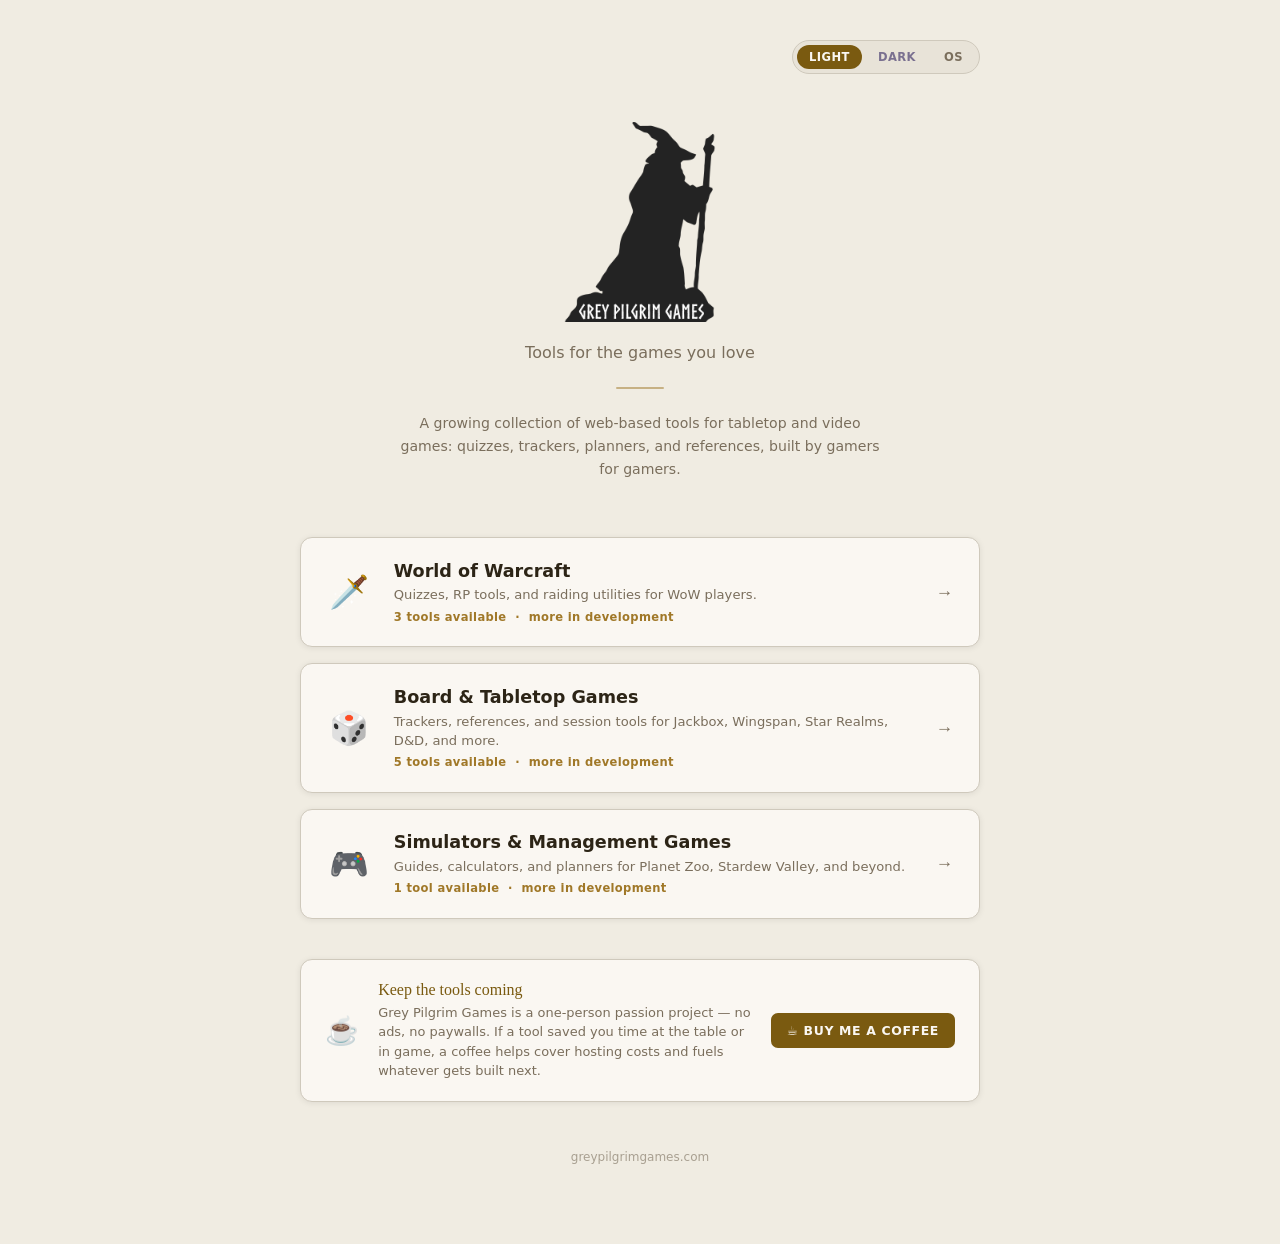
<file: index.html>
<!DOCTYPE html>
<html lang="en" data-theme="light">
<head>
  <meta charset="UTF-8">
  <meta name="viewport" content="width=device-width, initial-scale=1.0">
  <title>Grey Pilgrim Games</title>
    <link rel="stylesheet" href="/assets/css/theme.css">
  <style>
    *, *::before, *::after { box-sizing: border-box; margin: 0; padding: 0; }

    body {
      background: var(--bg);
      color: var(--text);
      font-family: var(--font);
      min-height: 100vh;
      display: flex;
      flex-direction: column;
      align-items: center;
      padding: 2.5rem 1rem 5rem;
      transition: background 0.2s, color 0.2s;
    }

    /* ── Top bar ── */
    #top-bar {
      width: 100%;
      max-width: 680px;
      display: flex;
      justify-content: flex-end;
      margin-bottom: 3rem;
    }

    #theme-bar {
      display: inline-flex;
      gap: 0.25rem;
      background: var(--surface2);
      border: 1px solid var(--border);
      border-radius: 20px;
      padding: 0.25rem;
    }

    #theme-bar button {
      font-family: var(--font-ui);
      font-size: 0.72rem;
      font-weight: 600;
      letter-spacing: 0.04em;
      text-transform: uppercase;
      background: transparent;
      color: var(--text-muted);
      border: none;
      border-radius: 16px;
      padding: 0.3rem 0.75rem;
      cursor: pointer;
      transition: background 0.15s, color 0.15s;
    }

    #theme-bar button.active { background: var(--gold); color: var(--surface); }

    /* ── Hero ── */
    #hero {
      text-align: center;
      margin-bottom: 3.5rem;
      width: 100%;
      max-width: 680px;
    }

    #hero h1 {
      position: absolute;
      width: 1px;
      height: 1px;
      overflow: hidden;
      clip: rect(0,0,0,0);
      white-space: nowrap;
    }

    #hero-logo {
      height: 200px;
      width: auto;
      display: block;
      margin: 0 auto;
    }

    [data-theme="dark"] #hero-logo { filter: invert(1); }

    @media (prefers-color-scheme: dark) {
      [data-theme="os"] #hero-logo { filter: invert(1); }
    }

    #hero .tagline {
      font-family: var(--font-ui);
      font-size: 1rem;
      color: var(--text-muted);
      margin-top: 1.2rem;
      line-height: 1.5;
    }

    #hero .divider {
      width: 48px;
      height: 2px;
      background: var(--gold-dim);
      margin: 1.4rem auto;
      border-radius: 1px;
      opacity: 0.5;
    }

    #hero .about {
      font-family: var(--font-ui);
      font-size: 0.88rem;
      color: var(--text-muted);
      max-width: 480px;
      margin: 0 auto;
      line-height: 1.65;
    }

    /* ── Category cards ── */
    #categories {
      width: 100%;
      max-width: 680px;
      display: flex;
      flex-direction: column;
      gap: 1rem;
    }

    .cat-card {
      background: var(--surface);
      border: 1px solid var(--border);
      border-radius: 12px;
      padding: 1.4rem 1.6rem;
      display: flex;
      align-items: center;
      gap: 1.4rem;
      box-shadow: 0 1px 6px var(--shadow);
      text-decoration: none;
      color: inherit;
      transition: border-color 0.15s, box-shadow 0.15s, transform 0.12s;
    }

    .cat-card:hover {
      border-color: var(--gold-dim);
      box-shadow: 0 4px 16px var(--shadow);
      transform: translateY(-1px);
    }

    .cat-icon {
      font-size: 2rem;
      flex-shrink: 0;
      width: 2.8rem;
      text-align: center;
    }

    .cat-body { flex: 1; }

    .cat-title {
      font-family: var(--font-ui);
      font-size: 1.1rem;
      font-weight: 700;
      color: var(--text);
      margin-bottom: 0.3rem;
    }

    .cat-desc {
      font-family: var(--font-ui);
      font-size: 0.82rem;
      color: var(--text-muted);
      line-height: 1.45;
    }

    .cat-meta {
      font-family: var(--font-ui);
      font-size: 0.72rem;
      color: var(--gold-dim);
      margin-top: 0.35rem;
      font-weight: 600;
      letter-spacing: 0.03em;
    }

    .cat-arrow {
      font-size: 1.1rem;
      color: var(--text-muted);
      flex-shrink: 0;
    }

    /* ── Ko-fi support card ── */
    .support-wrap {
      width: 100%;
      max-width: 680px;
      margin-top: 2.5rem;
    }
    .support-card {
      background: var(--surface);
      border: 1px solid var(--border);
      border-radius: 12px;
      padding: 1.3rem 1.5rem;
      display: flex;
      align-items: center;
      gap: 1.2rem;
      box-shadow: 0 1px 6px var(--shadow);
    }
    .support-icon { font-size: 1.7rem; flex-shrink: 0; }
    .support-body { flex: 1; }
    .support-title {
      font-family: var(--font);
      font-size: 1rem;
      color: var(--gold);
      margin-bottom: 0.25rem;
    }
    .support-text {
      font-family: var(--font-ui);
      font-size: 0.81rem;
      color: var(--text-muted);
      line-height: 1.5;
    }
    .support-btn {
      flex-shrink: 0;
      display: inline-block;
      background: var(--gold);
      color: var(--surface);
      font-family: var(--font-ui);
      font-size: 0.78rem;
      font-weight: 700;
      letter-spacing: 0.05em;
      text-transform: uppercase;
      text-decoration: none;
      border-radius: 7px;
      padding: 0.6rem 1rem;
      white-space: nowrap;
      transition: opacity 0.15s;
    }
    .support-btn:hover { opacity: 0.82; }
    @media (max-width: 520px) {
      .support-card { flex-wrap: wrap; }
      .support-btn  { width: 100%; text-align: center; }
    }

    /* ── Footer ── */
    footer {
      margin-top: 3rem;
      font-family: var(--font-ui);
      font-size: 0.75rem;
      color: var(--text-muted);
      opacity: 0.6;
      text-align: center;
    }
  </style>
  <link rel="icon" type="image/x-icon"       href="/favicon.ico">
  <link rel="icon" type="image/png" sizes="32x32" href="/assets/icons/favicon-32x32.png">
  <link rel="icon" type="image/png" sizes="16x16" href="/assets/icons/favicon-16x16.png">
  <link rel="apple-touch-icon" sizes="180x180"    href="/assets/icons/apple-touch-icon.png">
</head>
<body>

<div id="top-bar">
  <div id="theme-bar">
    <button data-theme="light" class="active">Light</button>
    <button data-theme="dark">Dark</button>
    <button data-theme="os">OS</button>
  </div>
</div>

<div id="hero">
  <h1>Grey Pilgrim Games</h1>
  <img id="hero-logo" src="/assets/img/grey-pilgrim-games-nobg-1000px.png" alt="Grey Pilgrim Games">
  <p class="tagline">Tools for the games you love</p>
  <div class="divider"></div>
  <p class="about">A growing collection of web-based tools for tabletop and video games: quizzes, trackers, planners, and references, built by gamers for gamers.</p>
</div>

<div id="categories">

  <a class="cat-card" href="/wow/">
    <div class="cat-icon">🗡️</div>
    <div class="cat-body">
      <div class="cat-title">World of Warcraft</div>
      <div class="cat-desc">Quizzes, RP tools, and raiding utilities for WoW players.</div>
      <div class="cat-meta">3 tools available &nbsp;·&nbsp; more in development</div>
    </div>
    <div class="cat-arrow">→</div>
  </a>

  <a class="cat-card" href="/boardgames/">
    <div class="cat-icon">🎲</div>
    <div class="cat-body">
      <div class="cat-title">Board &amp; Tabletop Games</div>
      <div class="cat-desc">Trackers, references, and session tools for Jackbox, Wingspan, Star Realms, D&amp;D, and more.</div>
      <div class="cat-meta">5 tools available &nbsp;·&nbsp; more in development</div>
    </div>
    <div class="cat-arrow">→</div>
  </a>

  <a class="cat-card" href="/simulators/">
    <div class="cat-icon">🎮</div>
    <div class="cat-body">
      <div class="cat-title">Simulators &amp; Management Games</div>
      <div class="cat-desc">Guides, calculators, and planners for Planet Zoo, Stardew Valley, and beyond.</div>
      <div class="cat-meta">1 tool available &nbsp;·&nbsp; more in development</div>
    </div>
    <div class="cat-arrow">→</div>
  </a>

</div>

<div class="support-wrap">
  <div class="support-card">
    <div class="support-icon">☕</div>
    <div class="support-body">
      <div class="support-title">Keep the tools coming</div>
      <p class="support-text">Grey Pilgrim Games is a one-person passion project — no ads, no paywalls. If a tool saved you time at the table or in game, a coffee helps cover hosting costs and fuels whatever gets built next.</p>
    </div>
    <a class="support-btn" href="https://ko-fi.com/radagastirl" target="_blank" rel="noopener">☕ Buy me a coffee</a>
  </div>
</div>

<footer>greypilgrimgames.com</footer>

  <script src="/assets/js/theme.js" defer></script>
</body>
</html>
</file>
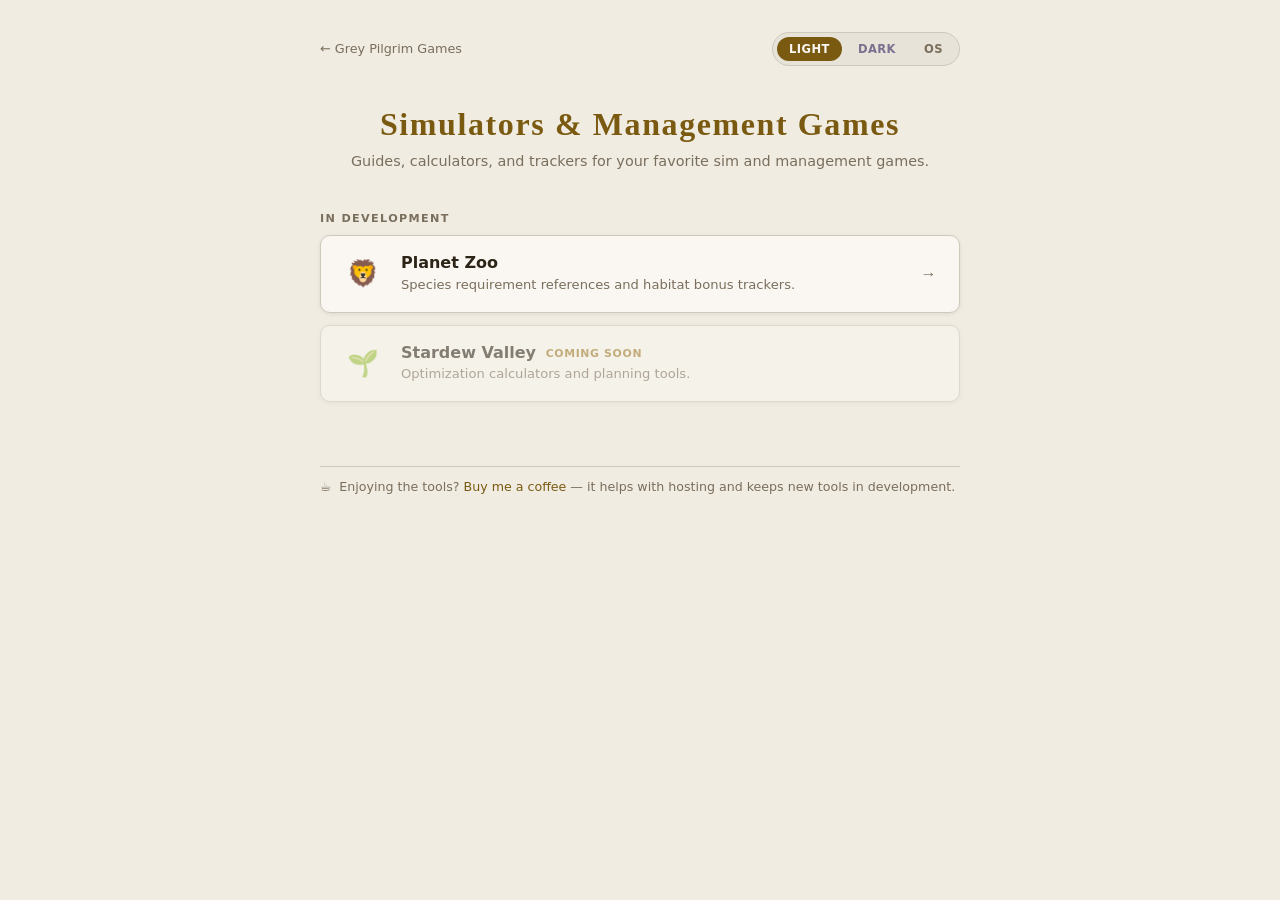
<file: simulators/index.html>
<!DOCTYPE html>
<html lang="en" data-theme="light">
<head>
  <meta charset="UTF-8">
  <meta name="viewport" content="width=device-width, initial-scale=1.0">
  <title>Simulators & Management Games — Grey Pilgrim Games</title>
    <link rel="stylesheet" href="/assets/css/theme.css">
  <style>
    *, *::before, *::after { box-sizing: border-box; margin: 0; padding: 0; }

    body {
      background: var(--bg);
      color: var(--text);
      font-family: var(--font);
      min-height: 100vh;
      display: flex;
      flex-direction: column;
      align-items: center;
      padding: 2rem 1rem 4rem;
      transition: background 0.2s, color 0.2s;
    }

    nav {
      width: 100%;
      max-width: 640px;
      display: flex;
      justify-content: space-between;
      align-items: center;
      margin-bottom: 2.5rem;
    }

    nav a {
      font-family: var(--font-ui);
      font-size: 0.8rem;
      color: var(--text-muted);
      text-decoration: none;
    }

    nav a:hover { color: var(--gold); }

    #theme-bar {
      display: inline-flex;
      gap: 0.25rem;
      background: var(--surface2);
      border: 1px solid var(--border);
      border-radius: 20px;
      padding: 0.25rem;
    }

    #theme-bar button {
      font-family: var(--font-ui);
      font-size: 0.72rem;
      font-weight: 600;
      letter-spacing: 0.04em;
      text-transform: uppercase;
      background: transparent;
      color: var(--text-muted);
      border: none;
      border-radius: 16px;
      padding: 0.3rem 0.75rem;
      cursor: pointer;
      transition: background 0.15s, color 0.15s;
    }

    #theme-bar button.active { background: var(--gold); color: var(--surface); }

    header {
      text-align: center;
      margin-bottom: 2.5rem;
      width: 100%;
      max-width: 640px;
    }

    header h1 {
      font-size: 2rem;
      color: var(--gold);
      letter-spacing: 0.05em;
    }

    header p {
      color: var(--text-muted);
      font-family: var(--font-ui);
      font-size: 0.9rem;
      margin-top: 0.5rem;
      line-height: 1.5;
    }

    .section-label {
      font-family: var(--font-ui);
      font-size: 0.7rem;
      font-weight: 700;
      text-transform: uppercase;
      letter-spacing: 0.12em;
      color: var(--text-muted);
      width: 100%;
      max-width: 640px;
      margin-bottom: 0.6rem;
    }

    .card-list {
      width: 100%;
      max-width: 640px;
      display: flex;
      flex-direction: column;
      gap: 0.75rem;
      margin-bottom: 2.5rem;
    }

    .card {
      background: var(--surface);
      border: 1px solid var(--border);
      border-radius: 10px;
      padding: 1.1rem 1.4rem;
      display: flex;
      align-items: center;
      gap: 1.2rem;
      box-shadow: 0 1px 4px var(--shadow);
      text-decoration: none;
      color: inherit;
      transition: border-color 0.15s, box-shadow 0.15s;
    }

    a.card:hover {
      border-color: var(--gold-dim);
      box-shadow: 0 2px 10px var(--shadow);
    }

    .card-icon {
      font-size: 1.6rem;
      flex-shrink: 0;
      width: 2.4rem;
      text-align: center;
    }

    .card-body { flex: 1; }

    .card-title {
      font-family: var(--font-ui);
      font-size: 1rem;
      font-weight: 700;
      color: var(--text);
      margin-bottom: 0.2rem;
    }

    .card-desc {
      font-family: var(--font-ui);
      font-size: 0.82rem;
      color: var(--text-muted);
      line-height: 1.4;
    }

    .card-arrow {
      font-size: 1rem;
      color: var(--text-muted);
      flex-shrink: 0;
    }

    .card.soon {
      opacity: 0.55;
      cursor: default;
    }

    .card.soon .card-title::after {
      content: 'Coming soon';
      font-size: 0.68rem;
      font-weight: 600;
      text-transform: uppercase;
      letter-spacing: 0.06em;
      color: var(--gold-dim);
      margin-left: 0.6rem;
      vertical-align: middle;
    }

    /* ── Ko-fi strip ── */
    .kofi-strip {
      width: 100%; max-width: 640px;
      margin-top: 1.5rem; padding: 0.75rem 0;
      border-top: 1px solid var(--border);
      display: flex; align-items: center; gap: 0.5rem;
      font-family: var(--font-ui); font-size: 0.79rem; color: var(--text-muted);
    }
    .kofi-strip a { color: var(--gold); text-decoration: none; }
    .kofi-strip a:hover { text-decoration: underline; }
  </style>
  <link rel="icon" type="image/x-icon"       href="/favicon.ico">
  <link rel="icon" type="image/png" sizes="32x32" href="/assets/icons/favicon-32x32.png">
  <link rel="icon" type="image/png" sizes="16x16" href="/assets/icons/favicon-16x16.png">
  <link rel="apple-touch-icon" sizes="180x180"    href="/assets/icons/apple-touch-icon.png">
</head>
<body>

<nav>
  <a href="/">← Grey Pilgrim Games</a>
  <div id="theme-bar">
    <button data-theme="light" class="active">Light</button>
    <button data-theme="dark">Dark</button>
    <button data-theme="os">OS</button>
  </div>
</nav>

<header>
  <h1>Simulators &amp; Management Games</h1>
  <p>Guides, calculators, and trackers for your favorite sim and management games.</p>
</header>

<div class="section-label">In development</div>
<div class="card-list">
  <a class="card" href="/simulators/planet-zoo/">
    <div class="card-icon">🦁</div>
    <div class="card-body">
      <div class="card-title">Planet Zoo</div>
      <div class="card-desc">Species requirement references and habitat bonus trackers.</div>
    </div>
    <div class="card-arrow">→</div>
  </a>
  <div class="card soon">
    <div class="card-icon">🌱</div>
    <div class="card-body">
      <div class="card-title">Stardew Valley</div>
      <div class="card-desc">Optimization calculators and planning tools.</div>
    </div>
  </div>
</div>

<div class="kofi-strip">
  <span>☕</span>
  <span>Enjoying the tools? <a href="https://ko-fi.com/radagastirl" target="_blank" rel="noopener">Buy me a coffee</a> — it helps with hosting and keeps new tools in development.</span>
</div>

  <script src="/assets/js/theme.js" defer></script>
</body>
</html>
</file>
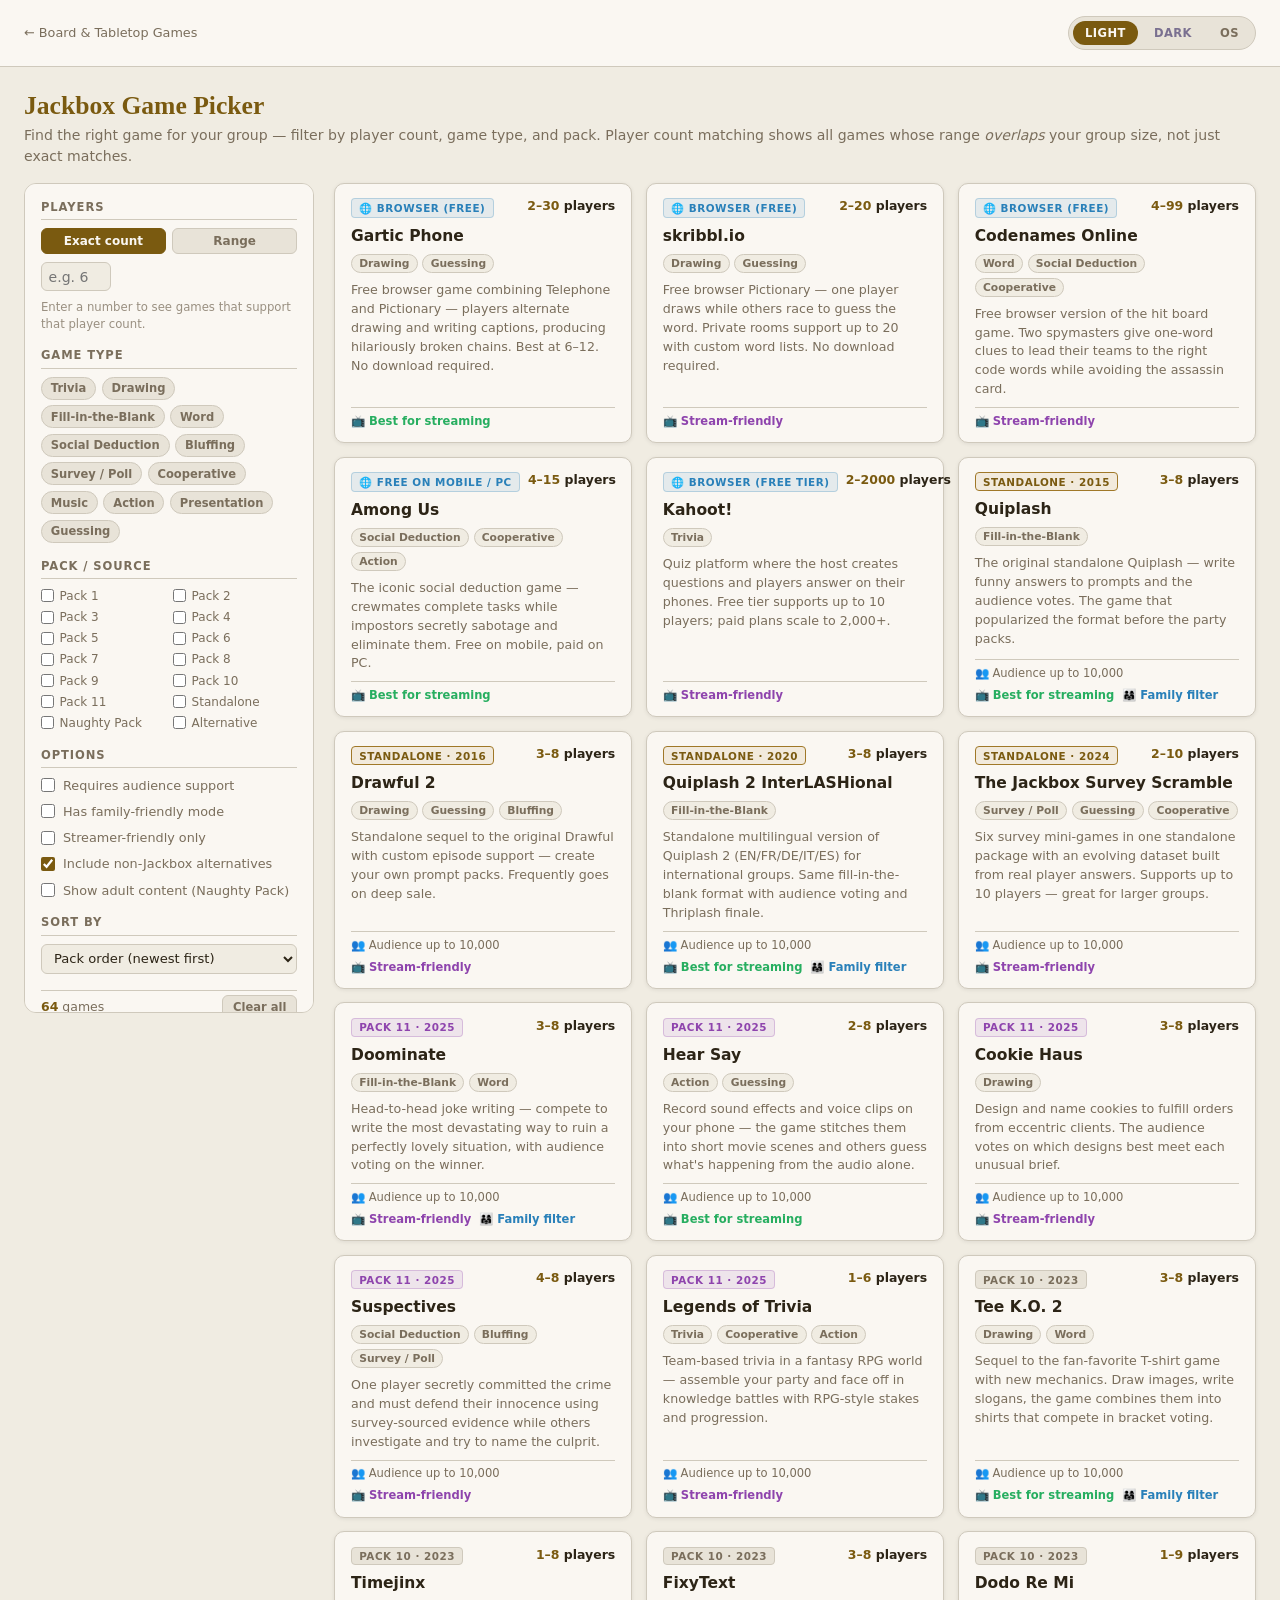
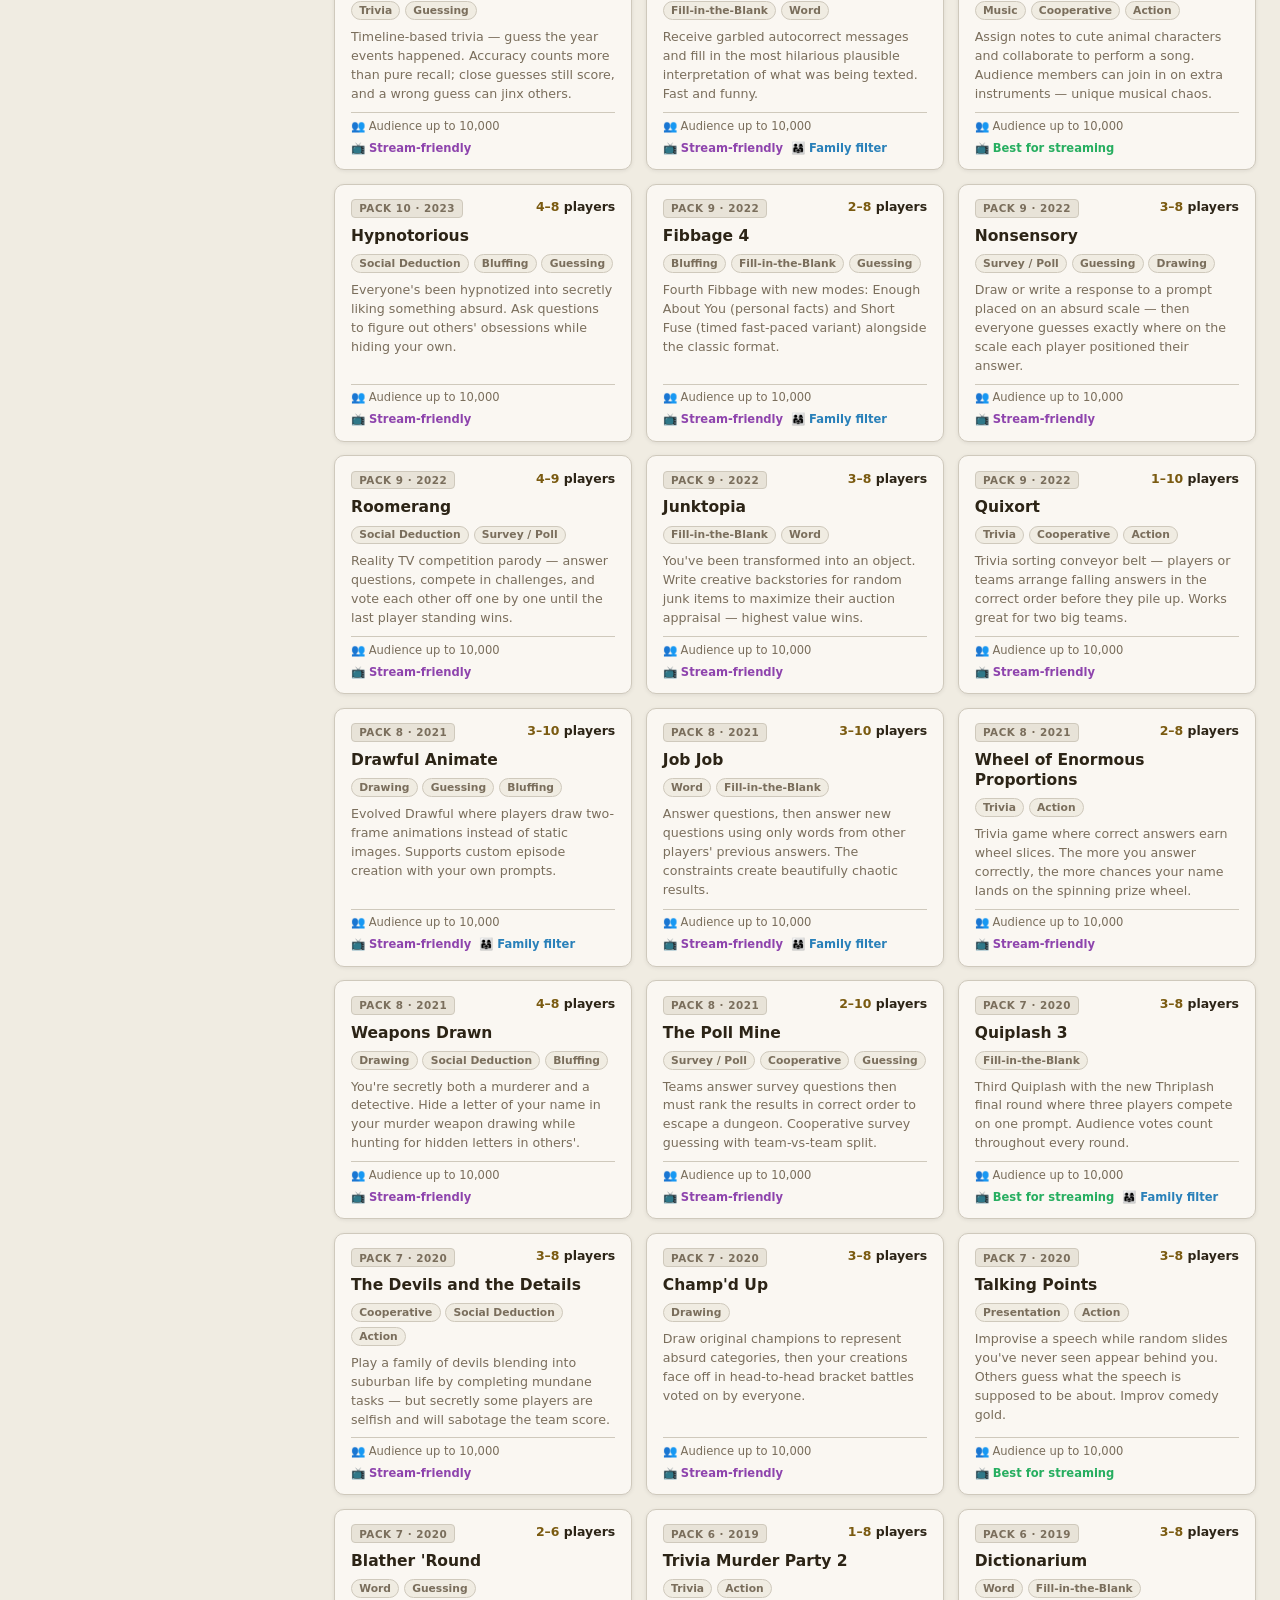
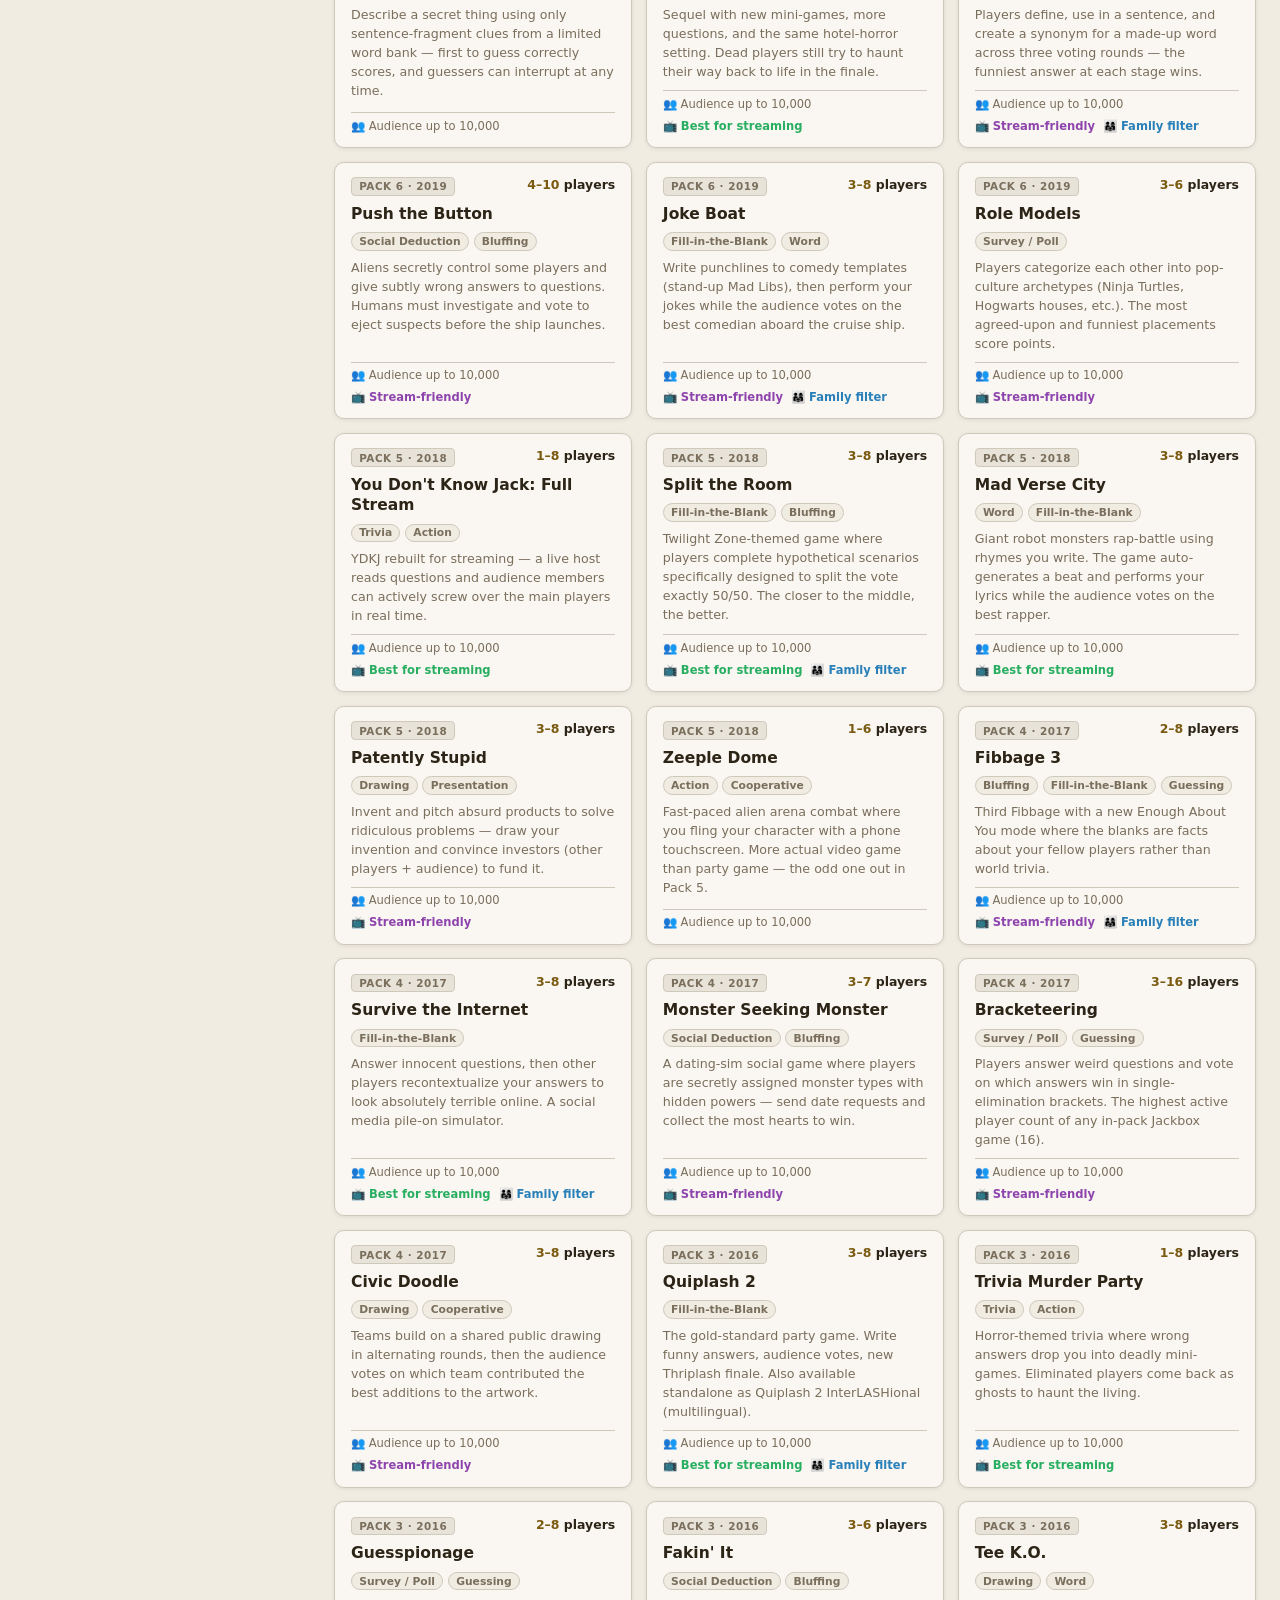
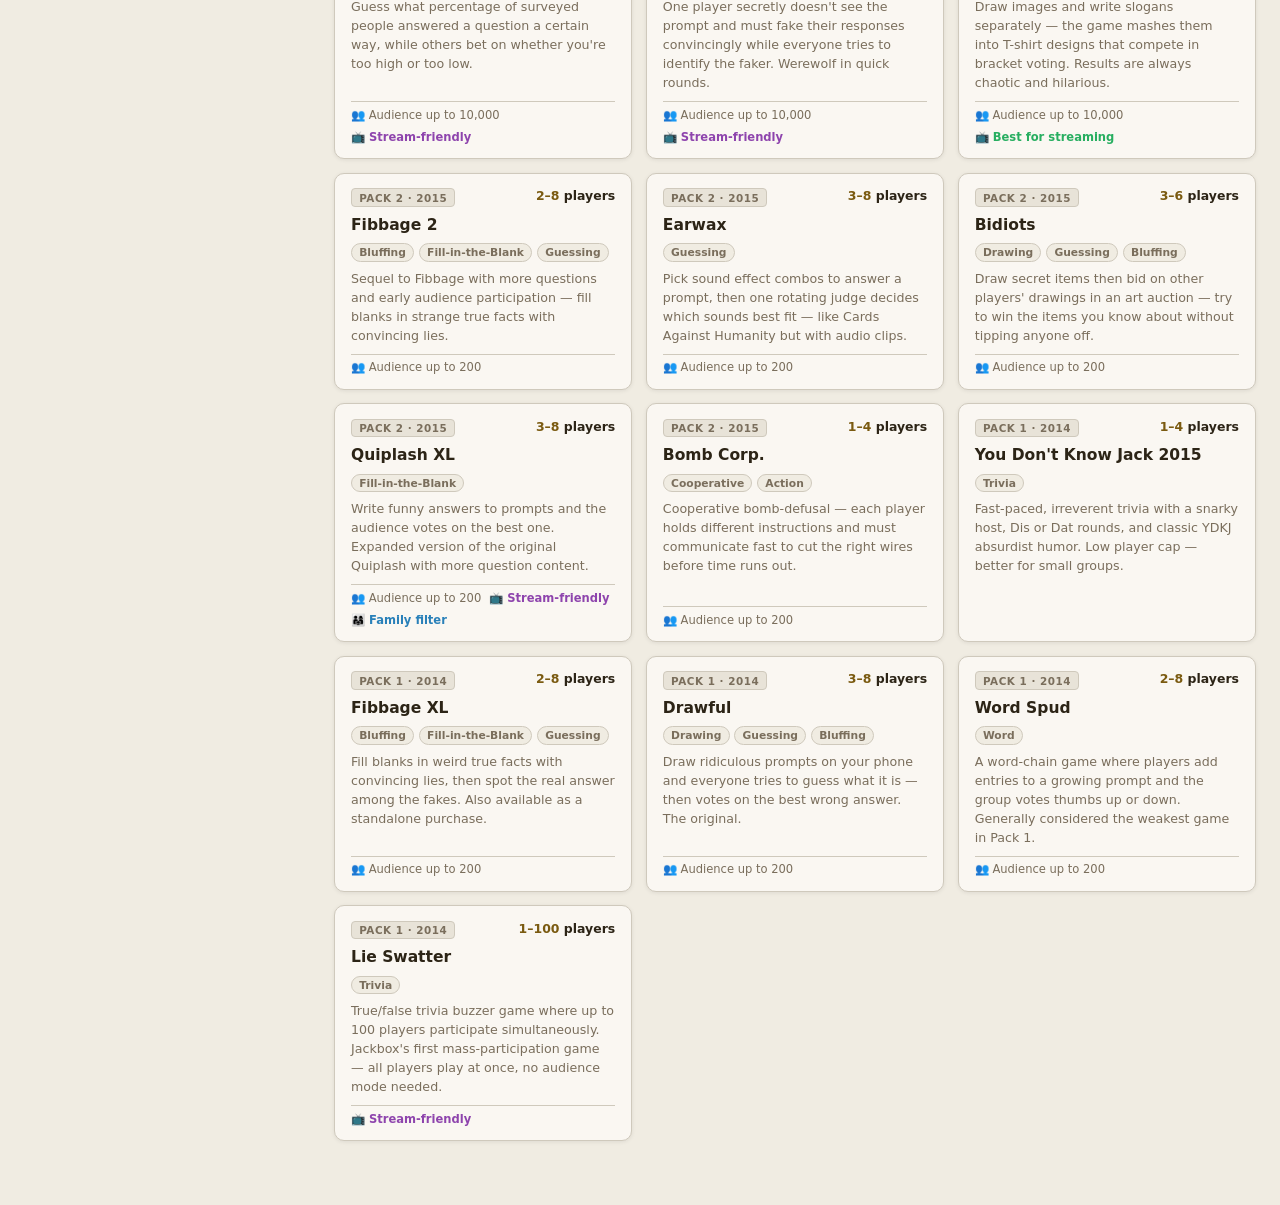
<file: boardgames/jackbox/index.html>
<!DOCTYPE html>
<html lang="en" data-theme="light">
<head>
  <meta charset="UTF-8">
  <meta name="viewport" content="width=device-width, initial-scale=1.0">
  <title>Jackbox Game Picker — Grey Pilgrim Games</title>
  <link rel="stylesheet" href="/assets/css/theme.css">
  <style>
    *, *::before, *::after { box-sizing: border-box; margin: 0; padding: 0; }

    body {
      background: var(--bg);
      color: var(--text);
      font-family: var(--font);
      min-height: 100vh;
      display: flex;
      flex-direction: column;
      padding: 0 0 4rem;
      transition: background 0.2s, color 0.2s;
    }

    /* ── Nav ── */
    nav {
      display: flex;
      justify-content: space-between;
      align-items: center;
      padding: 1rem 1.5rem;
      border-bottom: 1px solid var(--border);
      background: var(--surface);
      position: sticky;
      top: 0;
      z-index: 50;
    }
    nav a { font-family: var(--font-ui); font-size: 0.8rem; color: var(--text-muted); text-decoration: none; }
    nav a:hover { color: var(--gold); }
    #theme-bar { display: inline-flex; gap: 0.25rem; background: var(--surface2); border: 1px solid var(--border); border-radius: 20px; padding: 0.25rem; }
    #theme-bar button { font-family: var(--font-ui); font-size: 0.72rem; font-weight: 600; letter-spacing: 0.04em; text-transform: uppercase; background: transparent; color: var(--text-muted); border: none; border-radius: 16px; padding: 0.3rem 0.75rem; cursor: pointer; transition: background 0.15s, color 0.15s; }
    #theme-bar button.active { background: var(--gold); color: var(--surface); }

    /* ── Page header ── */
    #page-header {
      padding: 1.5rem 1.5rem 1rem;
      max-width: 1440px;
      width: 100%;
      margin: 0 auto;
    }
    #page-header h1 { font-size: 1.6rem; color: var(--gold); margin-bottom: 0.25rem; }
    #page-header p { font-family: var(--font-ui); font-size: 0.88rem; color: var(--text-muted); line-height: 1.5; }

    /* ── Layout ── */
    #app-layout {
      display: grid;
      grid-template-columns: 290px 1fr;
      gap: 1.25rem;
      align-items: start;
      max-width: 1440px;
      width: 100%;
      margin: 0 auto;
      padding: 0 1.5rem;
    }

    /* ── Filter sidebar ── */
    #filters {
      position: sticky;
      top: 57px;
      max-height: calc(100vh - 70px);
      overflow-y: auto;
      background: var(--surface);
      border: 1px solid var(--border);
      border-radius: 12px;
      padding: 1rem;
      display: flex;
      flex-direction: column;
      gap: 1rem;
      scrollbar-width: thin;
    }

    .filter-section { display: flex; flex-direction: column; gap: 0.5rem; }
    .filter-label {
      font-family: var(--font-ui);
      font-size: 0.72rem;
      font-weight: 700;
      letter-spacing: 0.08em;
      text-transform: uppercase;
      color: var(--text-muted);
      padding-bottom: 0.35rem;
      border-bottom: 1px solid var(--border);
    }

    /* Player count filter */
    .player-mode-row {
      display: flex;
      gap: 0.4rem;
    }
    .player-mode-btn {
      flex: 1;
      font-family: var(--font-ui);
      font-size: 0.75rem;
      font-weight: 600;
      padding: 0.3rem 0;
      border: 1px solid var(--border);
      border-radius: 6px;
      background: var(--surface2);
      color: var(--text-muted);
      cursor: pointer;
      transition: background 0.12s, color 0.12s, border-color 0.12s;
      text-align: center;
    }
    .player-mode-btn.active { background: var(--gold); color: var(--surface); border-color: var(--gold); }

    .player-inputs { display: flex; gap: 0.4rem; align-items: center; }
    .player-input {
      width: 70px;
      font-family: var(--font-ui);
      font-size: 0.88rem;
      padding: 0.35rem 0.4rem;
      text-align: center;
      background: var(--bg);
      color: var(--text);
      border: 1px solid var(--border);
      border-radius: 6px;
    }
    .player-input:focus { outline: none; border-color: var(--gold-dim); }
    .player-sep { font-family: var(--font-ui); font-size: 0.8rem; color: var(--text-muted); }
    #player-range-inputs { display: none; }
    #player-exact-inputs { display: flex; }

    .player-hint {
      font-family: var(--font-ui);
      font-size: 0.73rem;
      color: var(--text-muted);
      line-height: 1.4;
      opacity: 0.75;
    }

    /* Category chips */
    .chip-grid {
      display: flex;
      flex-wrap: wrap;
      gap: 0.35rem;
    }
    .chip {
      font-family: var(--font-ui);
      font-size: 0.72rem;
      font-weight: 600;
      padding: 0.22rem 0.55rem;
      border: 1px solid var(--border);
      border-radius: 12px;
      background: var(--surface2);
      color: var(--text-muted);
      cursor: pointer;
      transition: background 0.12s, color 0.12s, border-color 0.12s;
      user-select: none;
    }
    .chip:hover { border-color: var(--gold-dim); color: var(--text); }
    .chip.active { background: var(--gold); color: var(--surface); border-color: var(--gold); }

    /* Pack checkboxes */
    .pack-check-grid {
      display: grid;
      grid-template-columns: 1fr 1fr;
      gap: 0.25rem 0.5rem;
    }
    .pack-check-label {
      display: flex;
      align-items: center;
      gap: 0.35rem;
      font-family: var(--font-ui);
      font-size: 0.75rem;
      color: var(--text-muted);
      cursor: pointer;
      padding: 0.1rem 0;
    }
    .pack-check-label input[type=checkbox] { accent-color: var(--gold); width: 13px; height: 13px; flex-shrink: 0; }
    .pack-check-label:hover { color: var(--text); }

    /* Options toggles */
    .option-row {
      display: flex;
      align-items: center;
      gap: 0.5rem;
      font-family: var(--font-ui);
      font-size: 0.8rem;
      color: var(--text-muted);
      cursor: pointer;
      padding: 0.1rem 0;
    }
    .option-row input[type=checkbox] { accent-color: var(--gold); width: 14px; height: 14px; flex-shrink: 0; cursor: pointer; }

    /* Sort */
    #sort-select {
      width: 100%;
      font-family: var(--font-ui);
      font-size: 0.82rem;
      padding: 0.35rem 0.5rem;
      background: var(--bg);
      color: var(--text);
      border: 1px solid var(--border);
      border-radius: 6px;
      cursor: pointer;
    }

    /* Result count + clear */
    #filter-footer {
      display: flex;
      align-items: center;
      justify-content: space-between;
      padding-top: 0.25rem;
      border-top: 1px solid var(--border);
    }
    #result-count { font-family: var(--font-ui); font-size: 0.78rem; color: var(--text-muted); }
    #result-count strong { color: var(--gold); }
    #btn-clear {
      font-family: var(--font-ui);
      font-size: 0.72rem;
      font-weight: 600;
      padding: 0.25rem 0.6rem;
      border: 1px solid var(--border);
      border-radius: 6px;
      background: var(--surface2);
      color: var(--text-muted);
      cursor: pointer;
      transition: background 0.12s;
    }
    #btn-clear:hover { background: var(--border); color: var(--text); }

    /* ── Results area ── */
    #results { min-width: 0; }

    #active-filter-bar {
      font-family: var(--font-ui);
      font-size: 0.8rem;
      color: var(--text-muted);
      background: var(--surface);
      border: 1px solid var(--border);
      border-radius: 8px;
      padding: 0.5rem 0.85rem;
      margin-bottom: 0.85rem;
      display: none;
    }
    #active-filter-bar.visible { display: block; }
    #active-filter-bar strong { color: var(--gold); }

    #game-grid {
      display: grid;
      grid-template-columns: repeat(auto-fill, minmax(280px, 1fr));
      gap: 0.85rem;
    }

    /* ── Game card ── */
    .game-card {
      background: var(--surface);
      border: 1px solid var(--border);
      border-radius: 10px;
      padding: 0.9rem 1rem;
      display: flex;
      flex-direction: column;
      gap: 0.5rem;
      box-shadow: 0 1px 4px var(--shadow);
      transition: border-color 0.15s, box-shadow 0.15s;
    }
    .game-card:hover { border-color: var(--gold-dim); box-shadow: 0 2px 10px var(--shadow); }

    .card-top {
      display: flex;
      align-items: flex-start;
      justify-content: space-between;
      gap: 0.5rem;
    }
    .card-badges { display: flex; align-items: center; gap: 0.35rem; flex-wrap: wrap; }

    .pack-badge {
      font-family: var(--font-ui);
      font-size: 0.65rem;
      font-weight: 700;
      letter-spacing: 0.05em;
      text-transform: uppercase;
      padding: 0.15rem 0.45rem;
      border-radius: 4px;
      background: var(--surface2);
      color: var(--text-muted);
      border: 1px solid var(--border);
      white-space: nowrap;
    }
    .pack-badge.standalone { background: rgba(180,140,60,0.12); color: var(--gold); border-color: var(--gold-dim); }
    .pack-badge.naughty { background: rgba(192,57,43,0.1); color: #c0392b; border-color: rgba(192,57,43,0.25); }
    .pack-badge.alternative { background: rgba(41,128,185,0.1); color: #2980b9; border-color: rgba(41,128,185,0.25); }
    .pack-badge.pack-11 { background: rgba(142,68,173,0.1); color: #8e44ad; border-color: rgba(142,68,173,0.25); }

    .adult-badge {
      font-family: var(--font-ui);
      font-size: 0.62rem;
      font-weight: 700;
      letter-spacing: 0.04em;
      text-transform: uppercase;
      padding: 0.15rem 0.4rem;
      border-radius: 4px;
      background: rgba(192,57,43,0.1);
      color: #c0392b;
      border: 1px solid rgba(192,57,43,0.25);
    }

    .player-pill {
      font-family: var(--font-ui);
      font-size: 0.78rem;
      font-weight: 700;
      color: var(--text);
      white-space: nowrap;
    }
    .player-pill .player-num { color: var(--gold); }

    .card-name {
      font-family: var(--font-ui);
      font-size: 0.97rem;
      font-weight: 700;
      color: var(--text);
      line-height: 1.3;
    }

    .card-tags {
      display: flex;
      flex-wrap: wrap;
      gap: 0.3rem;
    }
    .cat-tag {
      font-family: var(--font-ui);
      font-size: 0.67rem;
      font-weight: 600;
      padding: 0.12rem 0.45rem;
      border-radius: 10px;
      background: var(--bg);
      color: var(--text-muted);
      border: 1px solid var(--border);
    }

    .card-desc {
      font-family: var(--font-ui);
      font-size: 0.79rem;
      color: var(--text-muted);
      line-height: 1.5;
      flex: 1;
    }

    .card-footer {
      display: flex;
      align-items: center;
      flex-wrap: wrap;
      gap: 0.5rem;
      padding-top: 0.35rem;
      border-top: 1px solid var(--border);
      font-family: var(--font-ui);
      font-size: 0.72rem;
      color: var(--text-muted);
    }
    .card-footer-item { display: flex; align-items: center; gap: 0.25rem; }
    .stream-badge { color: #27ae60; font-weight: 600; }
    .stream-badge.high { color: #8e44ad; }
    .family-badge { color: #2980b9; font-weight: 600; }
    .platform-badge { font-style: italic; }

    /* ── No results ── */
    #no-results {
      display: none;
      text-align: center;
      padding: 3rem 1rem;
      color: var(--text-muted);
      font-family: var(--font-ui);
    }
    #no-results h3 { font-size: 1.1rem; color: var(--gold); margin-bottom: 0.5rem; }

    /* ── Mobile filter toggle ── */
    #mobile-filter-btn {
      display: none;
      font-family: var(--font-ui);
      font-size: 0.8rem;
      font-weight: 700;
      padding: 0.5rem 1rem;
      border: 1px solid var(--border);
      border-radius: 8px;
      background: var(--surface);
      color: var(--text-muted);
      cursor: pointer;
      margin: 0.75rem 0 0.5rem;
      width: 100%;
      text-align: left;
    }
    #mobile-filter-btn:hover { color: var(--text); }

    /* ── Responsive ── */
    @media (max-width: 900px) {
      #app-layout { grid-template-columns: 1fr; }
      #filters {
        position: static;
        max-height: none;
        display: none;
      }
      #filters.open { display: flex; }
      #mobile-filter-btn { display: block; }
    }

    @media (max-width: 560px) {
      #game-grid { grid-template-columns: 1fr; }
      nav { padding: 0.75rem 1rem; }
      #page-header { padding: 1rem 1rem 0.75rem; }
      #app-layout { padding: 0 1rem; }
    }
  </style>
  <link rel="icon" type="image/x-icon" href="/favicon.ico">
  <link rel="icon" type="image/png" sizes="32x32" href="/assets/icons/favicon-32x32.png">
  <link rel="icon" type="image/png" sizes="16x16" href="/assets/icons/favicon-16x16.png">
  <link rel="apple-touch-icon" sizes="180x180" href="/assets/icons/apple-touch-icon.png">
</head>
<body>

<nav>
  <a href="/boardgames/">← Board &amp; Tabletop Games</a>
  <div id="theme-bar">
    <button data-theme="light" class="active">Light</button>
    <button data-theme="dark">Dark</button>
    <button data-theme="os">OS</button>
  </div>
</nav>

<div id="page-header">
  <h1>Jackbox Game Picker</h1>
  <p>Find the right game for your group — filter by player count, game type, and pack. Player count matching shows all games whose range <em>overlaps</em> your group size, not just exact matches.</p>
</div>

<div id="app-layout">

  <!-- ── Filters ── -->
  <button id="mobile-filter-btn" onclick="document.getElementById('filters').classList.toggle('open'); this.textContent = document.getElementById('filters').classList.contains('open') ? '▲ Hide Filters' : '▼ Show Filters';">▼ Show Filters</button>

  <aside id="filters">

    <div class="filter-section">
      <div class="filter-label">Players</div>
      <div class="player-mode-row">
        <button class="player-mode-btn active" id="mode-exact" onclick="setPlayerMode('exact')">Exact count</button>
        <button class="player-mode-btn" id="mode-range" onclick="setPlayerMode('range')">Range</button>
      </div>
      <div id="player-exact-inputs" class="player-inputs">
        <input type="number" id="player-exact" class="player-input" placeholder="e.g. 6" min="1" max="100">
      </div>
      <div id="player-range-inputs" class="player-inputs">
        <input type="number" id="player-min" class="player-input" placeholder="Min" min="1" max="100">
        <span class="player-sep">to</span>
        <input type="number" id="player-max" class="player-input" placeholder="Max" min="1" max="100">
      </div>
      <div class="player-hint" id="player-hint">Enter a number to see games that support that player count.</div>
    </div>

    <div class="filter-section">
      <div class="filter-label">Game Type</div>
      <div class="chip-grid" id="category-chips"></div>
    </div>

    <div class="filter-section">
      <div class="filter-label">Pack / Source</div>
      <div class="pack-check-grid" id="pack-checks"></div>
    </div>

    <div class="filter-section">
      <div class="filter-label">Options</div>
      <label class="option-row">
        <input type="checkbox" id="opt-audience"> Requires audience support
      </label>
      <label class="option-row">
        <input type="checkbox" id="opt-family"> Has family-friendly mode
      </label>
      <label class="option-row">
        <input type="checkbox" id="opt-stream"> Streamer-friendly only
      </label>
      <label class="option-row">
        <input type="checkbox" id="opt-alternatives" checked> Include non-Jackbox alternatives
      </label>
      <label class="option-row">
        <input type="checkbox" id="opt-naughty"> Show adult content (Naughty Pack)
      </label>
    </div>

    <div class="filter-section">
      <div class="filter-label">Sort by</div>
      <select id="sort-select">
        <option value="pack-desc" selected>Pack order (newest first)</option>
        <option value="pack">Pack order (oldest first)</option>
        <option value="name">Name A–Z</option>
        <option value="players-asc">Max players (low → high)</option>
        <option value="players-desc">Max players (high → low)</option>
      </select>
    </div>

    <div id="filter-footer">
      <div id="result-count"><strong>—</strong> games</div>
      <button id="btn-clear" onclick="clearFilters()">Clear all</button>
    </div>

  </aside>

  <!-- ── Results ── -->
  <div id="results">
    <div id="active-filter-bar"></div>
    <div id="game-grid"></div>
    <div id="no-results">
      <h3>No games found</h3>
      <p>Try adjusting your filters — or clear them all to start over.</p>
    </div>
  </div>

</div>

<script src="/assets/js/theme.js" defer></script>
<script>
'use strict';

const CATEGORIES = [
  { id: 'trivia',           label: 'Trivia' },
  { id: 'drawing',          label: 'Drawing' },
  { id: 'fill-in-the-blank',label: 'Fill-in-the-Blank' },
  { id: 'word',             label: 'Word' },
  { id: 'social-deduction', label: 'Social Deduction' },
  { id: 'bluffing',         label: 'Bluffing' },
  { id: 'survey',           label: 'Survey / Poll' },
  { id: 'cooperative',      label: 'Cooperative' },
  { id: 'music',            label: 'Music' },
  { id: 'action',           label: 'Action' },
  { id: 'presentation',     label: 'Presentation' },
  { id: 'guessing',         label: 'Guessing' },
];

const ALL_PACKS = [
  'Pack 1','Pack 2','Pack 3','Pack 4','Pack 5','Pack 6',
  'Pack 7','Pack 8','Pack 9','Pack 10','Pack 11',
  'Standalone','Naughty Pack','Alternative',
];

let allGames = [];
let state = {
  playerMode: 'exact',
  playerExact: '',
  playerMin: '',
  playerMax: '',
  categories: [],
  packs: [],
  audience: false,
  family: false,
  stream: false,
  alternatives: true,
  naughty: false,
  sort: 'pack-desc',
};

// ── Build filter UI ──────────────────────────────────────────────────────────

function buildCategoryChips() {
  const wrap = document.getElementById('category-chips');
  CATEGORIES.forEach(cat => {
    const btn = document.createElement('button');
    btn.className = 'chip';
    btn.dataset.cat = cat.id;
    btn.textContent = cat.label;
    btn.addEventListener('click', () => {
      btn.classList.toggle('active');
      if (btn.classList.contains('active')) {
        state.categories.push(cat.id);
      } else {
        state.categories = state.categories.filter(c => c !== cat.id);
      }
      render();
    });
    wrap.appendChild(btn);
  });
}

function buildPackChecks() {
  const wrap = document.getElementById('pack-checks');
  ALL_PACKS.forEach(pack => {
    const label = document.createElement('label');
    label.className = 'pack-check-label';
    const cb = document.createElement('input');
    cb.type = 'checkbox';
    cb.dataset.pack = pack;
    cb.addEventListener('change', () => {
      if (cb.checked) {
        state.packs.push(pack);
      } else {
        state.packs = state.packs.filter(p => p !== pack);
      }
      render();
    });
    label.appendChild(cb);
    label.appendChild(document.createTextNode(pack));
    wrap.appendChild(label);
  });
}

// ── Player mode toggle ───────────────────────────────────────────────────────

function setPlayerMode(mode) {
  state.playerMode = mode;
  document.getElementById('mode-exact').classList.toggle('active', mode === 'exact');
  document.getElementById('mode-range').classList.toggle('active', mode === 'range');
  document.getElementById('player-exact-inputs').style.display = mode === 'exact' ? 'flex' : 'none';
  document.getElementById('player-range-inputs').style.display = mode === 'range' ? 'flex' : 'none';
  const hint = document.getElementById('player-hint');
  hint.textContent = mode === 'exact'
    ? 'Shows games whose player range includes this number.'
    : 'Shows games whose player range overlaps with your range.';
  render();
}

// ── Filtering ────────────────────────────────────────────────────────────────

function applyFilters(games) {
  let r = [...games];

  // Player count
  if (state.playerMode === 'exact' && state.playerExact !== '') {
    const n = parseInt(state.playerExact);
    if (!isNaN(n) && n > 0) {
      r = r.filter(g => g.minPlayers <= n && g.maxPlayers >= n);
    }
  } else if (state.playerMode === 'range') {
    const lo = parseInt(state.playerMin);
    const hi = parseInt(state.playerMax);
    const hasLo = !isNaN(lo) && lo > 0;
    const hasHi = !isNaN(hi) && hi > 0;
    if (hasLo || hasHi) {
      const qMin = hasLo ? lo : 1;
      const qMax = hasHi ? hi : 999;
      if (qMin <= qMax) {
        r = r.filter(g => g.minPlayers <= qMax && g.maxPlayers >= qMin);
      }
    }
  }

  // Categories (any match = show)
  if (state.categories.length > 0) {
    r = r.filter(g => state.categories.some(c => g.categories.includes(c)));
  }

  // Packs (any match = show)
  if (state.packs.length > 0) {
    r = r.filter(g => state.packs.includes(g.pack));
  }

  // Options
  if (state.audience)      r = r.filter(g => g.audienceSupport);
  if (state.family)        r = r.filter(g => g.hasFamilyFilter);
  if (state.stream)        r = r.filter(g => g.streamerFriendly === 'very-high' || g.streamerFriendly === 'high');
  if (!state.alternatives) r = r.filter(g => g.type === 'jackbox');
  if (!state.naughty)      r = r.filter(g => !g.isNaughty);

  // Sort
  const packOrder = g => {
    if (g.packNum !== null && g.packNum !== undefined) return g.packNum;
    if (g.pack === 'Standalone') return 50;
    if (g.pack === 'Naughty Pack') return 60;
    if (g.pack === 'Alternative') return 70;
    return 99;
  };

  switch (state.sort) {
    case 'name':       r.sort((a,b) => a.name.localeCompare(b.name)); break;
    case 'pack-desc':  r.sort((a,b) => packOrder(b) - packOrder(a)); break;
    case 'players-asc':  r.sort((a,b) => a.maxPlayers - b.maxPlayers || a.minPlayers - b.minPlayers); break;
    case 'players-desc': r.sort((a,b) => b.maxPlayers - a.maxPlayers || b.minPlayers - a.minPlayers); break;
    default: r.sort((a,b) => packOrder(a) - packOrder(b));
  }

  return r;
}

// ── Card rendering ────────────────────────────────────────────────────────────

function packBadgeClass(pack) {
  if (pack === 'Standalone') return 'pack-badge standalone';
  if (pack === 'Naughty Pack') return 'pack-badge naughty';
  if (pack === 'Alternative') return 'pack-badge alternative';
  if (pack === 'Pack 11') return 'pack-badge pack-11';
  return 'pack-badge';
}

function packBadgeLabel(g) {
  if (g.pack === 'Alternative') return '🌐 ' + (g.platform || 'Browser');
  if (g.packYear) return g.pack + (g.pack !== 'Standalone' && g.pack !== 'Naughty Pack' ? ' · ' + g.packYear : ' · ' + g.packYear);
  return g.pack;
}

function playerRangeLabel(g) {
  if (g.minPlayers === g.maxPlayers) return g.minPlayers + ' players';
  return g.minPlayers + '–' + g.maxPlayers + ' players';
}

function streamerLabel(level) {
  if (level === 'very-high') return { cls: 'stream-badge', text: '📺 Best for streaming' };
  if (level === 'high')      return { cls: 'stream-badge high', text: '📺 Stream-friendly' };
  return null;
}

function esc(s) {
  return String(s ?? '').replace(/&/g,'&amp;').replace(/</g,'&lt;').replace(/>/g,'&gt;').replace(/"/g,'&quot;');
}

function renderCard(g) {
  const card = document.createElement('div');
  card.className = 'game-card';

  // Pack badge + player count
  const top = document.createElement('div');
  top.className = 'card-top';

  const badges = document.createElement('div');
  badges.className = 'card-badges';
  badges.innerHTML = `<span class="${packBadgeClass(g.pack)}">${esc(packBadgeLabel(g))}</span>`;
  if (g.isNaughty) badges.innerHTML += `<span class="adult-badge">18+</span>`;

  const pill = document.createElement('div');
  pill.className = 'player-pill';
  const qn = state.playerMode === 'exact' && state.playerExact !== '' ? parseInt(state.playerExact) : null;
  const qlo = state.playerMode === 'range' ? parseInt(state.playerMin) || null : null;
  const qhi = state.playerMode === 'range' ? parseInt(state.playerMax) || null : null;
  if (g.minPlayers === g.maxPlayers) {
    pill.innerHTML = `<span class="player-num">${g.minPlayers}</span> player${g.minPlayers === 1 ? '' : 's'}`;
  } else {
    pill.innerHTML = `<span class="player-num">${g.minPlayers}–${g.maxPlayers}</span> players`;
  }

  top.appendChild(badges);
  top.appendChild(pill);
  card.appendChild(top);

  // Name
  const name = document.createElement('div');
  name.className = 'card-name';
  name.textContent = g.name;
  card.appendChild(name);

  // Category tags
  if (g.categories && g.categories.length) {
    const tags = document.createElement('div');
    tags.className = 'card-tags';
    g.categories.forEach(c => {
      const cat = CATEGORIES.find(x => x.id === c);
      const tag = document.createElement('span');
      tag.className = 'cat-tag';
      tag.textContent = cat ? cat.label : c;
      tags.appendChild(tag);
    });
    card.appendChild(tags);
  }

  // Description
  const desc = document.createElement('div');
  desc.className = 'card-desc';
  desc.textContent = g.description;
  card.appendChild(desc);

  // Footer
  const footer = document.createElement('div');
  footer.className = 'card-footer';

  if (g.audienceSupport && g.audienceMax > 0) {
    const aud = document.createElement('span');
    aud.className = 'card-footer-item';
    aud.textContent = '👥 Audience up to ' + (g.audienceMax >= 10000 ? '10,000' : g.audienceMax);
    footer.appendChild(aud);
  }

  const sl = streamerLabel(g.streamerFriendly);
  if (sl) {
    const s = document.createElement('span');
    s.className = 'card-footer-item ' + sl.cls;
    s.textContent = sl.text;
    footer.appendChild(s);
  }

  if (g.hasFamilyFilter) {
    const f = document.createElement('span');
    f.className = 'card-footer-item family-badge';
    f.textContent = '👨‍👩‍👧 Family filter';
    footer.appendChild(f);
  }

  if (footer.children.length) card.appendChild(footer);

  return card;
}

// ── Main render ───────────────────────────────────────────────────────────────

function render() {
  const results = applyFilters(allGames);
  const grid = document.getElementById('game-grid');
  const noRes = document.getElementById('no-results');
  const bar = document.getElementById('active-filter-bar');

  grid.innerHTML = '';

  if (results.length === 0) {
    noRes.style.display = 'block';
  } else {
    noRes.style.display = 'none';
    results.forEach(g => grid.appendChild(renderCard(g)));
  }

  // Result count
  document.getElementById('result-count').innerHTML = `<strong>${results.length}</strong> game${results.length === 1 ? '' : 's'}`;

  // Active filter summary
  const parts = [];
  if (state.playerMode === 'exact' && state.playerExact !== '') {
    const n = parseInt(state.playerExact);
    if (!isNaN(n)) parts.push(`<strong>${n} players</strong>`);
  } else if (state.playerMode === 'range') {
    const lo = parseInt(state.playerMin);
    const hi = parseInt(state.playerMax);
    if (!isNaN(lo) && !isNaN(hi)) parts.push(`<strong>${lo}–${hi} players</strong>`);
    else if (!isNaN(lo)) parts.push(`<strong>${lo}+ players</strong>`);
    else if (!isNaN(hi)) parts.push(`<strong>up to ${hi} players</strong>`);
  }
  if (state.categories.length > 0) parts.push(state.categories.map(c => CATEGORIES.find(x=>x.id===c)?.label || c).join(', '));
  if (state.packs.length > 0) parts.push(state.packs.join(', '));
  if (state.audience) parts.push('audience support');
  if (state.family) parts.push('family-friendly mode');
  if (state.stream) parts.push('streamer-friendly');
  if (!state.alternatives) parts.push('Jackbox only');
  if (state.naughty) parts.push('including adult');

  if (parts.length > 0) {
    bar.innerHTML = '🔍 Filtering by: ' + parts.join(' · ');
    bar.classList.add('visible');
  } else {
    bar.classList.remove('visible');
  }
}

// ── Clear filters ─────────────────────────────────────────────────────────────

function clearFilters() {
  state.playerExact = '';
  state.playerMin = '';
  state.playerMax = '';
  state.categories = [];
  state.packs = [];
  state.audience = false;
  state.family = false;
  state.stream = false;
  state.alternatives = true;
  state.naughty = false;

  document.getElementById('player-exact').value = '';
  document.getElementById('player-min').value = '';
  document.getElementById('player-max').value = '';
  document.querySelectorAll('.chip').forEach(c => c.classList.remove('active'));
  document.querySelectorAll('#pack-checks input[type=checkbox]').forEach(cb => cb.checked = false);
  document.getElementById('opt-audience').checked = false;
  document.getElementById('opt-family').checked = false;
  document.getElementById('opt-stream').checked = false;
  document.getElementById('opt-alternatives').checked = true;
  document.getElementById('opt-naughty').checked = false;
  document.getElementById('sort-select').value = 'pack-desc';
  state.sort = 'pack-desc';

  render();
}

// ── Event wiring ──────────────────────────────────────────────────────────────

function wireEvents() {
  document.getElementById('player-exact').addEventListener('input', e => {
    state.playerExact = e.target.value;
    render();
  });
  document.getElementById('player-min').addEventListener('input', e => {
    state.playerMin = e.target.value;
    render();
  });
  document.getElementById('player-max').addEventListener('input', e => {
    state.playerMax = e.target.value;
    render();
  });
  document.getElementById('opt-audience').addEventListener('change', e => { state.audience = e.target.checked; render(); });
  document.getElementById('opt-family').addEventListener('change', e => { state.family = e.target.checked; render(); });
  document.getElementById('opt-stream').addEventListener('change', e => { state.stream = e.target.checked; render(); });
  document.getElementById('opt-alternatives').addEventListener('change', e => { state.alternatives = e.target.checked; render(); });
  document.getElementById('opt-naughty').addEventListener('change', e => { state.naughty = e.target.checked; render(); });
  document.getElementById('sort-select').addEventListener('change', e => { state.sort = e.target.value; render(); });
}

// ── Init ──────────────────────────────────────────────────────────────────────

async function init() {
  try {
    const resp = await fetch('data/games.json');
    allGames = await resp.json();
  } catch (e) {
    allGames = [];
    document.getElementById('no-results').style.display = 'block';
    document.getElementById('no-results').innerHTML = '<h3>Could not load game data</h3><p>Try refreshing the page.</p>';
    return;
  }

  buildCategoryChips();
  buildPackChecks();
  wireEvents();
  render();
}

document.addEventListener('DOMContentLoaded', init);
</script>
</body>
</html>
</file>
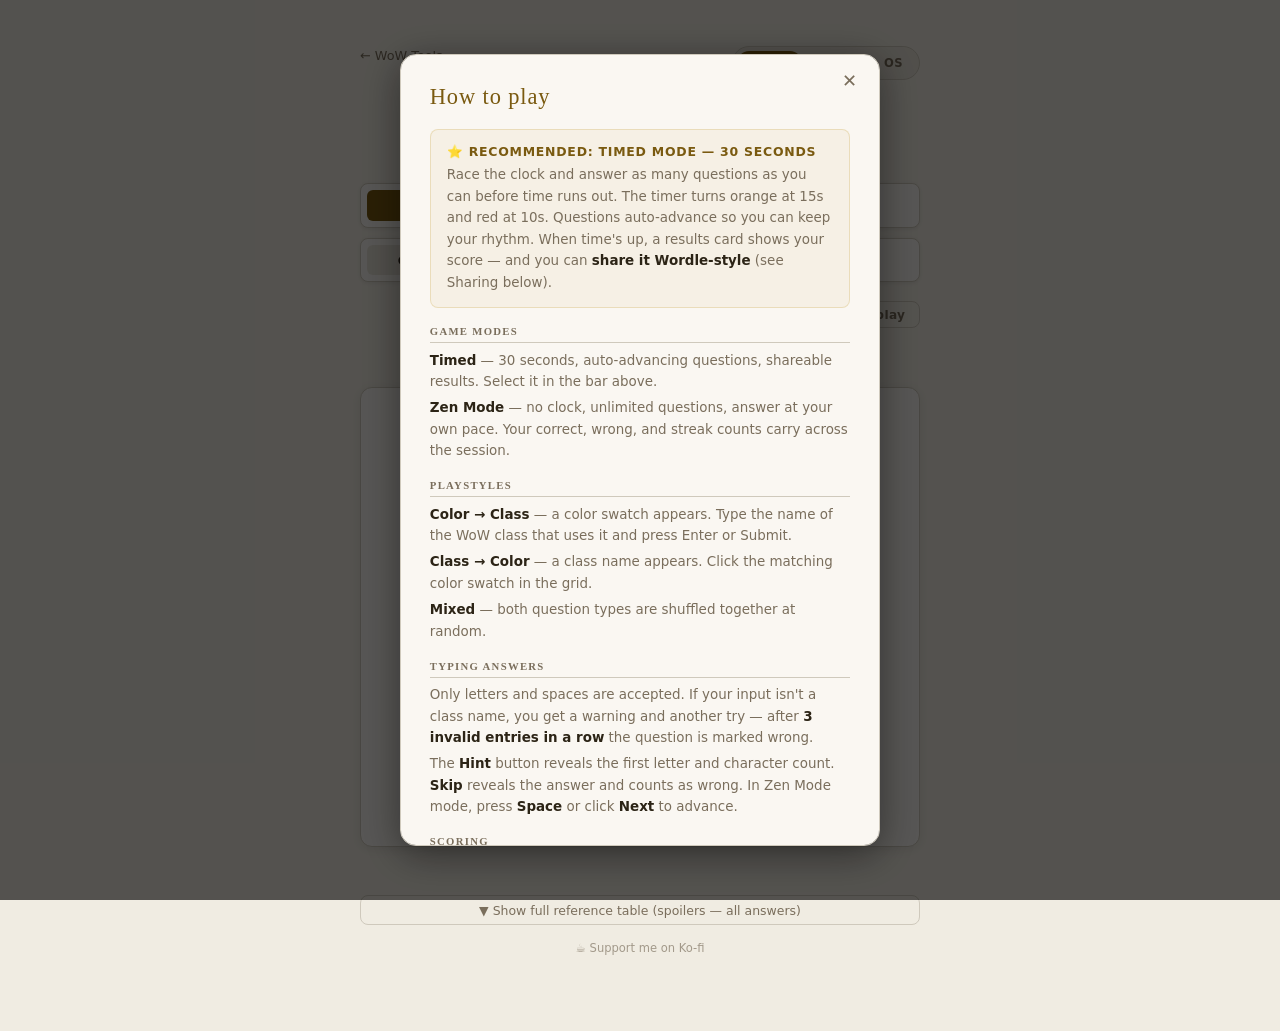
<file: wow/class-colors/index.html>
<!DOCTYPE html>
<html lang="en" data-theme="light">
<head>
  <meta charset="UTF-8">
  <meta name="viewport" content="width=device-width, initial-scale=1.0">
  <title>WoW Class Colors Quiz</title>
    <link rel="stylesheet" href="/assets/css/theme.css">
  <style>
    /* ── App-specific colour tokens (extends theme.css) ── */
    :root, [data-theme="light"] {
      --correct:      #d4edda;
      --correct-text: #1a6b2e;
      --wrong:        #f8d7da;
      --wrong-text:   #8b1a1a;
      --invalid:      #fff3cd;
      --invalid-text: #7a5800;
      --swatch-ring:  rgba(0,0,0,0.15);
    }
    [data-theme="dark"] {
      --correct:      #3a7d44;
      --correct-text: #6fcf80;
      --wrong:        #7d3a3a;
      --wrong-text:   #cf6f6f;
      --invalid:      #4a3800;
      --invalid-text: #f0c040;
      --swatch-ring:  rgba(255,255,255,0.12);
    }
    @media (prefers-color-scheme: dark) {
      [data-theme="os"] {
        --correct:#3a7d44; --correct-text:#6fcf80;
        --wrong:#7d3a3a;   --wrong-text:#cf6f6f;
        --invalid:#4a3800; --invalid-text:#f0c040;
        --swatch-ring:rgba(255,255,255,0.12);
      }
    }
    @media (prefers-color-scheme: light) {
      [data-theme="os"] {
        --correct:#d4edda; --correct-text:#1a6b2e;
        --wrong:#f8d7da;   --wrong-text:#8b1a1a;
        --invalid:#fff3cd; --invalid-text:#7a5800;
        --swatch-ring:rgba(0,0,0,0.15);
      }
    }
    *, *::before, *::after { box-sizing: border-box; margin: 0; padding: 0; }

    body {
      background: var(--bg);
      color: var(--text);
      font-family: var(--font);
      min-height: 100vh;
      display: flex;
      flex-direction: column;
      align-items: center;
      padding: 2rem 1rem 4rem;
      transition: background 0.2s, color 0.2s;
    }

    /* ── Nav ── */
    nav {
      width: 100%;
      max-width: 560px;
      display: flex;
      justify-content: space-between;
      align-items: center;
      margin-bottom: 1.5rem;
    }

    nav a {
      font-family: var(--font-ui);
      font-size: 0.8rem;
      color: var(--text-muted);
      text-decoration: none;
    }
    nav a:hover { color: var(--gold); }

    header { text-align: center; margin-bottom: 1.5rem; }

    header h1 {
      font-size: 1.8rem;
      color: var(--gold);
      letter-spacing: 0.05em;
    }

    header p {
      color: var(--text-muted);
      font-family: var(--font-ui);
      font-size: 0.85rem;
      margin-top: 0.35rem;
    }

    /* ── Theme toggle ── */
    #theme-bar {
      display: inline-flex;
      gap: 0.25rem;
      margin-top: 0.9rem;
      background: var(--surface2);
      border: 1px solid var(--border);
      border-radius: 20px;
      padding: 0.25rem;
    }

    #theme-bar button {
      font-family: var(--font-ui);
      font-size: 0.72rem;
      font-weight: 600;
      letter-spacing: 0.04em;
      text-transform: uppercase;
      background: transparent;
      color: var(--text-muted);
      border: none;
      border-radius: 16px;
      padding: 0.3rem 0.75rem;
      cursor: pointer;
      transition: background 0.15s, color 0.15s;
    }

    #theme-bar button.active { background: var(--gold); color: var(--surface); }

    /* ── Game-type bar (Zen Mode / Timed) ── */
    #gametype-bar {
      display: flex;
      margin-bottom: 0.6rem;
      background: var(--surface);
      border: 1px solid var(--border);
      border-radius: var(--radius);
      padding: 0.4rem;
      box-shadow: 0 1px 4px var(--shadow);
      width: 100%;
      max-width: 560px;
    }

    #gametype-bar button {
      flex: 1;
      font-family: var(--font-ui);
      font-size: 0.8rem;
      font-weight: 700;
      letter-spacing: 0.04em;
      text-transform: uppercase;
      background: transparent;
      color: var(--text-muted);
      border: none;
      border-radius: calc(var(--radius) - 2px);
      padding: 0.5rem 1rem;
      cursor: pointer;
      transition: background 0.15s, color 0.15s;
    }

    #gametype-bar button.active { background: var(--gold); color: var(--surface); }

    /* ── Playstyle selector ── */
    #mode-bar {
      display: flex;
      gap: 0.5rem;
      margin-bottom: 1.2rem;
      background: var(--surface);
      border: 1px solid var(--border);
      border-radius: var(--radius);
      padding: 0.4rem;
      box-shadow: 0 1px 4px var(--shadow);
      width: 100%;
      max-width: 560px;
    }

    #mode-bar button {
      flex: 1;
      font-family: var(--font-ui);
      font-size: 0.78rem;
      font-weight: 600;
      letter-spacing: 0.03em;
      text-transform: uppercase;
      background: transparent;
      color: var(--text-muted);
      border: none;
      border-radius: calc(var(--radius) - 2px);
      padding: 0.45rem 0.75rem;
      cursor: pointer;
      transition: background 0.15s, color 0.15s;
    }

    #mode-bar button.active { background: var(--surface2); color: var(--text); }

    /* ── Timer ── */
    #timer-wrap {
      display: none;
      flex-direction: column;
      align-items: center;
      gap: 0.4rem;
      margin-bottom: 1rem;
    }

    #timer-count {
      font-family: var(--font-ui);
      font-size: 3rem;
      font-weight: 800;
      line-height: 1;
      color: var(--text);
      transition: color 0.4s;
      min-width: 2.5ch;
      text-align: center;
    }

    #timer-count.warning { color: #c97d10; }
    #timer-count.danger  { color: #c02020; animation: pulse 0.5s ease-in-out infinite alternate; }

    @keyframes pulse { from { opacity: 1; } to { opacity: 0.6; } }

    #timer-bar-track {
      width: 200px;
      height: 5px;
      background: var(--border);
      border-radius: 3px;
      overflow: hidden;
    }

    #timer-bar-fill {
      height: 100%;
      width: 100%;
      border-radius: 3px;
      background: var(--gold);
      transition: width 1s linear, background 0.4s;
    }

    /* ── Score bar ── */
    #score-bar {
      font-family: var(--font-ui);
      font-size: 0.82rem;
      color: var(--text-muted);
      margin-bottom: 1.8rem;
      display: flex;
      gap: 1.5rem;
    }

    #score-bar span b { color: var(--text); }

    /* ── Card ── */
    #card {
      background: var(--surface);
      border: 1px solid var(--border);
      border-radius: 12px;
      padding: 2.5rem 2rem;
      width: 100%;
      max-width: 560px;
      display: flex;
      flex-direction: column;
      align-items: center;
      gap: 1.6rem;
      min-height: 340px;
      box-shadow: 0 2px 12px var(--shadow);
    }

    #question-label {
      font-family: var(--font-ui);
      font-size: 0.75rem;
      text-transform: uppercase;
      letter-spacing: 0.1em;
      color: var(--text-muted);
    }

    #color-swatch {
      width: 140px;
      height: 140px;
      border-radius: 50%;
      box-shadow: inset 0 0 0 3px var(--swatch-ring), 0 4px 20px var(--shadow);
      display: none;
    }

    #class-name {
      font-size: 2.2rem;
      font-weight: bold;
      letter-spacing: 0.04em;
      text-align: center;
      color: var(--text);
      display: none;
    }

    #type-area {
      display: none;
      flex-direction: column;
      align-items: center;
      gap: 0.7rem;
      width: 100%;
    }

    #type-area input {
      font-family: var(--font-ui);
      font-size: 1rem;
      background: var(--surface2);
      border: 1px solid var(--border);
      border-radius: var(--radius);
      color: var(--text);
      padding: 0.6rem 1rem;
      width: 100%;
      max-width: 300px;
      text-align: center;
      outline: none;
      transition: border-color 0.15s;
    }

    #type-area input:focus { border-color: var(--gold-dim); }
    #type-area input::placeholder { color: var(--text-muted); }

    #color-grid {
      display: none;
      grid-template-columns: repeat(4, 1fr);
      gap: 0.6rem;
      width: 100%;
    }

    .swatch-btn {
      aspect-ratio: 1;
      border-radius: 50%;
      border: 3px solid transparent;
      cursor: pointer;
      transition: transform 0.12s, border-color 0.12s, box-shadow 0.12s;
      outline: none;
      box-shadow: inset 0 0 0 1px var(--swatch-ring);
    }

    .swatch-btn:hover { transform: scale(1.12); }

    .swatch-btn.correct-pick  { border-color: var(--correct-text) !important; box-shadow: 0 0 12px var(--correct-text); }
    .swatch-btn.wrong-pick    { border-color: var(--wrong-text)   !important; box-shadow: 0 0 12px var(--wrong-text);   }
    .swatch-btn.reveal-correct{ border-color: var(--correct-text) !important; box-shadow: 0 0 12px var(--correct-text); }

    #feedback {
      font-family: var(--font-ui);
      font-size: 0.92rem;
      font-weight: 600;
      text-align: center;
      padding: 0.5rem 1.2rem;
      border-radius: var(--radius);
      display: none;
    }

    #feedback.correct { background: var(--correct); color: var(--correct-text); }
    #feedback.wrong   { background: var(--wrong);   color: var(--wrong-text);   }
    #feedback.invalid { background: var(--invalid); color: var(--invalid-text); font-weight: 500; }

    .btn-row { display: flex; gap: 0.75rem; }

    .btn {
      font-family: var(--font-ui);
      font-size: 0.85rem;
      font-weight: 700;
      letter-spacing: 0.05em;
      text-transform: uppercase;
      border: none;
      border-radius: var(--radius);
      padding: 0.55rem 1.4rem;
      cursor: pointer;
      transition: opacity 0.15s, transform 0.1s;
    }

    .btn:active   { transform: scale(0.97); }
    .btn:disabled { opacity: 0.4; cursor: default; }

    .btn-primary   { background: var(--gold); color: var(--surface); }
    .btn-secondary { background: var(--surface2); color: var(--text); border: 1px solid var(--border); }

    #hint-toggle {
      font-family: var(--font-ui);
      font-size: 0.75rem;
      color: var(--text-muted);
      background: none;
      border: none;
      cursor: pointer;
      text-decoration: underline;
      text-underline-offset: 3px;
    }

    #hint-box {
      font-family: var(--font-ui);
      font-size: 0.8rem;
      color: var(--text-muted);
      background: var(--surface2);
      border: 1px solid var(--border);
      border-radius: var(--radius);
      padding: 0.5rem 1rem;
      text-align: center;
      display: none;
    }

    /* ── How to play button ── */
    #how-to-btn {
      font-family: var(--font-ui);
      font-size: 0.76rem;
      font-weight: 600;
      color: var(--text-muted);
      background: none;
      border: 1px solid var(--border);
      border-radius: var(--radius);
      padding: 0.35rem 0.85rem;
      cursor: pointer;
      transition: border-color 0.15s, color 0.15s;
      letter-spacing: 0.03em;
    }
    #how-to-btn:hover { border-color: var(--gold-dim); color: var(--gold); }

    /* ── How to play modal ── */
    #how-to-modal {
      display: none;
      position: fixed;
      inset: 0;
      z-index: 200;
      background: rgba(0,0,0,0.65);
      align-items: center;
      justify-content: center;
      padding: 1rem;
    }
    #how-to-modal.visible { display: flex; }

    #how-to-card {
      background: var(--surface);
      border: 1px solid var(--border);
      border-radius: 16px;
      padding: 1.8rem 1.8rem 1.5rem;
      width: 100%;
      max-width: 480px;
      max-height: 88dvh;
      overflow-y: auto;
      position: relative;
      box-shadow: 0 8px 40px rgba(0,0,0,0.45);
    }

    #how-to-close {
      position: absolute;
      top: 0.9rem; right: 1rem;
      font-size: 1.1rem; line-height: 1;
      background: none; border: none;
      color: var(--text-muted); cursor: pointer;
      padding: 0.2rem 0.4rem; border-radius: var(--radius);
    }
    #how-to-close:hover { color: var(--text); }

    #how-to-title {
      font-family: var(--font);
      font-size: 1.4rem;
      color: var(--gold);
      letter-spacing: 0.04em;
      margin-bottom: 1.2rem;
    }

    .htp-section {
      font-size: 0.67rem; font-weight: 700; letter-spacing: 0.12em;
      text-transform: uppercase; color: var(--text-muted);
      margin: 1.1rem 0 0.4rem;
      padding-bottom: 0.3rem; border-bottom: 1px solid var(--border);
    }
    .htp-p {
      font-family: var(--font-ui); font-size: 0.84rem;
      color: var(--text-muted); line-height: 1.6; margin-bottom: 0.3rem;
    }
    .htp-p strong { color: var(--text); }
    .htp-p em { font-style: normal; color: var(--text); font-weight: 600; }

    /* Timed mode callout */
    .htp-timed-callout {
      background: rgba(200,168,75,0.08);
      border: 1px solid rgba(200,168,75,0.28);
      border-radius: var(--radius);
      padding: 0.85rem 1rem;
      margin: 0.5rem 0 0.2rem;
    }
    .htp-timed-callout .htp-callout-title {
      font-family: var(--font-ui); font-size: 0.78rem;
      font-weight: 700; letter-spacing: 0.06em;
      text-transform: uppercase; color: var(--gold);
      margin-bottom: 0.35rem;
    }
    .htp-timed-callout .htp-p { margin-bottom: 0; }

    /* Share preview box */
    .htp-share-preview {
      font-family: var(--font-ui); font-size: 0.78rem;
      background: var(--surface2); border: 1px solid var(--border);
      border-radius: var(--radius); padding: 0.65rem 0.9rem;
      color: var(--text-muted); line-height: 1.75;
      margin: 0.5rem 0; white-space: pre-wrap;
    }

    /* ── Reference table ── */
    #reference {
      margin-top: 3rem;
      width: 100%;
      max-width: 560px;
    }

    #ref-toggle {
      font-family: var(--font-ui);
      font-size: 0.78rem;
      color: var(--text-muted);
      background: none;
      border: 1px solid var(--border);
      border-radius: var(--radius);
      padding: 0.4rem 1rem;
      cursor: pointer;
      width: 100%;
      text-align: center;
    }

    #ref-toggle:hover { border-color: var(--gold-dim); color: var(--text); }

    #ref-table {
      display: none;
      margin-top: 0.75rem;
      background: var(--surface);
      border: 1px solid var(--border);
      border-radius: var(--radius);
      overflow: hidden;
    }

    .ref-row {
      display: flex;
      align-items: center;
      gap: 1rem;
      padding: 0.55rem 1rem;
      border-bottom: 1px solid var(--border);
      font-family: var(--font-ui);
      font-size: 0.85rem;
    }

    .ref-row:last-child { border-bottom: none; }

    .ref-dot {
      width: 20px;
      height: 20px;
      border-radius: 50%;
      flex-shrink: 0;
      box-shadow: inset 0 0 0 1px var(--swatch-ring);
    }

    .ref-class { flex: 1; font-weight: 600; }
    .ref-meta  { color: var(--text-muted); font-size: 0.78rem; }

    /* ── Splash overlay ── */
    #splash {
      display: none;
      position: fixed;
      inset: 0;
      z-index: 100;
      background: rgba(0,0,0,0.65);
      align-items: center;
      justify-content: center;
      padding: 1rem;
    }

    #splash.visible { display: flex; }

    #splash-card {
      background: var(--surface);
      border: 1px solid var(--border);
      border-radius: 16px;
      padding: 2.2rem 2rem;
      width: 100%;
      max-width: 420px;
      display: flex;
      flex-direction: column;
      align-items: center;
      gap: 1.2rem;
      box-shadow: 0 8px 40px rgba(0,0,0,0.4);
      text-align: center;
    }

    #splash-title {
      font-size: 1.6rem;
      color: var(--gold);
      letter-spacing: 0.04em;
    }

    #splash-score-num {
      font-family: var(--font-ui);
      font-size: 3.5rem;
      font-weight: 800;
      color: var(--text);
      line-height: 1;
    }

    #splash-score-label {
      font-family: var(--font-ui);
      font-size: 0.82rem;
      color: var(--text-muted);
      margin-top: 0.15rem;
    }

    #splash-playstyle {
      font-family: var(--font-ui);
      font-size: 0.8rem;
      font-weight: 600;
      text-transform: uppercase;
      letter-spacing: 0.08em;
      color: var(--text-muted);
      background: var(--surface2);
      border: 1px solid var(--border);
      border-radius: 20px;
      padding: 0.3rem 0.9rem;
    }

    #splash-emoji {
      font-size: 1.25rem;
      line-height: 1.5;
      letter-spacing: 0.05em;
      color: var(--text);
      font-family: var(--font-ui);
    }

    #splash-share-confirm {
      font-family: var(--font-ui);
      font-size: 0.78rem;
      color: var(--correct-text);
      min-height: 1.2em;
    }

    #splash-actions {
      display: flex;
      gap: 0.75rem;
      flex-wrap: wrap;
      justify-content: center;
    }

    #splash-close {
      position: absolute;
      top: 0.9rem;
      right: 1rem;
      font-family: var(--font-ui);
      font-size: 1.3rem;
      line-height: 1;
      background: none;
      border: none;
      color: var(--text-muted);
      cursor: pointer;
      padding: 0.2rem 0.4rem;
      border-radius: var(--radius);
    }

    #splash-close:hover { color: var(--text); }

    #splash-card { position: relative; }

    /* ── Ko-fi footer ── */
    .kofi-footer { text-align: center; padding: 1rem 1rem 0.75rem; font-family: var(--font-ui); font-size: 0.72rem; }
    .kofi-footer a { color: var(--text-muted); text-decoration: none; opacity: 0.65; transition: opacity 0.15s, color 0.15s; }
    .kofi-footer a:hover { opacity: 1; color: var(--gold); }
  </style>
  <link rel="icon" type="image/x-icon"       href="/favicon.ico">
  <link rel="icon" type="image/png" sizes="32x32" href="/assets/icons/favicon-32x32.png">
  <link rel="icon" type="image/png" sizes="16x16" href="/assets/icons/favicon-16x16.png">
  <link rel="apple-touch-icon" sizes="180x180"    href="/assets/icons/apple-touch-icon.png">
</head>
<body>

<nav>
  <a href="/wow/">← WoW Tools</a>
  <div id="theme-bar">
    <button data-theme="light" class="active">Light</button>
    <button data-theme="dark">Dark</button>
    <button data-theme="os">OS</button>
  </div>
</nav>

<header>
  <h1>WoW Class Colors</h1>
  <p>Flash-card quiz — learn the class color palette by heart</p>
</header>

<div id="gametype-bar">
  <button data-gametype="zen" class="active">♾ Zen Mode</button>
  <button data-gametype="timed">⏱ Timed · 30s</button>
</div>

<div id="mode-bar">
  <button data-mode="color-to-class" class="active">Color → Class</button>
  <button data-mode="class-to-color">Class → Color</button>
  <button data-mode="mixed">Mixed</button>
</div>

<div id="timer-wrap">
  <div id="timer-count">30</div>
  <div id="timer-bar-track"><div id="timer-bar-fill"></div></div>
</div>

<div style="width:100%;max-width:560px;display:flex;justify-content:flex-end;margin-bottom:0.9rem;">
  <button id="how-to-btn">? How to play</button>
</div>

<!-- How to play modal -->
<div id="how-to-modal">
  <div id="how-to-card">
    <button id="how-to-close" title="Close">✕</button>
    <div id="how-to-title">How to play</div>

    <div class="htp-timed-callout">
      <div class="htp-callout-title">⭐ Recommended: Timed Mode — 30 seconds</div>
      <p class="htp-p">Race the clock and answer as many questions as you can before time runs out. The timer turns orange at 15s and red at 10s. Questions auto-advance so you can keep your rhythm. When time's up, a results card shows your score — and you can <strong>share it Wordle-style</strong> (see Sharing below).</p>
    </div>

    <div class="htp-section">Game modes</div>
    <p class="htp-p"><strong>Timed</strong> — 30 seconds, auto-advancing questions, shareable results. Select it in the bar above.</p>
    <p class="htp-p"><strong>Zen Mode</strong> — no clock, unlimited questions, answer at your own pace. Your correct, wrong, and streak counts carry across the session.</p>

    <div class="htp-section">Playstyles</div>
    <p class="htp-p"><strong>Color → Class</strong> — a color swatch appears. Type the name of the WoW class that uses it and press Enter or Submit.</p>
    <p class="htp-p"><strong>Class → Color</strong> — a class name appears. Click the matching color swatch in the grid.</p>
    <p class="htp-p"><strong>Mixed</strong> — both question types are shuffled together at random.</p>

    <div class="htp-section">Typing answers</div>
    <p class="htp-p">Only letters and spaces are accepted. If your input isn't a class name, you get a warning and another try — after <strong>3 invalid entries in a row</strong> the question is marked wrong.</p>
    <p class="htp-p">The <strong>Hint</strong> button reveals the first letter and character count. <strong>Skip</strong> reveals the answer and counts as wrong. In Zen Mode mode, press <strong>Space</strong> or click <strong>Next</strong> to advance.</p>

    <div class="htp-section">Scoring</div>
    <p class="htp-p"><strong>Streak</strong> counts consecutive correct answers and resets on any wrong answer or skip. <strong>Reset Score</strong> clears everything and reshuffles the deck.</p>

    <div class="htp-section">📊 Share your score</div>
    <p class="htp-p">After a Timed round, hit <strong>Share Results</strong> to copy a Wordle-style scorecard to your clipboard — each question is a ✅ or ❌ in rows of five. Paste it anywhere to show off (or commiserate).</p>
    <div class="htp-share-preview">WoW Class Colors — Timed (Color → Class)
⏱️ 30s · 8/10 correct

✅✅✅❌✅
✅❌✅✅✅

greypilgrimgames.com/wow/class-colors/</div>

    <div class="htp-section">Reference table</div>
    <p class="htp-p">A full list of all 13 classes and their colors is at the bottom of the page — but it spoils all the answers, so use it sparingly.</p>

    <button class="btn btn-primary" id="how-to-dismiss" style="width:100%;margin-top:1.3rem">Got it — let's play</button>
  </div>
</div>

<div id="score-bar">
  <span>Correct: <b id="score-correct">0</b></span>
  <span>Wrong: <b id="score-wrong">0</b></span>
  <span id="streak-display">Streak: <b id="score-streak">0</b></span>
</div>

<div id="card">
  <div id="question-label"></div>
  <div id="color-swatch"></div>
  <div id="class-name"></div>

  <div id="type-area">
    <input type="text" id="class-input" placeholder="Type the class name…" autocomplete="off" spellcheck="false">
    <div class="btn-row">
      <button class="btn btn-primary" id="submit-btn">Submit</button>
      <button class="btn btn-secondary" id="skip-btn">Skip</button>
    </div>
    <button id="hint-toggle">Show hint</button>
    <div id="hint-box"></div>
  </div>

  <div id="color-grid"></div>
  <div id="feedback"></div>

  <div class="btn-row">
    <button class="btn btn-primary" id="next-btn" style="display:none">Next →</button>
    <button class="btn btn-secondary" id="reset-btn">Reset Score</button>
  </div>
</div>

<div id="reference">
  <button id="ref-toggle">▼ Show full reference table (spoilers — all answers)</button>
  <div id="ref-table"></div>
</div>

<!-- Timed mode results splash -->
<div id="splash">
  <div id="splash-card">
    <button id="splash-close" title="Close">✕</button>
    <div id="splash-title">Time's Up!</div>
    <div>
      <div id="splash-score-num"></div>
      <div id="splash-score-label"></div>
    </div>
    <div id="splash-playstyle"></div>
    <div id="splash-emoji"></div>
    <div id="splash-share-confirm"></div>
    <div id="splash-actions">
      <button class="btn btn-primary" id="share-btn">Share Results</button>
      <button class="btn btn-secondary" id="play-again-btn">Play Again</button>
    </div>
  </div>
</div>

<script>
const CLASSES = [
  { name: 'Death Knight', color: '#C41E3A', colorName: 'Red'          },
  { name: 'Demon Hunter', color: '#A330C9', colorName: 'Dark Magenta' },
  { name: 'Druid',        color: '#FF7C0A', colorName: 'Orange'       },
  { name: 'Evoker',       color: '#33937F', colorName: 'Dark Emerald' },
  { name: 'Hunter',       color: '#AAD372', colorName: 'Pistachio'    },
  { name: 'Mage',         color: '#3FC7EB', colorName: 'Light Blue'   },
  { name: 'Monk',         color: '#00FF98', colorName: 'Spring Green' },
  { name: 'Paladin',      color: '#F48CBA', colorName: 'Pink'         },
  { name: 'Priest',       color: '#FFFFFF', colorName: 'White'        },
  { name: 'Rogue',        color: '#FFF468', colorName: 'Yellow'       },
  { name: 'Shaman',       color: '#0070DD', colorName: 'Blue'         },
  { name: 'Warlock',      color: '#8788EE', colorName: 'Purple'       },
  { name: 'Warrior',      color: '#C69B6D', colorName: 'Tan'          },
];

const PLAYSTYLE_LABELS = {
  'color-to-class': 'Color → Class',
  'class-to-color': 'Class → Color',
  'mixed':          'Mixed',
};

// ── State ─────────────────────────────────────────────────────────────────
let gameType     = 'zen'; // 'zen' | 'timed'
let mode         = 'color-to-class';
let current      = null;
let qtype        = null;
let answered     = false;
let invalidCount = 0;
let correct      = 0;
let wrong        = 0;
let streak       = 0;
let deck         = [];

// Timed mode state
let timeLeft          = 30;
let timerInterval     = null;
let autoAdvanceTimer  = null;
let answerHistory     = []; // true = correct, false = wrong

// ── Elements ──────────────────────────────────────────────────────────────
const gametypeBtns = document.querySelectorAll('#gametype-bar button');
const modeButtons  = document.querySelectorAll('#mode-bar button');
const timerWrap    = document.getElementById('timer-wrap');
const timerCount   = document.getElementById('timer-count');
const timerBarFill = document.getElementById('timer-bar-fill');
const scoreCorrect = document.getElementById('score-correct');
const scoreWrong   = document.getElementById('score-wrong');
const scoreStreak  = document.getElementById('score-streak');
const streakDisp   = document.getElementById('streak-display');
const qLabel       = document.getElementById('question-label');
const colorSwatch  = document.getElementById('color-swatch');
const classNameEl  = document.getElementById('class-name');
const typeArea     = document.getElementById('type-area');
const classInput   = document.getElementById('class-input');
const submitBtn    = document.getElementById('submit-btn');
const skipBtn      = document.getElementById('skip-btn');
const hintToggle   = document.getElementById('hint-toggle');
const hintBox      = document.getElementById('hint-box');
const colorGrid    = document.getElementById('color-grid');
const feedbackEl   = document.getElementById('feedback');
const nextBtn      = document.getElementById('next-btn');
const resetBtn     = document.getElementById('reset-btn');
const refToggle    = document.getElementById('ref-toggle');
const refTable     = document.getElementById('ref-table');
const splash       = document.getElementById('splash');

// ── Helpers ───────────────────────────────────────────────────────────────
function shuffle(arr) {
  const a = [...arr];
  for (let i = a.length - 1; i > 0; i--) {
    const j = Math.floor(Math.random() * (i + 1));
    [a[i], a[j]] = [a[j], a[i]];
  }
  return a;
}

function normalize(s) {
  return s.trim().toLowerCase().replace(/[^a-z]/g, '');
}

function refillDeck() {
  deck = shuffle(CLASSES.map(c => ({ ...c })));
}

function pickQuestion() {
  if (!deck.length) refillDeck();
  current = deck.pop();
  qtype = mode === 'mixed'
    ? (Math.random() < 0.5 ? 'color-to-class' : 'class-to-color')
    : mode;
}

// ── Timer ─────────────────────────────────────────────────────────────────
function startTimer() {
  timeLeft = 30;
  updateTimerDisplay();
  timerInterval = setInterval(() => {
    timeLeft--;
    updateTimerDisplay();
    if (timeLeft <= 0) {
      clearInterval(timerInterval);
      timerInterval = null;
      clearTimeout(autoAdvanceTimer);
      autoAdvanceTimer = null;
      endTimedRound();
    }
  }, 1000);
}

function stopTimer() {
  if (timerInterval) { clearInterval(timerInterval); timerInterval = null; }
}

function updateTimerDisplay() {
  timerCount.textContent = timeLeft;
  timerCount.className = timeLeft <= 10 ? 'danger' : timeLeft <= 15 ? 'warning' : '';
  const pct = (timeLeft / 30) * 100;
  timerBarFill.style.width = pct + '%';
  timerBarFill.style.background =
    timeLeft <= 10 ? '#c02020' : timeLeft <= 15 ? '#c97d10' : 'var(--gold)';
}

// ── Game type ─────────────────────────────────────────────────────────────
function setGameType(gt) {
  gameType = gt;
  gametypeBtns.forEach(b => b.classList.toggle('active', b.dataset.gametype === gt));

  if (gt === 'timed') {
    timerWrap.style.display = 'flex';
    nextBtn.style.display = 'none';
    resetBtn.style.display = 'none';
    streakDisp.style.display = 'none';
  } else {
    timerWrap.style.display = 'none';
    resetBtn.style.display = '';
    streakDisp.style.display = '';
  }

  stopTimer();
  clearTimeout(autoAdvanceTimer);
  correct = wrong = streak = 0;
  answerHistory = [];
  updateScoreDisplay();
  refillDeck();
  showQuestion();
}

gametypeBtns.forEach(btn => {
  btn.addEventListener('click', () => setGameType(btn.dataset.gametype));
});

// ── Timed round end ───────────────────────────────────────────────────────
function endTimedRound() {
  // Freeze current question
  answered = true;
  classInput.disabled = true;
  submitBtn.disabled = true;
  disableGrid();

  showSplash();
}

function showSplash() {
  const total    = answerHistory.length;
  const numRight = answerHistory.filter(Boolean).length;

  document.getElementById('splash-score-num').textContent  = `${numRight} / ${total}`;
  document.getElementById('splash-score-label').textContent = total === 1 ? 'question answered' : 'questions answered';
  document.getElementById('splash-playstyle').textContent   = PLAYSTYLE_LABELS[mode];
  document.getElementById('splash-share-confirm').textContent = '';

  // Emoji grid — rows of 5
  const rows = [];
  for (let i = 0; i < answerHistory.length; i += 5) {
    rows.push(answerHistory.slice(i, i + 5).map(r => r ? '✅' : '❌').join(''));
  }
  document.getElementById('splash-emoji').textContent = rows.join('\n') || '—';

  splash.classList.add('visible');
}

function hideSplash() {
  splash.classList.remove('visible');
}

// ── Share ─────────────────────────────────────────────────────────────────
document.getElementById('share-btn').addEventListener('click', () => {
  const total    = answerHistory.length;
  const numRight = answerHistory.filter(Boolean).length;

  const rows = [];
  for (let i = 0; i < answerHistory.length; i += 5) {
    rows.push(answerHistory.slice(i, i + 5).map(r => r ? '✅' : '❌').join(''));
  }

  const text = [
    `WoW Class Colors — Timed (${PLAYSTYLE_LABELS[mode]})`,
    `⏱️ 30s · ${numRight}/${total} correct`,
    '',
    rows.join('\n'),
    '',
    'greypilgrimgames.com/wow/class-colors/',
  ].join('\n');

  navigator.clipboard.writeText(text).then(() => {
    document.getElementById('splash-share-confirm').textContent = 'Copied to clipboard!';
  }).catch(() => {
    document.getElementById('splash-share-confirm').textContent = 'Copy failed — try manually.';
  });
});

document.getElementById('splash-close').addEventListener('click', hideSplash);

document.getElementById('play-again-btn').addEventListener('click', () => {
  hideSplash();
  correct = wrong = streak = 0;
  answerHistory = [];
  updateScoreDisplay();
  refillDeck();
  showQuestion();
  startTimer();
});

// ── Render ────────────────────────────────────────────────────────────────
function showQuestion() {
  answered     = false;
  invalidCount = 0;
  feedbackEl.style.display = 'none';
  feedbackEl.className = '';
  nextBtn.style.display = 'none';
  hintBox.style.display = 'none';
  hintBox.textContent = '';
  hintToggle.textContent = 'Show hint';

  pickQuestion();

  if (qtype === 'color-to-class') {
    qLabel.textContent = 'Which class uses this color?';
    colorSwatch.style.background = current.color;
    colorSwatch.style.display = 'block';
    classNameEl.style.display = 'none';
    typeArea.style.display = 'flex';
    colorGrid.style.display = 'none';
    classInput.value = '';
    classInput.disabled = false;
    submitBtn.disabled = false;
    setTimeout(() => classInput.focus(), 50);
  } else {
    qLabel.textContent = 'Which color belongs to this class?';
    colorSwatch.style.display = 'none';
    classNameEl.textContent = current.name;
    classNameEl.style.display = 'block';
    typeArea.style.display = 'none';
    renderColorGrid();
    colorGrid.style.display = 'grid';
  }
}

function renderColorGrid() {
  colorGrid.innerHTML = '';
  shuffle(CLASSES).forEach(cls => {
    const btn = document.createElement('button');
    btn.className = 'swatch-btn';
    btn.style.background = cls.color;
    btn.dataset.name = cls.name;
    btn.addEventListener('click', () => handleColorPick(btn, cls));
    colorGrid.appendChild(btn);
  });
}

function handleColorPick(btn, cls) {
  if (answered) return;
  answered = true;
  disableGrid();

  const isRight = cls.name === current.name;
  if (isRight) {
    btn.classList.add('correct-pick');
    showFeedback('correct', '✓ Correct!');
  } else {
    btn.classList.add('wrong-pick');
    colorGrid.querySelectorAll('.swatch-btn').forEach(b => {
      if (b.dataset.name === current.name) b.classList.add('reveal-correct');
    });
    showFeedback('wrong', `✗ Nope — it's ${current.name} (${current.colorName})`);
  }
  recordResult(isRight);
  scheduleAdvance();
}

function disableGrid() {
  colorGrid.querySelectorAll('.swatch-btn').forEach(b => {
    b.style.cursor = 'default';
    b.style.pointerEvents = 'none';
  });
}

function handleTypeSubmit() {
  if (answered) {
    if (gameType === 'zen') showQuestion();
    return;
  }
  const raw = classInput.value.trim();
  if (!raw) return;

  const guess      = normalize(raw);
  if (!guess) return;

  const isAnyClass = CLASSES.some(c => normalize(c.name) === guess);

  if (!isAnyClass) {
    invalidCount++;
    if (invalidCount >= 3) {
      answered = true;
      classInput.disabled = true;
      submitBtn.disabled = true;
      showFeedback('wrong', `✗ Nope — it's ${current.name}`);
      recordResult(false);
      scheduleAdvance();
    } else {
      const left = 3 - invalidCount;
      showFeedback('invalid', `"${raw}" isn't a class name — try again (${left} attempt${left === 1 ? '' : 's'} left)`);
      classInput.value = '';
      setTimeout(() => classInput.focus(), 50);
    }
    return;
  }

  invalidCount = 0;
  answered = true;
  classInput.disabled = true;
  submitBtn.disabled = true;

  const isRight = guess === normalize(current.name);
  showFeedback(isRight ? 'correct' : 'wrong', isRight ? '✓ Correct!' : `✗ Nope — it's ${current.name}`);
  recordResult(isRight);
  scheduleAdvance();
}

// Advance to next question — immediately in timed mode, manually in zen
function scheduleAdvance() {
  if (gameType === 'timed') {
    // Only auto-advance if timer is still running
    if (timerInterval) {
      autoAdvanceTimer = setTimeout(() => {
        if (timerInterval) showQuestion();
      }, 900);
    }
  } else {
    nextBtn.style.display = 'inline-block';
  }
}

function showFeedback(type, message) {
  feedbackEl.style.display = 'block';
  feedbackEl.className = type;
  feedbackEl.textContent = message;
}

function recordResult(isRight) {
  if (isRight) { correct++; streak++; }
  else         { wrong++;   streak = 0; }
  answerHistory.push(isRight);
  updateScoreDisplay();
}

function updateScoreDisplay() {
  scoreCorrect.textContent = correct;
  scoreWrong.textContent   = wrong;
  scoreStreak.textContent  = streak;
}

// ── Input filtering ───────────────────────────────────────────────────────
classInput.addEventListener('input', () => {
  classInput.value = classInput.value.replace(/[^a-zA-Z\s]/g, '');
});

classInput.addEventListener('keydown', e => {
  if (e.key === 'Enter') handleTypeSubmit();
});

// Space to advance (zen only — timed auto-advances)
document.addEventListener('keydown', e => {
  if (e.key === ' ' && gameType === 'zen' && answered && document.activeElement !== classInput) {
    e.preventDefault();
    showQuestion();
  }
});

// ── Hint ──────────────────────────────────────────────────────────────────
hintToggle.addEventListener('click', () => {
  if (hintBox.style.display === 'block') {
    hintBox.style.display = 'none';
    hintToggle.textContent = 'Show hint';
  } else {
    const n = current.name;
    hintBox.textContent = `Starts with "${n[0]}" · ${n.length} characters`;
    hintBox.style.display = 'block';
    hintToggle.textContent = 'Hide hint';
  }
});

// ── Mode buttons ──────────────────────────────────────────────────────────
modeButtons.forEach(btn => {
  btn.addEventListener('click', () => {
    mode = btn.dataset.mode;
    modeButtons.forEach(b => b.classList.remove('active'));
    btn.classList.add('active');
    stopTimer();
    clearTimeout(autoAdvanceTimer);
    correct = wrong = streak = 0;
    answerHistory = [];
    updateScoreDisplay();
    refillDeck();
    showQuestion();
    if (gameType === 'timed') startTimer();
  });
});

// ── Skip / Next / Reset ───────────────────────────────────────────────────
submitBtn.addEventListener('click', handleTypeSubmit);

skipBtn.addEventListener('click', () => {
  if (answered) return;
  answered = true;
  classInput.disabled = true;
  submitBtn.disabled = true;
  showFeedback('wrong', `Skipped — answer was ${current.name}`);
  recordResult(false);
  scheduleAdvance();
});

nextBtn.addEventListener('click', showQuestion);

resetBtn.addEventListener('click', () => {
  correct = wrong = streak = 0;
  answerHistory = [];
  updateScoreDisplay();
  refillDeck();
  showQuestion();
});

// ── How to play modal ─────────────────────────────────────────────────────
function openHowTo()  { document.getElementById('how-to-modal').classList.add('visible'); }
function closeHowTo() {
  document.getElementById('how-to-modal').classList.remove('visible');
  localStorage.setItem('gpg-class-colors-help-seen', '1');
}
document.getElementById('how-to-btn').addEventListener('click', openHowTo);
document.getElementById('how-to-close').addEventListener('click', closeHowTo);
document.getElementById('how-to-dismiss').addEventListener('click', closeHowTo);
document.getElementById('how-to-modal').addEventListener('click', e => {
  if (e.target === e.currentTarget) closeHowTo();
});

// ── Reference table ───────────────────────────────────────────────────────
refToggle.addEventListener('click', () => {
  const open = refTable.style.display === 'block';
  refTable.style.display = open ? 'none' : 'block';
  refToggle.textContent  = open
    ? '▼ Show full reference table (spoilers — all answers)'
    : '▲ Hide reference table (spoilers — all answers)';
});

function buildRefTable() {
  CLASSES.forEach(cls => {
    const row = document.createElement('div');
    row.className = 'ref-row';
    row.innerHTML = `
      <div class="ref-dot" style="background:${cls.color}"></div>
      <div class="ref-class" style="color:${cls.color}">${cls.name}</div>
      <div class="ref-meta">${cls.colorName} &nbsp;·&nbsp; ${cls.color}</div>
    `;
    refTable.appendChild(row);
  });
}

// ── Boot ──────────────────────────────────────────────────────────────────
buildRefTable();
refillDeck();
showQuestion();
if (!localStorage.getItem('gpg-class-colors-help-seen')) openHowTo();
</script>
</script>

<footer class="kofi-footer">
  <a href="https://ko-fi.com/radagastirl" target="_blank" rel="noopener">☕ Support me on Ko-fi</a>
</footer>
  <script src="/assets/js/theme.js" defer></script>
</body>
</html>
</file>
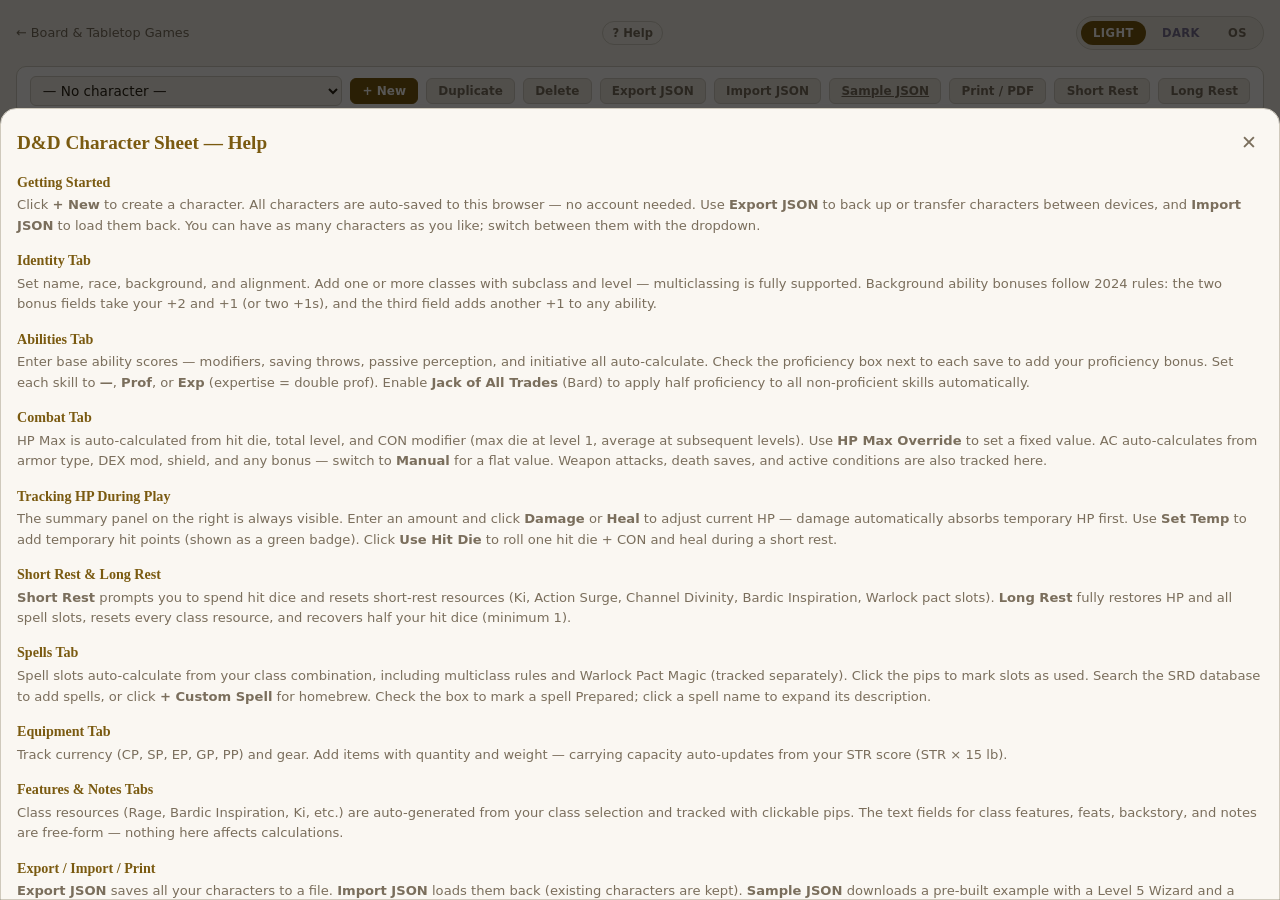
<file: boardgames/dnd/character-sheet/index.html>
<!DOCTYPE html>
<html lang="en" data-theme="light">
<head>
  <meta charset="UTF-8">
  <meta name="viewport" content="width=device-width, initial-scale=1.0">
  <title>D&amp;D Character Sheet — Grey Pilgrim Games</title>
  <link rel="stylesheet" href="/assets/css/theme.css">
  <style>
    *, *::before, *::after { box-sizing: border-box; margin: 0; padding: 0; }

    body {
      background: var(--bg);
      color: var(--text);
      font-family: var(--font-ui);
      min-height: 100vh;
      display: flex;
      flex-direction: column;
      padding: 1rem;
      transition: background 0.2s, color 0.2s;
    }

    /* ── Nav ── */
    nav {
      display: flex;
      justify-content: space-between;
      align-items: center;
      margin-bottom: 1rem;
      flex-shrink: 0;
    }
    nav a { font-size: 0.8rem; color: var(--text-muted); text-decoration: none; }
    nav a:hover { color: var(--gold); }
    #theme-bar { display: inline-flex; gap: 0.25rem; background: var(--surface2); border: 1px solid var(--border); border-radius: 20px; padding: 0.25rem; }
    #theme-bar button { font-family: var(--font-ui); font-size: 0.72rem; font-weight: 600; letter-spacing: 0.04em; text-transform: uppercase; background: transparent; color: var(--text-muted); border: none; border-radius: 16px; padding: 0.3rem 0.75rem; cursor: pointer; transition: background 0.15s, color 0.15s; }
    #theme-bar button.active { background: var(--gold); color: var(--surface); }

    /* ── Character bar ── */
    #char-bar {
      display: flex;
      align-items: center;
      gap: 0.5rem;
      margin-bottom: 1rem;
      padding: 0.6rem 0.8rem;
      background: var(--surface);
      border: 1px solid var(--border);
      border-radius: 10px;
      flex-wrap: wrap;
      flex-shrink: 0;
    }
    #char-select { flex: 1; min-width: 120px; font-family: var(--font-ui); font-size: 0.85rem; padding: 0.3rem 0.5rem; background: var(--bg); color: var(--text); border: 1px solid var(--border); border-radius: 6px; }
    .bar-btn { font-family: var(--font-ui); font-size: 0.75rem; font-weight: 600; padding: 0.3rem 0.7rem; border: 1px solid var(--border); border-radius: 6px; cursor: pointer; background: var(--surface2); color: var(--text-muted); white-space: nowrap; transition: background 0.15s; }
    .bar-btn:hover { background: var(--border); color: var(--text); }
    .bar-btn.danger:hover { background: #c0392b; color: #fff; border-color: #c0392b; }
    .bar-btn.primary { background: var(--gold); color: var(--surface); border-color: var(--gold); }
    .bar-btn.primary:hover { opacity: 0.85; }

    /* ── Sheet layout ── */
    #sheet-layout {
      display: grid;
      grid-template-columns: 1fr 280px;
      gap: 1rem;
      flex: 1;
      min-height: 0;
    }
    @media (max-width: 860px) {
      #sheet-layout { grid-template-columns: 1fr; }
      #summary-card { order: -1; }
    }

    /* ── Tabs ── */
    #sheet-main {
      display: flex;
      flex-direction: column;
      background: var(--surface);
      border: 1px solid var(--border);
      border-radius: 10px;
      overflow: hidden;
    }
    #tab-nav {
      display: flex;
      gap: 0;
      border-bottom: 1px solid var(--border);
      background: var(--surface2);
      overflow-x: auto;
      flex-shrink: 0;
    }
    .tab-btn {
      font-family: var(--font-ui);
      font-size: 0.75rem;
      font-weight: 600;
      letter-spacing: 0.04em;
      text-transform: uppercase;
      padding: 0.6rem 0.9rem;
      border: none;
      background: transparent;
      color: var(--text-muted);
      cursor: pointer;
      border-bottom: 2px solid transparent;
      white-space: nowrap;
      transition: color 0.15s, border-color 0.15s;
    }
    .tab-btn:hover { color: var(--text); }
    .tab-btn.active { color: var(--gold); border-bottom-color: var(--gold); }
    #tab-content { flex: 1; overflow-y: auto; padding: 1rem; }
    .tab-panel { display: none; }
    .tab-panel.active { display: block; }

    /* ── Section headings ── */
    .section-heading {
      font-size: 0.7rem;
      font-weight: 700;
      letter-spacing: 0.1em;
      text-transform: uppercase;
      color: var(--text-muted);
      border-bottom: 1px solid var(--border);
      padding-bottom: 0.3rem;
      margin-bottom: 0.75rem;
      margin-top: 1rem;
    }
    .section-heading:first-child { margin-top: 0; }

    /* ── Field grid ── */
    .field-grid { display: grid; gap: 0.6rem; }
    .field-grid.cols-2 { grid-template-columns: 1fr 1fr; }
    .field-grid.cols-3 { grid-template-columns: 1fr 1fr 1fr; }
    .field-grid.cols-4 { grid-template-columns: repeat(4, 1fr); }
    @media (max-width: 500px) {
      .field-grid.cols-3, .field-grid.cols-4 { grid-template-columns: 1fr 1fr; }
    }

    .field { display: flex; flex-direction: column; gap: 0.2rem; }
    .field label { font-size: 0.68rem; font-weight: 700; letter-spacing: 0.06em; text-transform: uppercase; color: var(--text-muted); }
    .field input, .field select, .field textarea {
      font-family: var(--font-ui);
      font-size: 0.85rem;
      padding: 0.35rem 0.5rem;
      background: var(--bg);
      color: var(--text);
      border: 1px solid var(--border);
      border-radius: 6px;
      width: 100%;
      transition: border-color 0.15s;
    }
    .field input:focus, .field select:focus, .field textarea:focus {
      outline: none;
      border-color: var(--gold-dim);
    }
    .field textarea { resize: vertical; min-height: 80px; }
    .field .auto-val {
      font-size: 0.82rem;
      padding: 0.35rem 0.5rem;
      background: var(--surface2);
      border: 1px solid var(--border);
      border-radius: 6px;
      color: var(--gold);
      font-weight: 700;
    }

    /* ── Ability scores ── */
    #abilities-grid {
      display: grid;
      grid-template-columns: repeat(6, 1fr);
      gap: 0.6rem;
    }
    @media (max-width: 500px) { #abilities-grid { grid-template-columns: repeat(3, 1fr); } }
    .ability-block {
      background: var(--surface2);
      border: 1px solid var(--border);
      border-radius: 8px;
      padding: 0.5rem 0.4rem;
      text-align: center;
    }
    .ability-block label { display: block; font-size: 0.62rem; font-weight: 700; letter-spacing: 0.08em; text-transform: uppercase; color: var(--text-muted); margin-bottom: 0.25rem; }
    .ability-block input[type="number"] { width: 100%; text-align: center; font-size: 1.1rem; font-weight: 700; padding: 0.2rem; background: var(--bg); color: var(--text); border: 1px solid var(--border); border-radius: 5px; }
    .ability-mod { font-size: 1.1rem; font-weight: 700; color: var(--gold); margin-top: 0.2rem; }
    .ability-save { font-size: 0.68rem; color: var(--text-muted); margin-top: 0.1rem; }

    /* ── Skills ── */
    #skills-list { display: grid; grid-template-columns: 1fr 1fr; gap: 0.35rem; }
    @media (max-width: 500px) { #skills-list { grid-template-columns: 1fr; } }
    .skill-row { display: flex; align-items: center; gap: 0.4rem; font-size: 0.8rem; }
    .skill-row select { font-size: 0.68rem; padding: 0.1rem 0.2rem; border: 1px solid var(--border); border-radius: 4px; background: var(--bg); color: var(--text); }
    .skill-bonus { font-weight: 700; color: var(--gold); min-width: 2.2rem; text-align: right; font-size: 0.8rem; }
    .skill-name { flex: 1; color: var(--text); }
    .skill-ability { font-size: 0.65rem; color: var(--text-muted); }

    /* ── Saves ── */
    #saves-grid { display: grid; grid-template-columns: repeat(3, 1fr); gap: 0.4rem; }
    @media (max-width: 500px) { #saves-grid { grid-template-columns: repeat(2, 1fr); } }
    .save-row { display: flex; align-items: center; gap: 0.4rem; font-size: 0.8rem; }
    .save-row input[type="checkbox"] { accent-color: var(--gold); }
    .save-bonus { font-weight: 700; color: var(--gold); min-width: 2.2rem; text-align: right; }
    .save-name { flex: 1; text-transform: capitalize; }

    /* ── Combat ── */
    .hp-row { display: flex; align-items: center; gap: 0.5rem; }
    .hp-row input { font-size: 1.2rem; font-weight: 700; text-align: center; width: 70px; }
    .hp-sep { font-size: 1rem; color: var(--text-muted); }
    .hp-label { font-size: 0.7rem; color: var(--text-muted); text-transform: uppercase; letter-spacing: 0.06em; }
    .death-saves { display: flex; gap: 0.6rem; align-items: center; }
    .death-group { display: flex; gap: 0.3rem; align-items: center; }
    .death-group label { font-size: 0.68rem; text-transform: uppercase; letter-spacing: 0.06em; color: var(--text-muted); }
    .ds-pip { width: 18px; height: 18px; border-radius: 50%; border: 2px solid var(--border); cursor: pointer; background: var(--bg); transition: background 0.15s; }
    .ds-pip.success.filled { background: #27ae60; border-color: #27ae60; }
    .ds-pip.failure.filled { background: #c0392b; border-color: #c0392b; }
    .conditions-grid { display: grid; grid-template-columns: repeat(3, 1fr); gap: 0.35rem; }
    @media (max-width: 500px) { .conditions-grid { grid-template-columns: repeat(2, 1fr); } }
    .condition-item { display: flex; align-items: center; gap: 0.4rem; font-size: 0.78rem; cursor: pointer; }
    .condition-item input[type="checkbox"] { accent-color: var(--gold); }
    .condition-item.active label { color: var(--gold); font-weight: 700; }

    /* ── Attacks ── */
    #attacks-table { width: 100%; border-collapse: collapse; font-size: 0.8rem; }
    #attacks-table th { text-align: left; font-size: 0.65rem; font-weight: 700; letter-spacing: 0.07em; text-transform: uppercase; color: var(--text-muted); border-bottom: 1px solid var(--border); padding: 0.3rem 0.4rem; }
    #attacks-table td { padding: 0.3rem 0.4rem; border-bottom: 1px solid var(--border); }
    #attacks-table td input { background: transparent; border: none; padding: 0; width: 100%; font-size: 0.8rem; color: var(--text); }
    #attacks-table td input:focus { outline: 1px solid var(--gold-dim); border-radius: 3px; }
    #attacks-table .del-btn { background: none; border: none; cursor: pointer; color: var(--text-muted); font-size: 0.9rem; padding: 0 0.3rem; }
    #attacks-table .del-btn:hover { color: #c0392b; }
    .add-row-btn { font-family: var(--font-ui); font-size: 0.75rem; padding: 0.3rem 0.7rem; margin-top: 0.5rem; border: 1px dashed var(--border); border-radius: 6px; background: transparent; color: var(--text-muted); cursor: pointer; width: 100%; transition: border-color 0.15s, color 0.15s; }
    .add-row-btn:hover { border-color: var(--gold-dim); color: var(--gold); }

    /* ── Spells ── */
    #spell-search-row { display: flex; gap: 0.5rem; margin-bottom: 0.75rem; flex-wrap: wrap; }
    #spell-search-row input, #spell-search-row select { font-family: var(--font-ui); font-size: 0.82rem; padding: 0.3rem 0.5rem; background: var(--bg); color: var(--text); border: 1px solid var(--border); border-radius: 6px; }
    #spell-search-row input { flex: 1; min-width: 120px; }
    #spell-results { max-height: 180px; overflow-y: auto; border: 1px solid var(--border); border-radius: 6px; margin-bottom: 0.75rem; }
    #spell-results.hidden { display: none; }
    .spell-result-item { display: flex; justify-content: space-between; align-items: center; padding: 0.35rem 0.6rem; border-bottom: 1px solid var(--border); font-size: 0.8rem; cursor: pointer; transition: background 0.12s; }
    .spell-result-item:last-child { border-bottom: none; }
    .spell-result-item:hover { background: var(--surface2); }
    .spell-result-info { color: var(--text-muted); font-size: 0.7rem; }
    .spell-add-btn { font-size: 0.7rem; padding: 0.15rem 0.5rem; border: 1px solid var(--border); border-radius: 4px; background: var(--gold); color: var(--surface); cursor: pointer; font-weight: 700; white-space: nowrap; }
    .slot-track { display: flex; gap: 0.25rem; flex-wrap: wrap; align-items: center; }
    .slot-pip { width: 14px; height: 14px; border-radius: 50%; border: 2px solid var(--border); background: var(--bg); cursor: pointer; transition: background 0.12s, border-color 0.12s; }
    .slot-pip.used { background: var(--gold); border-color: var(--gold-dim); }
    .spell-level-section { margin-bottom: 1rem; }
    .spell-level-header { display: flex; align-items: center; gap: 0.75rem; margin-bottom: 0.4rem; }
    .spell-level-label { font-size: 0.7rem; font-weight: 700; text-transform: uppercase; letter-spacing: 0.08em; color: var(--text-muted); white-space: nowrap; }
    .spell-level-slots { display: flex; align-items: center; gap: 0.4rem; font-size: 0.7rem; color: var(--text-muted); }
    .char-spell-item { display: flex; align-items: flex-start; gap: 0.4rem; padding: 0.35rem 0; border-bottom: 1px solid var(--border); font-size: 0.82rem; }
    .char-spell-item:last-child { border-bottom: none; }
    .spell-prepared-cb { accent-color: var(--gold); margin-top: 2px; flex-shrink: 0; }
    .spell-item-body { flex: 1; }
    .spell-item-name { font-weight: 600; }
    .spell-item-meta { font-size: 0.68rem; color: var(--text-muted); margin-top: 0.1rem; }
    .spell-item-desc { font-size: 0.72rem; color: var(--text-muted); margin-top: 0.2rem; display: none; }
    .spell-item-name:hover { cursor: pointer; color: var(--gold); }
    .char-spell-item .del-btn { background: none; border: none; cursor: pointer; color: var(--text-muted); font-size: 0.85rem; flex-shrink: 0; }
    .char-spell-item .del-btn:hover { color: #c0392b; }
    .conc-badge { font-size: 0.6rem; background: var(--gold-dim); color: var(--surface); border-radius: 3px; padding: 0.05rem 0.3rem; font-weight: 700; letter-spacing: 0.06em; }
    .rit-badge { font-size: 0.6rem; background: var(--surface2); color: var(--text-muted); border: 1px solid var(--border); border-radius: 3px; padding: 0.05rem 0.3rem; font-weight: 700; letter-spacing: 0.06em; }

    /* ── Equipment ── */
    .currency-row { display: grid; grid-template-columns: repeat(5, 1fr); gap: 0.5rem; }
    .currency-item { text-align: center; }
    .currency-item label { display: block; font-size: 0.65rem; font-weight: 700; text-transform: uppercase; letter-spacing: 0.06em; color: var(--text-muted); margin-bottom: 0.2rem; }
    .currency-item input { text-align: center; }
    #items-table { width: 100%; border-collapse: collapse; font-size: 0.8rem; }
    #items-table th { text-align: left; font-size: 0.65rem; font-weight: 700; letter-spacing: 0.07em; text-transform: uppercase; color: var(--text-muted); border-bottom: 1px solid var(--border); padding: 0.3rem 0.4rem; }
    #items-table td { padding: 0.3rem 0.4rem; border-bottom: 1px solid var(--border); }
    #items-table td input { background: transparent; border: none; padding: 0; width: 100%; font-size: 0.8rem; color: var(--text); }
    #items-table td input:focus { outline: 1px solid var(--gold-dim); border-radius: 3px; }

    /* ── Features & Resources ── */
    #resources-list { display: grid; grid-template-columns: 1fr 1fr; gap: 0.75rem; margin-bottom: 1rem; }
    @media (max-width: 500px) { #resources-list { grid-template-columns: 1fr; } }
    .resource-block { background: var(--surface2); border: 1px solid var(--border); border-radius: 8px; padding: 0.6rem; }
    .resource-name { font-size: 0.75rem; font-weight: 700; text-transform: uppercase; letter-spacing: 0.06em; color: var(--text-muted); margin-bottom: 0.4rem; }
    .resource-pips { display: flex; gap: 0.3rem; flex-wrap: wrap; }
    .res-pip { width: 16px; height: 16px; border-radius: 50%; border: 2px solid var(--border); background: var(--bg); cursor: pointer; transition: background 0.12s; }
    .res-pip.filled { background: var(--gold); border-color: var(--gold-dim); }
    .resource-reset { font-size: 0.62rem; color: var(--text-muted); margin-top: 0.25rem; }
    #features-list textarea { width: 100%; }

    /* ── Summary card ── */
    #summary-card {
      background: var(--surface);
      border: 1px solid var(--border);
      border-radius: 10px;
      padding: 1rem;
      display: flex;
      flex-direction: column;
      gap: 0.75rem;
      align-self: start;
    }
    #summary-card .char-name { font-size: 1.1rem; font-weight: 700; color: var(--gold); }
    #summary-card .char-subtitle { font-size: 0.78rem; color: var(--text-muted); margin-top: 0.1rem; }
    .summary-stat-row { display: flex; gap: 0.5rem; }
    .summary-stat { flex: 1; background: var(--surface2); border: 1px solid var(--border); border-radius: 7px; padding: 0.4rem; text-align: center; }
    .summary-stat .val { font-size: 1.2rem; font-weight: 700; color: var(--gold); line-height: 1; }
    .summary-stat .lbl { font-size: 0.6rem; text-transform: uppercase; letter-spacing: 0.07em; color: var(--text-muted); margin-top: 0.15rem; }
    .summary-abilities { display: grid; grid-template-columns: repeat(3, 1fr); gap: 0.4rem; }
    .sum-ab { background: var(--surface2); border: 1px solid var(--border); border-radius: 6px; text-align: center; padding: 0.3rem; }
    .sum-ab .mod { font-size: 1rem; font-weight: 700; color: var(--gold); }
    .sum-ab .score { font-size: 0.65rem; color: var(--text-muted); }
    .sum-ab .name { font-size: 0.6rem; text-transform: uppercase; letter-spacing: 0.06em; color: var(--text-muted); }
    .summary-section-label { font-size: 0.65rem; font-weight: 700; text-transform: uppercase; letter-spacing: 0.08em; color: var(--text-muted); margin-bottom: 0.3rem; }
    .summary-misc-row { display: flex; justify-content: space-between; font-size: 0.8rem; padding: 0.2rem 0; border-bottom: 1px solid var(--border); }
    .summary-misc-row:last-child { border-bottom: none; }
    .summary-misc-row .key { color: var(--text-muted); }
    .summary-misc-row .val { font-weight: 700; color: var(--text); }
    #concentration-banner { background: var(--gold-dim); color: var(--surface); font-size: 0.75rem; font-weight: 700; padding: 0.35rem 0.5rem; border-radius: 6px; text-align: center; display: none; }
    #conditions-active { display: none; }
    #conditions-active .conditions-chips { display: flex; flex-wrap: wrap; gap: 0.3rem; }
    .cond-chip { font-size: 0.68rem; background: var(--surface2); border: 1px solid var(--border); border-radius: 10px; padding: 0.15rem 0.45rem; color: var(--text-muted); }

    /* ── HP quick controls (summary card) ── */
    .hp-current-row { display: flex; align-items: baseline; gap: 0.3rem; margin-bottom: 0.5rem; }
    .hp-big { font-size: 2rem; font-weight: 700; color: var(--gold); line-height: 1; }
    .hp-sep { font-size: 1.1rem; color: var(--text-muted); }
    .hp-max { font-size: 1.1rem; font-weight: 600; color: var(--text-muted); }
    .hp-temp-badge { font-size: 0.75rem; font-weight: 700; color: #27ae60; background: rgba(39,174,96,0.12); border-radius: 4px; padding: 0.1rem 0.35rem; margin-left: 0.3rem; }
    .hp-controls { display: flex; align-items: center; gap: 0.4rem; }
    .hp-delta-input { width: 80px; text-align: center; font-size: 0.88rem; padding: 0.3rem 0.4rem; background: var(--bg); color: var(--text); border: 1px solid var(--border); border-radius: 5px; font-family: var(--font-ui); }
    .hp-delta-btn { font-family: var(--font-ui); font-size: 0.78rem; font-weight: 700; padding: 0.3rem 0.6rem; border: 1px solid var(--border); border-radius: 5px; cursor: pointer; background: var(--surface2); color: var(--text); flex: 1; transition: background 0.12s, color 0.12s; }
    .hp-delta-btn.heal { border-color: #27ae60; color: #27ae60; }
    .hp-delta-btn.heal:hover { background: #27ae60; color: #fff; }
    .hp-delta-btn.dmg { border-color: #c0392b; color: #c0392b; }
    .hp-delta-btn.dmg:hover { background: #c0392b; color: #fff; }
    .hp-delta-btn.temp { border-color: #2980b9; color: #2980b9; }
    .hp-delta-btn.temp:hover { background: #2980b9; color: #fff; }

    /* ── Print ── */
    @media print {
      nav, #char-bar, #tab-nav, #spell-search-row, #spell-results { display: none !important; }
      #sheet-layout { display: block !important; }
      #summary-card { break-inside: avoid; }
      .tab-panel { display: block !important; }
      body { padding: 0; font-size: 10pt; }
      #sheet-main { border: none; }
      #tab-content { overflow: visible; }
    }

    /* ── Empty state ── */
    #empty-state { text-align: center; color: var(--text-muted); padding: 3rem 1rem; }
    #empty-state h2 { color: var(--gold); font-size: 1.3rem; margin-bottom: 0.5rem; }
    #empty-state p { font-size: 0.88rem; margin-bottom: 1.5rem; }

    /* ── Help button ── */
    #help-btn {
      font-family: var(--font-ui); font-size: 0.72rem; font-weight: 600;
      color: var(--text-muted); background: none; border: 1px solid var(--border);
      border-radius: 14px; padding: 0.25rem 0.6rem; cursor: pointer;
      transition: color 0.15s, border-color 0.15s;
    }
    #help-btn:hover { color: var(--gold); border-color: var(--gold-dim); }

    /* ── Help overlay ── */
    .help-overlay {
      display: none; position: fixed; inset: 0; z-index: 200;
      background: rgba(0,0,0,0.65); align-items: flex-end;
    }
    .help-overlay.visible { display: flex; }
    .help-sheet {
      background: var(--surface); border: 1px solid var(--border);
      border-radius: 16px 16px 0 0; width: 100%; max-height: 88vh;
      overflow-y: auto; padding: 1.2rem 1rem 2rem;
      display: flex; flex-direction: column; gap: 1rem;
    }
    .help-sheet-header { display: flex; justify-content: space-between; align-items: center; }
    .help-sheet-header h2 { font-family: var(--font); font-size: 1.2rem; color: var(--gold); }
    .help-sheet-close {
      background: none; border: none; cursor: pointer;
      font-size: 1.2rem; color: var(--text-muted); padding: 0.2rem 0.4rem; border-radius: 6px;
    }
    .help-sheet-close:hover { color: var(--text); }
    .help-section { display: flex; flex-direction: column; gap: 0.3rem; }
    .help-section-title { font-family: var(--font); font-size: 0.88rem; font-weight: 700; color: var(--gold); }
    .help-p { font-family: var(--font-ui); font-size: 0.82rem; color: var(--text-muted); line-height: 1.55; }
  </style>
  <link rel="icon" type="image/x-icon" href="/favicon.ico">
  <link rel="icon" type="image/png" sizes="32x32" href="/assets/icons/favicon-32x32.png">
  <link rel="icon" type="image/png" sizes="16x16" href="/assets/icons/favicon-16x16.png">
  <link rel="apple-touch-icon" sizes="180x180" href="/assets/icons/apple-touch-icon.png">
</head>
<body>

<nav>
  <a href="/boardgames/">← Board &amp; Tabletop Games</a>
  <button id="help-btn">? Help</button>
  <div id="theme-bar">
    <button data-theme="light" class="active">Light</button>
    <button data-theme="dark">Dark</button>
    <button data-theme="os">OS</button>
  </div>
</nav>

<!-- Character bar -->
<div id="char-bar">
  <select id="char-select"><option value="">— No character —</option></select>
  <button class="bar-btn primary" id="btn-new">+ New</button>
  <button class="bar-btn" id="btn-duplicate">Duplicate</button>
  <button class="bar-btn danger" id="btn-delete">Delete</button>
  <button class="bar-btn" id="btn-export">Export JSON</button>
  <label class="bar-btn" for="import-file" style="cursor:pointer;">Import JSON</label>
  <input type="file" id="import-file" accept=".json" style="display:none;">
  <a class="bar-btn" href="test-characters.json" download="gpg-sample-characters.json">Sample JSON</a>
  <button class="bar-btn" id="btn-print">Print / PDF</button>
  <button class="bar-btn" id="btn-rest-short">Short Rest</button>
  <button class="bar-btn" id="btn-rest-long">Long Rest</button>
</div>

<!-- Main layout -->
<div id="sheet-layout">

  <!-- Left: Sheet -->
  <div id="sheet-main">
    <div id="tab-nav">
      <button class="tab-btn active" data-tab="identity">Identity</button>
      <button class="tab-btn" data-tab="abilities">Abilities</button>
      <button class="tab-btn" data-tab="combat">Combat</button>
      <button class="tab-btn" data-tab="spells">Spells</button>
      <button class="tab-btn" data-tab="equipment">Equipment</button>
      <button class="tab-btn" data-tab="features">Features</button>
      <button class="tab-btn" data-tab="notes">Notes</button>
    </div>
    <div id="tab-content">

      <!-- Empty state -->
      <div id="empty-state">
        <h2>No character selected</h2>
        <p>Create a new character or import an existing one to get started.</p>
        <button class="bar-btn primary" onclick="document.getElementById('btn-new').click()">+ Create New Character</button>
      </div>

      <!-- Tab: Identity -->
      <div class="tab-panel" id="tab-identity">
        <div class="section-heading">Character Info</div>
        <div class="field-grid cols-2">
          <div class="field"><label>Character Name</label><input type="text" id="f-name" placeholder="Name"></div>
          <div class="field"><label>Pronouns</label><input type="text" id="f-pronouns" placeholder="they/them"></div>
        </div>
        <div class="field-grid cols-3" style="margin-top:0.6rem;">
          <div class="field"><label>Species / Race</label><input type="text" id="f-race" placeholder="Human, Elf…"></div>
          <div class="field"><label>Background</label><input type="text" id="f-background" placeholder="Sage, Soldier…"></div>
          <div class="field"><label>Alignment</label>
            <select id="f-alignment">
              <option value="">—</option>
              <option>Lawful Good</option><option>Neutral Good</option><option>Chaotic Good</option>
              <option>Lawful Neutral</option><option>True Neutral</option><option>Chaotic Neutral</option>
              <option>Lawful Evil</option><option>Neutral Evil</option><option>Chaotic Evil</option>
            </select>
          </div>
        </div>
        <div class="field-grid cols-2" style="margin-top:0.6rem;">
          <div class="field"><label>Experience Points</label><input type="number" id="f-xp" min="0" placeholder="0"></div>
          <div class="field"><label>Inspiration</label>
            <select id="f-inspiration">
              <option value="0">No</option>
              <option value="1">Yes (1 point)</option>
            </select>
          </div>
        </div>

        <div class="section-heading" style="margin-top:1rem;">Classes</div>
        <div id="classes-list"></div>
        <button class="add-row-btn" id="btn-add-class">+ Add Class</button>

        <div class="section-heading" style="margin-top:1rem;">Background Ability Score Increase <span style="font-weight:400;text-transform:none;letter-spacing:0;">(2024 rules: +2/+1 or three +1s from background)</span></div>
        <div class="field-grid cols-3">
          <div class="field"><label>Background Bonus 1</label>
            <select id="f-bg-bonus1-ability"><option value="">None</option><option value="str">Strength</option><option value="dex">Dexterity</option><option value="con">Constitution</option><option value="int">Intelligence</option><option value="wis">Wisdom</option><option value="cha">Charisma</option></select>
          </div>
          <div class="field"><label>Amount</label>
            <select id="f-bg-bonus1-val"><option value="0">0</option><option value="1">+1</option><option value="2">+2</option></select>
          </div>
          <div class="field"><label>Background Bonus 2</label>
            <select id="f-bg-bonus2-ability"><option value="">None</option><option value="str">Strength</option><option value="dex">Dexterity</option><option value="con">Constitution</option><option value="int">Intelligence</option><option value="wis">Wisdom</option><option value="cha">Charisma</option></select>
          </div>
        </div>
        <div class="field-grid cols-2" style="margin-top:0.6rem;">
          <div class="field"><label>Amount</label>
            <select id="f-bg-bonus2-val"><option value="0">0</option><option value="1">+1</option><option value="2">+2</option></select>
          </div>
          <div class="field"><label>Background Bonus 3 (optional +1)</label>
            <select id="f-bg-bonus3-ability"><option value="">None</option><option value="str">Strength</option><option value="dex">Dexterity</option><option value="con">Constitution</option><option value="int">Intelligence</option><option value="wis">Wisdom</option><option value="cha">Charisma</option></select>
          </div>
        </div>

        <div class="section-heading" style="margin-top:1rem;">Appearance &amp; Description</div>
        <div class="field"><label>Physical Description</label><textarea id="f-appearance" placeholder="Height, weight, eyes, hair, distinguishing features…" rows="3"></textarea></div>
      </div>

      <!-- Tab: Abilities & Skills -->
      <div class="tab-panel" id="tab-abilities">
        <div class="section-heading">Proficiency Bonus &amp; Passive Perception</div>
        <div class="field-grid cols-3">
          <div class="field"><label>Proficiency Bonus</label><div class="auto-val" id="d-prof">+2</div></div>
          <div class="field"><label>Passive Perception</label><div class="auto-val" id="d-passive">10</div></div>
          <div class="field"><label>Initiative</label><div class="auto-val" id="d-initiative">+0</div></div>
        </div>

        <div class="section-heading" style="margin-top:1rem;">Ability Scores</div>
        <div id="abilities-grid">
          <div class="ability-block">
            <label>STR</label>
            <input type="number" id="ab-str" min="1" max="30" value="10">
            <div class="ability-mod" id="mod-str">+0</div>
            <div class="ability-save">Save: <span id="save-str">+0</span></div>
          </div>
          <div class="ability-block">
            <label>DEX</label>
            <input type="number" id="ab-dex" min="1" max="30" value="10">
            <div class="ability-mod" id="mod-dex">+0</div>
            <div class="ability-save">Save: <span id="save-dex">+0</span></div>
          </div>
          <div class="ability-block">
            <label>CON</label>
            <input type="number" id="ab-con" min="1" max="30" value="10">
            <div class="ability-mod" id="mod-con">+0</div>
            <div class="ability-save">Save: <span id="save-con">+0</span></div>
          </div>
          <div class="ability-block">
            <label>INT</label>
            <input type="number" id="ab-int" min="1" max="30" value="10">
            <div class="ability-mod" id="mod-int">+0</div>
            <div class="ability-save">Save: <span id="save-int">+0</span></div>
          </div>
          <div class="ability-block">
            <label>WIS</label>
            <input type="number" id="ab-wis" min="1" max="30" value="10">
            <div class="ability-mod" id="mod-wis">+0</div>
            <div class="ability-save">Save: <span id="save-wis">+0</span></div>
          </div>
          <div class="ability-block">
            <label>CHA</label>
            <input type="number" id="ab-cha" min="1" max="30" value="10">
            <div class="ability-mod" id="mod-cha">+0</div>
            <div class="ability-save">Save: <span id="save-cha">+0</span></div>
          </div>
        </div>

        <div class="section-heading" style="margin-top:1rem;">Saving Throw Proficiencies</div>
        <div id="saves-grid">
          <label class="save-row"><input type="checkbox" class="save-prof-cb" data-ability="str"> <span class="save-bonus" id="sb-str">+0</span> <span class="save-name">Strength</span></label>
          <label class="save-row"><input type="checkbox" class="save-prof-cb" data-ability="dex"> <span class="save-bonus" id="sb-dex">+0</span> <span class="save-name">Dexterity</span></label>
          <label class="save-row"><input type="checkbox" class="save-prof-cb" data-ability="con"> <span class="save-bonus" id="sb-con">+0</span> <span class="save-name">Constitution</span></label>
          <label class="save-row"><input type="checkbox" class="save-prof-cb" data-ability="int"> <span class="save-bonus" id="sb-int">+0</span> <span class="save-name">Intelligence</span></label>
          <label class="save-row"><input type="checkbox" class="save-prof-cb" data-ability="wis"> <span class="save-bonus" id="sb-wis">+0</span> <span class="save-name">Wisdom</span></label>
          <label class="save-row"><input type="checkbox" class="save-prof-cb" data-ability="cha"> <span class="save-bonus" id="sb-cha">+0</span> <span class="save-name">Charisma</span></label>
        </div>

        <div class="section-heading" style="margin-top:1rem;">Skills</div>
        <div style="font-size:0.72rem; color:var(--text-muted); margin-bottom:0.5rem;">Proficiency: None / Prof / Expertise &nbsp;|&nbsp; JoAT = Jack of All Trades (Bard)</div>
        <div style="margin-bottom:0.5rem;">
          <label style="display:flex;align-items:center;gap:0.4rem;font-size:0.8rem;cursor:pointer;">
            <input type="checkbox" id="jack-of-all-trades" style="accent-color:var(--gold);"> Jack of All Trades (add half proficiency to non-proficient checks)
          </label>
        </div>
        <div id="skills-list"></div>

        <div class="section-heading" style="margin-top:1rem;">Languages &amp; Proficiencies</div>
        <div class="field-grid cols-2">
          <div class="field"><label>Languages</label><textarea id="f-languages" rows="3" placeholder="Common, Elvish…"></textarea></div>
          <div class="field"><label>Tool &amp; Other Proficiencies</label><textarea id="f-tools" rows="3" placeholder="Thieves' tools, Smith's tools…"></textarea></div>
        </div>
      </div>

      <!-- Tab: Combat -->
      <div class="tab-panel" id="tab-combat">
        <div class="section-heading">Hit Points</div>
        <div style="font-size:0.78rem;color:var(--text-muted);margin-bottom:0.6rem;">Use the <strong>Damage</strong> and <strong>Heal</strong> buttons in the summary panel (right) to track current HP during play.</div>
        <div class="field-grid cols-3">
          <div class="field"><label>HP Max (auto-calculated)</label>
            <div style="font-size:1.1rem;color:var(--gold);font-weight:700;" id="hp-max-display">—</div>
          </div>
          <div class="field"><label>HP Max Override</label>
            <input type="number" id="f-hp-max-override" placeholder="Leave blank for auto" style="">
          </div>
          <div class="field"><label>Current HP</label>
            <div style="font-size:1.1rem;color:var(--gold);font-weight:700;" id="current-hp-display">—</div>
          </div>
        </div>

        <div class="section-heading" style="margin-top:1rem;">Defenses &amp; Movement</div>
        <div class="field-grid cols-4">
          <div class="field"><label>AC Mode</label>
            <select id="f-ac-mode">
              <option value="auto">Auto-calc</option>
              <option value="manual">Manual</option>
            </select>
          </div>
          <div class="field"><label>Armor Type</label>
            <select id="f-armor-type">
              <option value="none">No armor (10)</option>
              <option value="padded">Padded (11+Dex)</option>
              <option value="leather">Leather (11+Dex)</option>
              <option value="studded">Studded Leather (12+Dex)</option>
              <option value="hide">Hide (12+Dex, max+2)</option>
              <option value="chain-shirt">Chain Shirt (13+Dex, max+2)</option>
              <option value="scale">Scale Mail (14+Dex, max+2)</option>
              <option value="breastplate">Breastplate (14+Dex, max+2)</option>
              <option value="half-plate">Half Plate (15+Dex, max+2)</option>
              <option value="ring">Ring Mail (14)</option>
              <option value="chain">Chain Mail (16)</option>
              <option value="splint">Splint (17)</option>
              <option value="plate">Plate (18)</option>
            </select>
          </div>
          <div class="field"><label>Shield</label>
            <select id="f-shield">
              <option value="0">No shield</option>
              <option value="2">Shield (+2)</option>
            </select>
          </div>
          <div class="field"><label>AC Bonus (magic, etc.)</label><input type="number" id="f-ac-bonus" value="0" min="-5" max="10"></div>
        </div>
        <div class="field-grid cols-4" style="margin-top:0.6rem;">
          <div class="field"><label>Armor Class</label><div class="auto-val" id="d-ac">10</div></div>
          <div class="field"><label>Manual AC Override</label><input type="number" id="f-ac-manual" placeholder="10" style="display:none;"></div>
          <div class="field"><label>Speed (ft.)</label><input type="number" id="f-speed" value="30" min="0"></div>
          <div class="field"><label>Hit Dice</label><div class="auto-val" id="d-hit-dice">—</div></div>
        </div>

        <div class="section-heading" style="margin-top:1rem;">Hit Dice Tracking</div>
        <div id="hit-dice-track" style="font-size:0.82rem;color:var(--text-muted);">
          <div id="hd-pips-wrap" style="display:flex;gap:0.4rem;flex-wrap:wrap;margin-bottom:0.4rem;"></div>
          <button class="bar-btn" id="btn-use-hd" style="font-size:0.72rem;padding:0.2rem 0.5rem;">Use 1 Hit Die</button>
        </div>

        <div class="section-heading" style="margin-top:1rem;">Death Saving Throws</div>
        <div class="death-saves">
          <div class="death-group">
            <label>Successes</label>
            <div id="death-success-pips">
              <span class="ds-pip success" data-idx="0"></span>
              <span class="ds-pip success" data-idx="1"></span>
              <span class="ds-pip success" data-idx="2"></span>
            </div>
          </div>
          <div class="death-group">
            <label>Failures</label>
            <div id="death-fail-pips">
              <span class="ds-pip failure" data-idx="0"></span>
              <span class="ds-pip failure" data-idx="1"></span>
              <span class="ds-pip failure" data-idx="2"></span>
            </div>
          </div>
          <button class="bar-btn" id="btn-reset-death" style="font-size:0.72rem;">Reset</button>
        </div>

        <div class="section-heading" style="margin-top:1rem;">Conditions</div>
        <div class="conditions-grid" id="conditions-grid"></div>

        <div class="section-heading" style="margin-top:1rem;">Concentration</div>
        <div class="field-grid cols-2">
          <div class="field"><label>Currently Concentrating On</label><input type="text" id="f-concentration" placeholder="Spell name or leave blank"></div>
        </div>

        <div class="section-heading" style="margin-top:1rem;">Attacks &amp; Actions</div>
        <table id="attacks-table">
          <thead><tr><th>Name</th><th>Attack Bonus</th><th>Damage / Type</th><th>Range</th><th>Notes</th><th></th></tr></thead>
          <tbody id="attacks-body"></tbody>
        </table>
        <button class="add-row-btn" id="btn-add-attack">+ Add Attack</button>
      </div>

      <!-- Tab: Spells -->
      <div class="tab-panel" id="tab-spells">
        <div id="spell-stats" style="margin-bottom:0.75rem; display:flex; gap:0.75rem; flex-wrap:wrap;">
          <div class="field" style="min-width:120px;">
            <label>Spellcasting Ability</label>
            <div class="auto-val" id="d-spell-ability">—</div>
          </div>
          <div class="field" style="min-width:100px;">
            <label>Spell Save DC</label>
            <div class="auto-val" id="d-spell-dc">—</div>
          </div>
          <div class="field" style="min-width:100px;">
            <label>Spell Attack</label>
            <div class="auto-val" id="d-spell-attack">—</div>
          </div>
        </div>

        <div class="section-heading">Add Spell from SRD Database</div>
        <div id="spell-search-row">
          <input type="text" id="spell-search-input" placeholder="Search by name…">
          <select id="spell-filter-level">
            <option value="">All levels</option>
            <option value="0">Cantrips</option>
            <option value="1">1st level</option>
            <option value="2">2nd level</option>
            <option value="3">3rd level</option>
            <option value="4">4th level</option>
            <option value="5">5th level</option>
            <option value="6">6th level</option>
            <option value="7">7th level</option>
            <option value="8">8th level</option>
            <option value="9">9th level</option>
          </select>
          <select id="spell-filter-class">
            <option value="">All classes</option>
            <option value="bard">Bard</option>
            <option value="cleric">Cleric</option>
            <option value="druid">Druid</option>
            <option value="paladin">Paladin</option>
            <option value="ranger">Ranger</option>
            <option value="sorcerer">Sorcerer</option>
            <option value="warlock">Warlock</option>
            <option value="wizard">Wizard</option>
          </select>
          <button class="bar-btn" id="btn-add-manual-spell">+ Custom Spell</button>
        </div>
        <div id="spell-results" class="hidden"></div>

        <div class="section-heading">Spell Slots</div>
        <div id="spell-slots-track"></div>

        <div class="section-heading" style="margin-top:1rem;">Spells Known / Prepared</div>
        <div id="char-spells-list"></div>
      </div>

      <!-- Tab: Equipment -->
      <div class="tab-panel" id="tab-equipment">
        <div class="section-heading">Currency</div>
        <div class="currency-row">
          <div class="currency-item"><label>CP</label><input type="number" id="f-cp" min="0" placeholder="0"></div>
          <div class="currency-item"><label>SP</label><input type="number" id="f-sp" min="0" placeholder="0"></div>
          <div class="currency-item"><label>EP</label><input type="number" id="f-ep" min="0" placeholder="0"></div>
          <div class="currency-item"><label>GP</label><input type="number" id="f-gp" min="0" placeholder="0"></div>
          <div class="currency-item"><label>PP</label><input type="number" id="f-pp" min="0" placeholder="0"></div>
        </div>

        <div class="section-heading" style="margin-top:1rem;">Equipment &amp; Gear</div>
        <table id="items-table">
          <thead><tr><th>Item</th><th style="width:50px">Qty</th><th style="width:60px">Wt (lb)</th><th>Notes</th><th></th></tr></thead>
          <tbody id="items-body"></tbody>
        </table>
        <button class="add-row-btn" id="btn-add-item">+ Add Item</button>

        <div class="section-heading" style="margin-top:1rem;">Carrying Capacity</div>
        <div id="carry-info" style="font-size:0.82rem;color:var(--text-muted);">
          Capacity: <span id="d-carry-cap">—</span> lb. &nbsp;|&nbsp; Current: <span id="d-carry-cur">0</span> lb.
        </div>
      </div>

      <!-- Tab: Features -->
      <div class="tab-panel" id="tab-features">
        <div class="section-heading">Class Resources</div>
        <div id="resources-list"></div>

        <div class="section-heading" style="margin-top:1rem;">Class Features &amp; Traits</div>
        <div class="field"><textarea id="f-class-features" rows="6" placeholder="List class features, racial traits, and feats here…"></textarea></div>

        <div class="section-heading" style="margin-top:1rem;">Background Feature</div>
        <div class="field"><textarea id="f-background-feature" rows="3" placeholder="Background feature description…"></textarea></div>

        <div class="section-heading" style="margin-top:1rem;">Other Traits &amp; Feats</div>
        <div class="field"><textarea id="f-feats" rows="4" placeholder="Feats, special abilities, racial traits…"></textarea></div>
      </div>

      <!-- Tab: Notes -->
      <div class="tab-panel" id="tab-notes">
        <div class="section-heading">Backstory</div>
        <div class="field"><textarea id="f-backstory" rows="6" placeholder="Character backstory, history, motivations…"></textarea></div>

        <div class="section-heading" style="margin-top:1rem;">Personality, Ideals, Bonds, Flaws</div>
        <div class="field-grid cols-2">
          <div class="field"><label>Personality Traits</label><textarea id="f-personality" rows="3" placeholder=""></textarea></div>
          <div class="field"><label>Ideals</label><textarea id="f-ideals" rows="3" placeholder=""></textarea></div>
          <div class="field"><label>Bonds</label><textarea id="f-bonds" rows="3" placeholder=""></textarea></div>
          <div class="field"><label>Flaws</label><textarea id="f-flaws" rows="3" placeholder=""></textarea></div>
        </div>

        <div class="section-heading" style="margin-top:1rem;">Allies &amp; Organizations</div>
        <div class="field"><textarea id="f-allies" rows="4" placeholder="Allies, contacts, organizations, enemies…"></textarea></div>

        <div class="section-heading" style="margin-top:1rem;">Additional Notes</div>
        <div class="field"><textarea id="f-notes" rows="6" placeholder="Session notes, quests, treasure, anything…"></textarea></div>
      </div>

    </div><!-- /tab-content -->
  </div><!-- /sheet-main -->

  <!-- Right: Summary card -->
  <div id="summary-card">
    <div>
      <div class="char-name" id="sum-name">—</div>
      <div class="char-subtitle" id="sum-subtitle">No character loaded</div>
    </div>

    <div id="concentration-banner">⚡ Concentrating: <span id="sum-conc">—</span></div>

    <div>
      <div class="summary-section-label">Hit Points</div>
      <div class="hp-current-row">
        <span id="sum-hp" class="hp-big">—</span>
        <span class="hp-sep">/</span>
        <span id="sum-hp-max" class="hp-max">—</span>
        <span class="hp-temp-badge" id="sum-hp-temp-wrap" style="display:none;">+<span id="sum-hp-temp">0</span> temp</span>
      </div>
      <div class="hp-controls">
        <input type="number" id="hp-delta" class="hp-delta-input" placeholder="amount" min="0">
        <button class="hp-delta-btn dmg" id="btn-damage">Damage</button>
        <button class="hp-delta-btn heal" id="btn-heal">Heal</button>
      </div>
      <div class="hp-controls" style="margin-top:0.3rem;">
        <input type="number" id="f-hp-temp-quick" class="hp-delta-input" placeholder="temp HP" min="0">
        <button class="hp-delta-btn temp" id="btn-set-temp">Set Temp</button>
        <button class="bar-btn" id="btn-use-hd-sum" style="font-size:0.72rem;padding:0.25rem 0.5rem;flex:1;">Use Hit Die</button>
      </div>
    </div>

    <div>
      <div class="summary-section-label">Combat</div>
      <div class="summary-stat-row">
        <div class="summary-stat"><div class="val" id="sum-ac">—</div><div class="lbl">AC</div></div>
        <div class="summary-stat"><div class="val" id="sum-init">—</div><div class="lbl">Initiative</div></div>
        <div class="summary-stat"><div class="val" id="sum-speed">—</div><div class="lbl">Speed</div></div>
        <div class="summary-stat"><div class="val" id="sum-prof">—</div><div class="lbl">Prof.</div></div>
      </div>
    </div>

    <div>
      <div class="summary-section-label">Ability Scores</div>
      <div class="summary-abilities">
        <div class="sum-ab"><div class="name">STR</div><div class="mod" id="sum-mod-str">+0</div><div class="score" id="sum-score-str">10</div></div>
        <div class="sum-ab"><div class="name">DEX</div><div class="mod" id="sum-mod-dex">+0</div><div class="score" id="sum-score-dex">10</div></div>
        <div class="sum-ab"><div class="name">CON</div><div class="mod" id="sum-mod-con">+0</div><div class="score" id="sum-score-con">10</div></div>
        <div class="sum-ab"><div class="name">INT</div><div class="mod" id="sum-mod-int">+0</div><div class="score" id="sum-score-int">10</div></div>
        <div class="sum-ab"><div class="name">WIS</div><div class="mod" id="sum-mod-wis">+0</div><div class="score" id="sum-score-wis">10</div></div>
        <div class="sum-ab"><div class="name">CHA</div><div class="mod" id="sum-mod-cha">+0</div><div class="score" id="sum-score-cha">10</div></div>
      </div>
    </div>

    <div>
      <div class="summary-section-label">Other</div>
      <div class="summary-misc-row"><span class="key">Passive Perception</span><span class="val" id="sum-passive">—</span></div>
      <div class="summary-misc-row"><span class="key">Spell DC</span><span class="val" id="sum-spell-dc">—</span></div>
      <div class="summary-misc-row"><span class="key">Spell Attack</span><span class="val" id="sum-spell-atk">—</span></div>
    </div>

    <div id="conditions-active">
      <div class="summary-section-label">Active Conditions</div>
      <div class="conditions-chips" id="sum-conditions"></div>
    </div>
  </div>

</div><!-- /sheet-layout -->

<div class="help-overlay" id="help-overlay">
  <div class="help-sheet">
    <div class="help-sheet-header">
      <h2>D&amp;D Character Sheet — Help</h2>
      <button class="help-sheet-close" id="help-close">✕</button>
    </div>

    <div class="help-section">
      <div class="help-section-title">Getting Started</div>
      <p class="help-p">Click <strong>+ New</strong> to create a character. All characters are auto-saved to this browser — no account needed. Use <strong>Export JSON</strong> to back up or transfer characters between devices, and <strong>Import JSON</strong> to load them back. You can have as many characters as you like; switch between them with the dropdown.</p>
    </div>

    <div class="help-section">
      <div class="help-section-title">Identity Tab</div>
      <p class="help-p">Set name, race, background, and alignment. Add one or more classes with subclass and level — multiclassing is fully supported. Background ability bonuses follow 2024 rules: the two bonus fields take your +2 and +1 (or two +1s), and the third field adds another +1 to any ability.</p>
    </div>

    <div class="help-section">
      <div class="help-section-title">Abilities Tab</div>
      <p class="help-p">Enter base ability scores — modifiers, saving throws, passive perception, and initiative all auto-calculate. Check the proficiency box next to each save to add your proficiency bonus. Set each skill to <strong>—</strong>, <strong>Prof</strong>, or <strong>Exp</strong> (expertise = double prof). Enable <strong>Jack of All Trades</strong> (Bard) to apply half proficiency to all non-proficient skills automatically.</p>
    </div>

    <div class="help-section">
      <div class="help-section-title">Combat Tab</div>
      <p class="help-p">HP Max is auto-calculated from hit die, total level, and CON modifier (max die at level 1, average at subsequent levels). Use <strong>HP Max Override</strong> to set a fixed value. AC auto-calculates from armor type, DEX mod, shield, and any bonus — switch to <strong>Manual</strong> for a flat value. Weapon attacks, death saves, and active conditions are also tracked here.</p>
    </div>

    <div class="help-section">
      <div class="help-section-title">Tracking HP During Play</div>
      <p class="help-p">The summary panel on the right is always visible. Enter an amount and click <strong>Damage</strong> or <strong>Heal</strong> to adjust current HP — damage automatically absorbs temporary HP first. Use <strong>Set Temp</strong> to add temporary hit points (shown as a green badge). Click <strong>Use Hit Die</strong> to roll one hit die + CON and heal during a short rest.</p>
    </div>

    <div class="help-section">
      <div class="help-section-title">Short Rest &amp; Long Rest</div>
      <p class="help-p"><strong>Short Rest</strong> prompts you to spend hit dice and resets short-rest resources (Ki, Action Surge, Channel Divinity, Bardic Inspiration, Warlock pact slots). <strong>Long Rest</strong> fully restores HP and all spell slots, resets every class resource, and recovers half your hit dice (minimum 1).</p>
    </div>

    <div class="help-section">
      <div class="help-section-title">Spells Tab</div>
      <p class="help-p">Spell slots auto-calculate from your class combination, including multiclass rules and Warlock Pact Magic (tracked separately). Click the pips to mark slots as used. Search the SRD database to add spells, or click <strong>+ Custom Spell</strong> for homebrew. Check the box to mark a spell Prepared; click a spell name to expand its description.</p>
    </div>

    <div class="help-section">
      <div class="help-section-title">Equipment Tab</div>
      <p class="help-p">Track currency (CP, SP, EP, GP, PP) and gear. Add items with quantity and weight — carrying capacity auto-updates from your STR score (STR × 15 lb).</p>
    </div>

    <div class="help-section">
      <div class="help-section-title">Features &amp; Notes Tabs</div>
      <p class="help-p">Class resources (Rage, Bardic Inspiration, Ki, etc.) are auto-generated from your class selection and tracked with clickable pips. The text fields for class features, feats, backstory, and notes are free-form — nothing here affects calculations.</p>
    </div>

    <div class="help-section">
      <div class="help-section-title">Export / Import / Print</div>
      <p class="help-p"><strong>Export JSON</strong> saves all your characters to a file. <strong>Import JSON</strong> loads them back (existing characters are kept). <strong>Sample JSON</strong> downloads a pre-built example with a Level 5 Wizard and a Fighter/Rogue multiclass — import it to explore the sheet or use it as a format reference. <strong>Print / PDF</strong> reveals all tabs at once and opens your browser's print dialog; choose "Save as PDF" for a portable copy.</p>
    </div>

  </div>
</div>

<script src="/assets/js/theme.js" defer></script>
<script src="app.js" defer></script>
<script>
  const HELP_KEY = 'gpg-dnd-char-help-seen';
  function openHelp() { document.getElementById('help-overlay').classList.add('visible'); }
  function closeHelp() {
    document.getElementById('help-overlay').classList.remove('visible');
    localStorage.setItem(HELP_KEY, '1');
  }
  document.getElementById('help-btn').addEventListener('click', openHelp);
  document.getElementById('help-close').addEventListener('click', closeHelp);
  document.getElementById('help-overlay').addEventListener('click', e => {
    if (e.target.id === 'help-overlay') closeHelp();
  });
  document.addEventListener('keydown', e => { if (e.key === 'Escape') closeHelp(); });
  if (!localStorage.getItem(HELP_KEY)) openHelp();
</script>
</body>
</html>
</file>
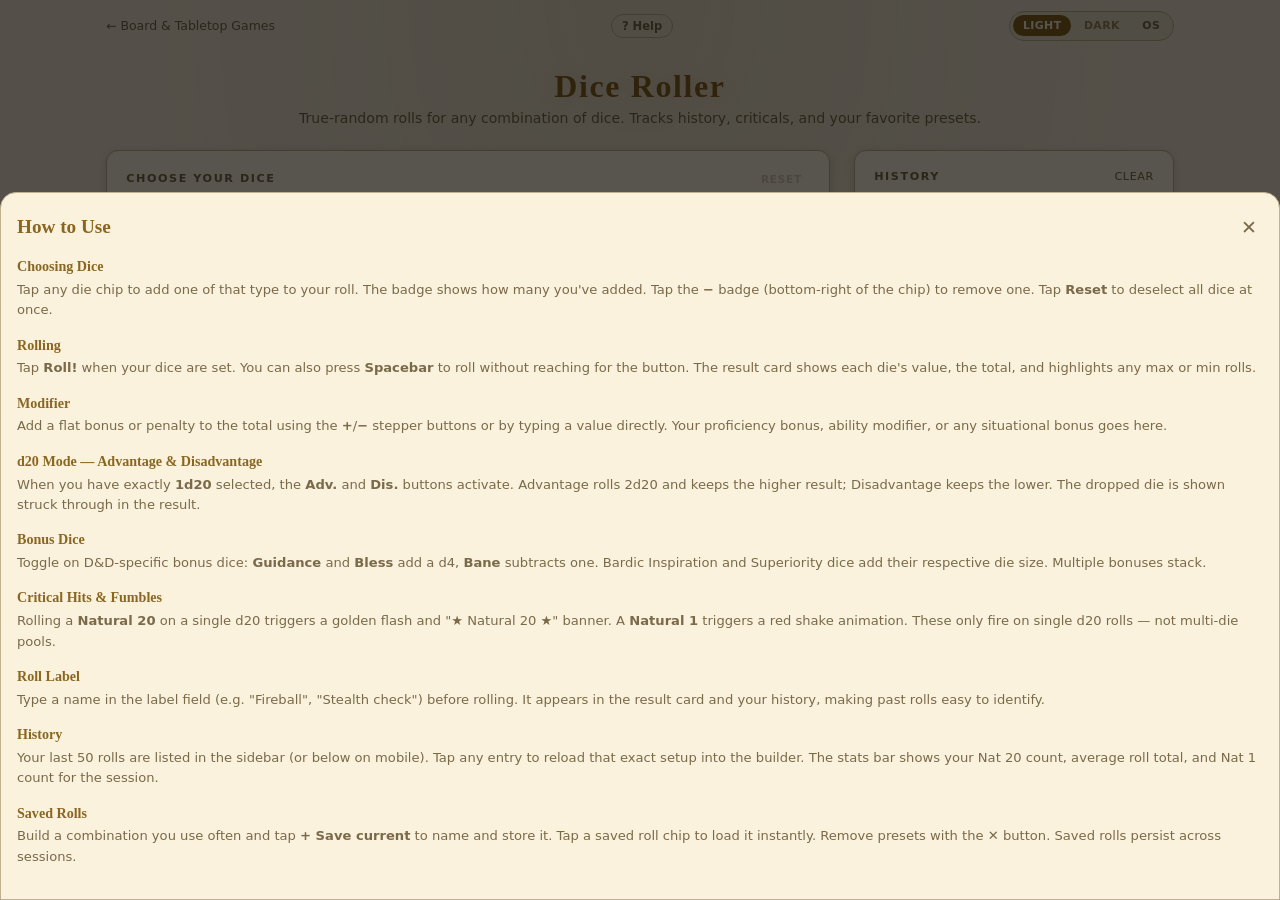
<file: boardgames/dnd/dice-roller/index.html>
<!DOCTYPE html>
<html lang="en" data-theme="dark">
<head>
  <meta charset="UTF-8">
  <meta name="viewport" content="width=device-width, initial-scale=1.0">
  <title>Dice Roller — D&amp;D — Grey Pilgrim Games</title>
    <link rel="stylesheet" href="/assets/css/theme.css">
  <style>
    *, *::before, *::after { box-sizing: border-box; margin: 0; padding: 0; }

    :root, [data-theme="light"] {
      --bg:           #f0e6d2;
      --surface:      #faf2dd;
      --surface2:     #e6dcc4;
      --border:       #c0b090;
      --text:         #2c1f10;
      --text-muted:   #7a6a4a;
      --accent:       #8a6620;
      --accent-dim:   #a08840;
      --danger:       #a02818;
      --gain:         #4a7a2a;
      --nat20:        #c89028;
      --nat1:         #a02818;
      --shadow:       rgba(60,40,20,0.15);
      --font:         'Georgia', serif;
      --font-ui:      system-ui, sans-serif;
      --radius:       8px;
    }

    [data-theme="dark"] {
      --bg:           #1a1410;
      --surface:      #251c17;
      --surface2:     #322821;
      --border:       #4a3a2c;
      --text:         #ead4a8;
      --text-muted:   #9a8458;
      --accent:       #d4a040;
      --accent-dim:   #8a6620;
      --danger:       #d04838;
      --gain:         #6aaa3a;
      --nat20:        #ffd060;
      --nat1:         #e0382c;
      --shadow:       rgba(0,0,0,0.5);
    }

    @media (prefers-color-scheme: dark) {
      [data-theme="os"] {
        --bg:#1a1410; --surface:#251c17; --surface2:#322821; --border:#4a3a2c;
        --text:#ead4a8; --text-muted:#9a8458; --accent:#d4a040; --accent-dim:#8a6620;
        --danger:#d04838; --gain:#6aaa3a; --nat20:#ffd060; --nat1:#e0382c;
        --shadow:rgba(0,0,0,0.5);
      }
    }
    @media (prefers-color-scheme: light) {
      [data-theme="os"] {
        --bg:#f0e6d2; --surface:#faf2dd; --surface2:#e6dcc4; --border:#c0b090;
        --text:#2c1f10; --text-muted:#7a6a4a; --accent:#8a6620; --accent-dim:#a08840;
        --danger:#a02818; --gain:#4a7a2a; --nat20:#c89028; --nat1:#a02818;
        --shadow:rgba(60,40,20,0.15);
      }
    }

    body {
      background: var(--bg);
      color: var(--text);
      font-family: var(--font);
      min-height: 100vh;
      display: flex;
      flex-direction: column;
      transition: background 0.2s, color 0.2s;
    }

    /* Subtle texture - radial gradient + noise feel */
    body::before {
      content: '';
      position: fixed; inset: 0; z-index: 0;
      background:
        radial-gradient(ellipse at top, rgba(212,160,64,0.06), transparent 60%),
        radial-gradient(ellipse at bottom, rgba(160,40,24,0.04), transparent 60%);
      pointer-events: none;
    }
    [data-theme="light"] body::before {
      background:
        radial-gradient(ellipse at top, rgba(138,102,32,0.08), transparent 60%),
        radial-gradient(ellipse at bottom, rgba(160,40,24,0.04), transparent 60%);
    }

    #app { position: relative; z-index: 1; }

    /* ── Top nav ── */
    nav {
      width: 100%;
      max-width: 1100px;
      margin: 0 auto;
      display: flex;
      justify-content: space-between;
      align-items: center;
      padding: 0.7rem 1rem;
    }

    nav a {
      font-family: var(--font-ui);
      font-size: 0.78rem;
      color: var(--text-muted);
      text-decoration: none;
    }
    nav a:hover { color: var(--accent); }

    #theme-bar {
      display: inline-flex;
      gap: 0.2rem;
      background: var(--surface2);
      border: 1px solid var(--border);
      border-radius: 20px;
      padding: 0.2rem;
    }
    #theme-bar button {
      font-family: var(--font-ui);
      font-size: 0.68rem; font-weight: 600; letter-spacing: 0.04em;
      text-transform: uppercase; background: transparent; color: var(--text-muted);
      border: none; border-radius: 14px; padding: 0.25rem 0.6rem; cursor: pointer;
    }
    #theme-bar button.active { background: var(--accent); color: var(--surface); }

    /* ── Header ── */
    header {
      text-align: center;
      padding: 1rem 1rem 1.5rem;
    }
    header h1 {
      font-size: 2rem;
      color: var(--accent);
      letter-spacing: 0.05em;
      text-shadow: 0 0 20px rgba(212,160,64,0.2);
    }
    header p {
      color: var(--text-muted);
      font-family: var(--font-ui);
      font-size: 0.88rem;
      margin-top: 0.3rem;
    }

    /* ── Main grid ── */
    main {
      width: 100%;
      max-width: 1100px;
      margin: 0 auto;
      padding: 0 1rem 3rem;
      display: grid;
      grid-template-columns: 1fr;
      gap: 1.5rem;
    }
    @media (min-width: 900px) {
      main { grid-template-columns: minmax(0, 1fr) 320px; }
    }

    .panel {
      background: var(--surface);
      border: 1px solid var(--border);
      border-radius: 12px;
      padding: 1.2rem;
      box-shadow: 0 2px 8px var(--shadow);
    }

    .panel-title {
      font-family: var(--font-ui);
      font-size: 0.7rem;
      font-weight: 700;
      letter-spacing: 0.14em;
      text-transform: uppercase;
      color: var(--text-muted);
      margin-bottom: 0.7rem;
    }

    .panel-title-row {
      display: flex;
      justify-content: space-between;
      align-items: center;
      margin-bottom: 0.7rem;
    }
    .panel-title-row .panel-title { margin: 0; }

    .section-reset {
      background: none;
      border: none;
      font-family: var(--font-ui);
      font-size: 0.65rem;
      font-weight: 700;
      letter-spacing: 0.08em;
      text-transform: uppercase;
      color: var(--text-muted);
      cursor: pointer;
      padding: 0.2rem 0.5rem;
      border-radius: 4px;
      transition: color 0.15s, background 0.15s;
    }
    .section-reset:hover { color: var(--danger); background: var(--surface2); }
    .section-reset:disabled { opacity: 0.3; cursor: default; }
    .section-reset:disabled:hover { color: var(--text-muted); background: none; }

    /* ── Dice chips ── */
    .dice-grid {
      display: grid;
      grid-template-columns: repeat(7, 1fr);
      gap: 0.5rem;
    }
    @media (max-width: 520px) {
      .dice-grid { grid-template-columns: repeat(4, 1fr); }
    }

    .die-chip {
      position: relative;
      background: var(--surface2);
      border: 1px solid var(--border);
      border-radius: 10px;
      padding: 0.6rem 0.3rem;
      cursor: pointer;
      transition: border-color 0.15s, transform 0.08s, background 0.15s, box-shadow 0.15s;
      font-family: var(--font-ui);
      color: var(--text);
      display: flex;
      flex-direction: column;
      align-items: center;
      gap: 0.25rem;
      user-select: none;
      -webkit-user-select: none;
    }
    .die-chip:hover {
      border-color: var(--accent);
      color: var(--accent);
    }
    .die-chip:active { transform: scale(0.94); }
    .die-chip.has-count {
      background: rgba(212,160,64,0.12);
      border-color: var(--accent);
      box-shadow: 0 0 12px rgba(212,160,64,0.15);
      color: var(--accent);
    }

    .die-icon {
      width: 32px; height: 32px;
      stroke: currentColor;
      stroke-width: 2;
      fill: none;
    }

    .die-label {
      font-size: 0.7rem;
      font-weight: 700;
      letter-spacing: 0.06em;
    }

    .die-count {
      position: absolute;
      top: -6px; right: -6px;
      background: var(--accent);
      color: var(--surface);
      font-size: 0.7rem;
      font-weight: 800;
      width: 22px; height: 22px;
      border-radius: 50%;
      display: none;
      align-items: center;
      justify-content: center;
      box-shadow: 0 1px 4px var(--shadow);
    }
    .die-chip.has-count .die-count { display: flex; }

    .die-minus {
      position: absolute;
      bottom: -6px; right: -6px;
      background: var(--surface);
      color: var(--text-muted);
      font-size: 0.85rem;
      font-weight: 700;
      width: 20px; height: 20px;
      border-radius: 50%;
      border: 1px solid var(--border);
      display: none;
      align-items: center;
      justify-content: center;
      cursor: pointer;
      line-height: 1;
    }
    .die-chip.has-count .die-minus { display: flex; }
    .die-minus:hover { color: var(--danger); border-color: var(--danger); }

    /* ── Modifier + adv/dis row ── */
    .roll-options {
      margin-top: 1rem;
      display: grid;
      gap: 0.7rem;
      grid-template-columns: 1fr 1fr;
    }
    @media (max-width: 520px) {
      .roll-options { grid-template-columns: 1fr; }
    }

    .opt-group {
      display: flex;
      flex-direction: column;
      gap: 0.35rem;
    }
    .opt-label {
      font-family: var(--font-ui);
      font-size: 0.65rem;
      font-weight: 700;
      letter-spacing: 0.1em;
      text-transform: uppercase;
      color: var(--text-muted);
    }

    .modifier-row {
      display: flex;
      align-items: center;
      gap: 0.3rem;
    }
    .mod-btn {
      width: 32px; height: 32px;
      border: 1px solid var(--border);
      border-radius: 6px;
      background: var(--surface2);
      color: var(--text);
      font-family: var(--font-ui);
      font-size: 1.1rem;
      cursor: pointer;
      line-height: 1;
    }
    .mod-btn:hover { border-color: var(--accent); color: var(--accent); }
    .mod-input {
      flex: 1;
      background: var(--surface2);
      border: 1px solid var(--border);
      border-radius: 6px;
      color: var(--text);
      font-family: var(--font-ui);
      font-size: 1rem;
      font-weight: 700;
      padding: 0.4rem 0.5rem;
      text-align: center;
      outline: none;
      min-width: 0;
    }
    .mod-input:focus { border-color: var(--accent); }

    .adv-row {
      display: flex;
      gap: 0.3rem;
      background: var(--surface2);
      border: 1px solid var(--border);
      border-radius: 6px;
      padding: 3px;
    }
    .adv-btn {
      flex: 1;
      padding: 0.4rem;
      border: none;
      border-radius: 4px;
      background: transparent;
      color: var(--text-muted);
      font-family: var(--font-ui);
      font-size: 0.72rem;
      font-weight: 700;
      letter-spacing: 0.04em;
      text-transform: uppercase;
      cursor: pointer;
      transition: background 0.15s, color 0.15s;
    }
    .adv-btn.active { background: var(--accent); color: var(--surface); }
    .adv-btn:disabled { opacity: 0.35; cursor: default; }

    /* ── Bonus dice ── */
    .bonus-section { margin-top: 1rem; }
    .bonus-grid {
      display: flex;
      flex-wrap: wrap;
      gap: 0.4rem;
    }
    .bonus-chip {
      background: var(--surface2);
      border: 1px solid var(--border);
      border-radius: 18px;
      padding: 0.35rem 0.75rem;
      font-family: var(--font-ui);
      font-size: 0.78rem;
      font-weight: 600;
      color: var(--text-muted);
      cursor: pointer;
      transition: background 0.15s, border-color 0.15s, color 0.15s;
      user-select: none;
      -webkit-user-select: none;
    }
    .bonus-chip:hover { border-color: var(--accent); color: var(--accent); }
    .bonus-chip.active {
      background: var(--accent);
      border-color: var(--accent);
      color: var(--surface);
      box-shadow: 0 0 10px rgba(212,160,64,0.25);
    }
    .bonus-chip.bane.active {
      background: var(--danger);
      border-color: var(--danger);
      color: #fff;
      box-shadow: 0 0 10px rgba(208,72,56,0.3);
    }

    /* ── Label + Roll button ── */
    .label-input {
      width: 100%;
      margin-top: 1rem;
      background: var(--surface2);
      border: 1px solid var(--border);
      border-radius: 6px;
      color: var(--text);
      font-family: var(--font);
      font-size: 0.95rem;
      padding: 0.55rem 0.8rem;
      outline: none;
    }
    .label-input:focus { border-color: var(--accent); }
    .label-input::placeholder { color: var(--text-muted); font-style: italic; }

    .action-row {
      margin-top: 1rem;
      display: flex;
      gap: 0.5rem;
    }
    .clear-btn {
      padding: 0.7rem 1rem;
      background: transparent;
      border: 1px solid var(--border);
      border-radius: 8px;
      color: var(--text-muted);
      font-family: var(--font-ui);
      font-size: 0.78rem;
      font-weight: 700;
      letter-spacing: 0.05em;
      text-transform: uppercase;
      cursor: pointer;
    }
    .clear-btn:hover { border-color: var(--danger); color: var(--danger); }

    .roll-btn {
      flex: 1;
      padding: 0.85rem;
      background: var(--accent);
      border: none;
      border-radius: 8px;
      color: var(--surface);
      font-family: var(--font);
      font-size: 1.15rem;
      font-weight: 800;
      letter-spacing: 0.1em;
      text-transform: uppercase;
      cursor: pointer;
      box-shadow: 0 0 18px rgba(212,160,64,0.3);
      transition: opacity 0.15s, transform 0.08s;
    }
    .roll-btn:hover { opacity: 0.9; }
    .roll-btn:active { transform: scale(0.98); }
    .roll-btn:disabled {
      opacity: 0.4;
      cursor: default;
      box-shadow: none;
    }

    /* ── Result card ── */
    #result-card {
      margin-top: 1.25rem;
      padding: 1.5rem 1.2rem;
      background: var(--surface);
      border: 1px solid var(--border);
      border-radius: 12px;
      text-align: center;
      box-shadow: 0 2px 12px var(--shadow);
      display: none;
    }
    #result-card.visible { display: block; animation: rollIn 0.4s ease-out; }

    @keyframes rollIn {
      0%   { opacity: 0; transform: translateY(-8px) scale(0.97); }
      100% { opacity: 1; transform: translateY(0) scale(1); }
    }

    .result-label {
      font-family: var(--font);
      font-size: 1rem;
      color: var(--accent);
      font-style: italic;
      margin-bottom: 0.3rem;
    }
    .result-label:empty { display: none; }

    .result-expr {
      font-family: var(--font-ui);
      font-size: 0.78rem;
      color: var(--text-muted);
      letter-spacing: 0.05em;
      margin-bottom: 0.7rem;
    }

    .result-breakdown {
      display: flex;
      flex-wrap: wrap;
      gap: 0.4rem;
      justify-content: center;
      margin-bottom: 0.8rem;
    }

    .die-result {
      font-family: var(--font-ui);
      font-size: 0.95rem;
      font-weight: 700;
      background: var(--surface2);
      border: 1px solid var(--border);
      border-radius: 6px;
      padding: 0.3rem 0.55rem;
      min-width: 36px;
      color: var(--text);
    }
    .die-result.dropped {
      opacity: 0.4;
      text-decoration: line-through;
    }
    .die-result.crit-max { color: var(--nat20); border-color: var(--nat20); background: rgba(255,208,96,0.1); }
    .die-result.crit-min { color: var(--nat1); border-color: var(--nat1); background: rgba(224,56,44,0.1); }

    .die-result-tag {
      font-size: 0.6rem;
      color: var(--text-muted);
      letter-spacing: 0.04em;
      text-transform: uppercase;
      margin-right: 0.2rem;
    }

    .breakdown-op {
      font-family: var(--font-ui);
      font-size: 1.1rem;
      color: var(--text-muted);
      align-self: center;
      padding: 0 0.1rem;
    }

    .modifier-tag {
      font-family: var(--font-ui);
      font-size: 0.95rem;
      font-weight: 700;
      color: var(--text-muted);
      align-self: center;
    }

    .bonus-tag {
      font-family: var(--font-ui);
      font-size: 0.78rem;
      background: var(--surface2);
      border: 1px dashed var(--accent);
      border-radius: 6px;
      padding: 0.3rem 0.55rem;
      color: var(--accent);
    }
    .bonus-tag.bane { color: var(--danger); border-color: var(--danger); }

    .result-total {
      font-family: var(--font);
      font-size: 4rem;
      font-weight: 800;
      color: var(--text);
      line-height: 1;
      margin: 0.4rem 0 0.2rem;
      font-variant-numeric: tabular-nums;
    }
    .result-total.nat20 {
      color: var(--nat20);
      text-shadow: 0 0 30px rgba(255,208,96,0.5);
    }
    .result-total.nat1 {
      color: var(--nat1);
      text-shadow: 0 0 24px rgba(224,56,44,0.4);
    }

    .crit-banner {
      font-family: var(--font);
      font-size: 1.2rem;
      font-weight: 800;
      letter-spacing: 0.18em;
      text-transform: uppercase;
      margin-top: 0.4rem;
    }
    .crit-banner.nat20 {
      color: var(--nat20);
      animation: nat20Flash 0.55s ease-in-out 6;
    }
    .crit-banner.nat1 {
      color: var(--nat1);
      animation: nat1Flash 0.4s ease-in-out 6;
    }
    @keyframes nat20Flash {
      0%, 100% {
        opacity: 1;
        transform: scale(1);
        text-shadow: 0 0 24px var(--nat20), 0 0 8px var(--nat20);
      }
      50% {
        opacity: 0.55;
        transform: scale(1.12);
        text-shadow: 0 0 40px var(--nat20), 0 0 16px var(--nat20);
      }
    }
    @keyframes nat1Flash {
      0%, 100% {
        opacity: 1;
        transform: translateX(0);
        text-shadow: 0 0 18px var(--nat1);
      }
      20% { transform: translateX(-4px); opacity: 0.6; }
      40% { transform: translateX(4px); opacity: 1; text-shadow: 0 0 28px var(--nat1); }
      60% { transform: translateX(-3px); opacity: 0.6; }
      80% { transform: translateX(3px); opacity: 1; }
    }

    /* ── Presets ── */
    .preset-section { margin-top: 1rem; }
    .preset-list {
      display: flex;
      flex-wrap: wrap;
      gap: 0.4rem;
    }
    .preset-chip {
      position: relative;
      background: var(--surface2);
      border: 1px solid var(--border);
      border-radius: 18px;
      padding: 0.4rem 0.75rem 0.4rem 0.85rem;
      font-family: var(--font-ui);
      font-size: 0.8rem;
      font-weight: 600;
      color: var(--text);
      cursor: pointer;
      transition: border-color 0.15s, color 0.15s;
      display: flex;
      align-items: center;
      gap: 0.45rem;
    }
    .preset-chip:hover { border-color: var(--accent); color: var(--accent); }
    .preset-chip-name { line-height: 1; }
    .preset-chip-expr {
      font-size: 0.68rem;
      color: var(--text-muted);
      font-weight: 500;
      letter-spacing: 0.03em;
    }
    .preset-del {
      background: none;
      border: none;
      color: var(--text-muted);
      font-size: 0.85rem;
      cursor: pointer;
      padding: 0 0.1rem;
      line-height: 1;
    }
    .preset-del:hover { color: var(--danger); }

    .save-preset-btn {
      background: transparent;
      border: 1px dashed var(--border);
      border-radius: 18px;
      padding: 0.4rem 0.8rem;
      font-family: var(--font-ui);
      font-size: 0.78rem;
      color: var(--text-muted);
      cursor: pointer;
    }
    .save-preset-btn:hover { border-color: var(--accent); color: var(--accent); }
    .save-preset-btn:disabled { opacity: 0.4; cursor: default; }

    /* ── History sidebar ── */
    #history-panel {
      max-height: 70vh;
      display: flex;
      flex-direction: column;
    }
    @media (max-width: 899px) {
      #history-panel { max-height: none; }
    }

    .history-header {
      display: flex;
      justify-content: space-between;
      align-items: center;
      margin-bottom: 0.7rem;
    }
    .history-clear {
      background: none;
      border: none;
      font-family: var(--font-ui);
      font-size: 0.7rem;
      color: var(--text-muted);
      cursor: pointer;
      letter-spacing: 0.05em;
      text-transform: uppercase;
    }
    .history-clear:hover { color: var(--danger); }

    #history-list {
      overflow-y: auto;
      flex: 1;
      display: flex;
      flex-direction: column;
      gap: 0.5rem;
      max-height: 60vh;
    }

    .history-empty {
      text-align: center;
      color: var(--text-muted);
      font-style: italic;
      font-size: 0.85rem;
      padding: 1.5rem 0;
    }

    .history-entry {
      background: var(--surface2);
      border: 1px solid var(--border);
      border-left: 3px solid var(--border);
      border-radius: 6px;
      padding: 0.55rem 0.7rem;
      cursor: pointer;
      transition: border-color 0.15s, transform 0.08s;
      font-family: var(--font-ui);
    }
    .history-entry:hover {
      border-left-color: var(--accent);
    }
    .history-entry.nat20 { border-left-color: var(--nat20); }
    .history-entry.nat1  { border-left-color: var(--nat1); }

    .history-entry-top {
      display: flex;
      justify-content: space-between;
      align-items: baseline;
      gap: 0.5rem;
    }
    .history-entry-label {
      font-size: 0.82rem;
      font-weight: 700;
      color: var(--text);
      flex: 1;
      overflow: hidden;
      text-overflow: ellipsis;
      white-space: nowrap;
    }
    .history-entry-label:empty::before {
      content: 'Roll';
      color: var(--text-muted);
      font-style: italic;
      font-weight: 500;
    }
    .history-entry-total {
      font-size: 1.15rem;
      font-weight: 800;
      color: var(--accent);
      font-family: var(--font);
      font-variant-numeric: tabular-nums;
    }
    .history-entry.nat20 .history-entry-total { color: var(--nat20); }
    .history-entry.nat1 .history-entry-total  { color: var(--nat1); }

    .history-entry-mid {
      font-size: 0.7rem;
      color: var(--text-muted);
      margin-top: 0.15rem;
      letter-spacing: 0.03em;
    }
    .history-entry-bottom {
      font-size: 0.66rem;
      color: var(--text-muted);
      margin-top: 0.15rem;
      opacity: 0.75;
    }

    /* ── History stats ── */
    .history-stats {
      margin-top: 0.75rem;
      padding-top: 0.65rem;
      border-top: 1px solid var(--border);
      display: grid;
      grid-template-columns: 1fr 1fr 1fr;
      gap: 0.5rem;
      text-align: center;
      flex-shrink: 0;
    }
    .stat-item {
      display: flex;
      flex-direction: column;
      gap: 0.2rem;
    }
    .stat-value {
      font-family: var(--font);
      font-size: 1.35rem;
      font-weight: 800;
      font-variant-numeric: tabular-nums;
      line-height: 1;
      transition: color 0.2s;
    }
    .stat-value.nat20-val { color: var(--nat20); }
    .stat-value.avg-val   { color: var(--accent); }
    .stat-value.nat1-val  { color: var(--nat1); }
    .stat-value.empty     { color: var(--text-muted); opacity: 0.45; }
    .stat-label {
      font-family: var(--font-ui);
      font-size: 0.6rem;
      font-weight: 700;
      letter-spacing: 0.1em;
      text-transform: uppercase;
      color: var(--text-muted);
    }

    /* ── Help button ── */
    #help-btn {
      font-family: var(--font-ui);
      font-size: 0.72rem;
      font-weight: 600;
      color: var(--text-muted);
      background: none;
      border: 1px solid var(--border);
      border-radius: 14px;
      padding: 0.25rem 0.6rem;
      cursor: pointer;
      transition: color 0.15s, border-color 0.15s;
    }
    #help-btn:hover { color: var(--accent); border-color: var(--accent-dim); }

    /* ── Help overlay ── */
    .help-overlay {
      display: none;
      position: fixed;
      inset: 0;
      z-index: 200;
      background: rgba(0,0,0,0.65);
      align-items: flex-end;
    }
    .help-overlay.visible { display: flex; }
    .help-sheet {
      background: var(--surface);
      border: 1px solid var(--border);
      border-radius: 16px 16px 0 0;
      width: 100%;
      max-height: 88vh;
      overflow-y: auto;
      padding: 1.2rem 1rem 2rem;
      display: flex;
      flex-direction: column;
      gap: 1rem;
    }
    .help-sheet-header {
      display: flex;
      justify-content: space-between;
      align-items: center;
    }
    .help-sheet-header h2 {
      font-family: var(--font);
      font-size: 1.2rem;
      color: var(--accent);
    }
    .help-sheet-close {
      background: none; border: none; cursor: pointer;
      font-size: 1.2rem; color: var(--text-muted); padding: 0.2rem 0.4rem;
      border-radius: 6px;
    }
    .help-sheet-close:hover { color: var(--text); }
    .help-section { display: flex; flex-direction: column; gap: 0.3rem; }
    .help-section-title {
      font-family: var(--font);
      font-size: 0.88rem;
      font-weight: 700;
      color: var(--accent);
    }
    .help-p {
      font-family: var(--font-ui);
      font-size: 0.82rem;
      color: var(--text-muted);
      line-height: 1.55;
    }

    /* ── Ko-fi footer ── */
    .kofi-footer { text-align: center; padding: 1rem 1rem 0.75rem; font-family: var(--font-ui); font-size: 0.72rem; }
    .kofi-footer a { color: var(--text-muted); text-decoration: none; opacity: 0.65; transition: opacity 0.15s, color 0.15s; }
    .kofi-footer a:hover { opacity: 1; color: var(--gold); }
  </style>
  <link rel="icon" type="image/x-icon"       href="/favicon.ico">
  <link rel="icon" type="image/png" sizes="32x32" href="/assets/icons/favicon-32x32.png">
  <link rel="icon" type="image/png" sizes="16x16" href="/assets/icons/favicon-16x16.png">
  <link rel="apple-touch-icon" sizes="180x180"    href="/assets/icons/apple-touch-icon.png">
</head>
<body>

<div id="app">

<nav>
  <a href="/boardgames/">← Board &amp; Tabletop Games</a>
  <button id="help-btn">? Help</button>
  <div id="theme-bar">
    <button data-theme="light">Light</button>
    <button data-theme="dark" class="active">Dark</button>
    <button data-theme="os">OS</button>
  </div>
</nav>

<header>
  <h1>Dice Roller</h1>
  <p>True-random rolls for any combination of dice. Tracks history, criticals, and your favorite presets.</p>
</header>

<main>

  <!-- ── Builder ── -->
  <section>
    <div class="panel">
      <div class="panel-title-row">
        <div class="panel-title">Choose your dice</div>
        <button class="section-reset" id="reset-dice-btn" title="Deselect all dice">Reset</button>
      </div>
      <div class="dice-grid" id="dice-grid"></div>

      <div class="panel-title-row" style="margin-top:1.1rem">
        <div class="panel-title">Modifiers &amp; Bonuses</div>
        <button class="section-reset" id="reset-options-btn" title="Clear modifier, d20 mode, and bonus dice">Reset</button>
      </div>

      <div class="roll-options">
        <div class="opt-group">
          <div class="opt-label">Modifier</div>
          <div class="modifier-row">
            <button class="mod-btn" id="mod-minus">−</button>
            <input class="mod-input" type="number" id="mod-input" value="0">
            <button class="mod-btn" id="mod-plus">+</button>
          </div>
        </div>
        <div class="opt-group">
          <div class="opt-label">d20 Mode</div>
          <div class="adv-row" id="adv-row">
            <button class="adv-btn active" data-adv="none">Normal</button>
            <button class="adv-btn" data-adv="advantage">Adv.</button>
            <button class="adv-btn" data-adv="disadvantage">Dis.</button>
          </div>
        </div>
      </div>

      <div class="bonus-section">
        <div class="opt-label" style="margin-bottom:0.4rem">Bonus Dice</div>
        <div class="bonus-grid" id="bonus-grid"></div>
      </div>

      <input class="label-input" type="text" id="label-input" placeholder="Optional roll label (e.g. Fireball, Stealth check)" maxlength="40">

      <div class="action-row">
        <button class="clear-btn" id="clear-btn" title="Clear everything including label">Clear All</button>
        <button class="roll-btn" id="roll-btn" disabled>Roll!</button>
      </div>
    </div>

    <!-- Result -->
    <div id="result-card"></div>

    <!-- Presets -->
    <div class="panel preset-section">
      <div class="panel-title">Saved Rolls</div>
      <div class="preset-list" id="preset-list"></div>
    </div>
  </section>

  <!-- ── History ── -->
  <aside class="panel" id="history-panel">
    <div class="history-header">
      <div class="panel-title" style="margin:0">History</div>
      <button class="history-clear" id="history-clear">Clear</button>
    </div>
    <div id="history-list"></div>
    <div class="history-stats" id="history-stats"></div>
  </aside>

</main>

</div>

<!-- Help overlay -->
<div class="help-overlay" id="help-overlay">
  <div class="help-sheet">
    <div class="help-sheet-header">
      <h2>How to Use</h2>
      <button class="help-sheet-close" id="help-close">✕</button>
    </div>

    <div class="help-section">
      <div class="help-section-title">Choosing Dice</div>
      <p class="help-p">Tap any die chip to add one of that type to your roll. The badge shows how many you've added. Tap the <strong>−</strong> badge (bottom-right of the chip) to remove one. Tap <strong>Reset</strong> to deselect all dice at once.</p>
    </div>

    <div class="help-section">
      <div class="help-section-title">Rolling</div>
      <p class="help-p">Tap <strong>Roll!</strong> when your dice are set. You can also press <strong>Spacebar</strong> to roll without reaching for the button. The result card shows each die's value, the total, and highlights any max or min rolls.</p>
    </div>

    <div class="help-section">
      <div class="help-section-title">Modifier</div>
      <p class="help-p">Add a flat bonus or penalty to the total using the <strong>+</strong>/<strong>−</strong> stepper buttons or by typing a value directly. Your proficiency bonus, ability modifier, or any situational bonus goes here.</p>
    </div>

    <div class="help-section">
      <div class="help-section-title">d20 Mode — Advantage &amp; Disadvantage</div>
      <p class="help-p">When you have exactly <strong>1d20</strong> selected, the <strong>Adv.</strong> and <strong>Dis.</strong> buttons activate. Advantage rolls 2d20 and keeps the higher result; Disadvantage keeps the lower. The dropped die is shown struck through in the result.</p>
    </div>

    <div class="help-section">
      <div class="help-section-title">Bonus Dice</div>
      <p class="help-p">Toggle on D&amp;D-specific bonus dice: <strong>Guidance</strong> and <strong>Bless</strong> add a d4, <strong>Bane</strong> subtracts one. Bardic Inspiration and Superiority dice add their respective die size. Multiple bonuses stack.</p>
    </div>

    <div class="help-section">
      <div class="help-section-title">Critical Hits &amp; Fumbles</div>
      <p class="help-p">Rolling a <strong>Natural 20</strong> on a single d20 triggers a golden flash and "★ Natural 20 ★" banner. A <strong>Natural 1</strong> triggers a red shake animation. These only fire on single d20 rolls — not multi-die pools.</p>
    </div>

    <div class="help-section">
      <div class="help-section-title">Roll Label</div>
      <p class="help-p">Type a name in the label field (e.g. "Fireball", "Stealth check") before rolling. It appears in the result card and your history, making past rolls easy to identify.</p>
    </div>

    <div class="help-section">
      <div class="help-section-title">History</div>
      <p class="help-p">Your last 50 rolls are listed in the sidebar (or below on mobile). Tap any entry to reload that exact setup into the builder. The stats bar shows your Nat 20 count, average roll total, and Nat 1 count for the session.</p>
    </div>

    <div class="help-section">
      <div class="help-section-title">Saved Rolls</div>
      <p class="help-p">Build a combination you use often and tap <strong>+ Save current</strong> to name and store it. Tap a saved roll chip to load it instantly. Remove presets with the ✕ button. Saved rolls persist across sessions.</p>
    </div>
  </div>
</div>

<script>
// ═══════════════════════════════════════════════════════════
// CONSTANTS
// ═══════════════════════════════════════════════════════════

const DICE_TYPES = [4, 6, 8, 10, 12, 20, 100];

// SVG die icons (simple polygon outlines)
const DIE_ICONS = {
  4:   '<polygon points="20,4 36,32 4,32"/>',
  6:   '<rect x="8" y="8" width="24" height="24" rx="3"/>',
  8:   '<polygon points="20,3 36,20 20,37 4,20"/>',
  10:  '<polygon points="20,3 35,16 28,36 12,36 5,16"/>',
  12:  '<polygon points="20,3 33,11 33,29 20,37 7,29 7,11"/>',
  20:  '<polygon points="20,2 36,12 36,28 20,38 4,28 4,12"/><polygon points="20,10 28,16 28,24 20,30 12,24 12,16" opacity="0.5"/>',
  100: '<rect x="6" y="6" width="20" height="20" rx="3"/><rect x="14" y="14" width="20" height="20" rx="3"/>',
};

const BONUS_DICE = [
  { id: 'guidance',     label: 'Guidance',       die: 4,  sign: 1 },
  { id: 'bless',        label: 'Bless',          die: 4,  sign: 1 },
  { id: 'bane',         label: 'Bane',           die: 4,  sign: -1 },
  { id: 'bardic-d6',    label: 'Bardic d6',      die: 6,  sign: 1 },
  { id: 'bardic-d8',    label: 'Bardic d8',      die: 8,  sign: 1 },
  { id: 'bardic-d10',   label: 'Bardic d10',     die: 10, sign: 1 },
  { id: 'bardic-d12',   label: 'Bardic d12',     die: 12, sign: 1 },
  { id: 'superior-d8',  label: 'Superiority d8', die: 8,  sign: 1 },
  { id: 'superior-d10', label: 'Superiority d10',die: 10, sign: 1 },
  { id: 'superior-d12', label: 'Superiority d12',die: 12, sign: 1 },
];

const STORAGE_KEY = 'gpg-dice-roller';

// ═══════════════════════════════════════════════════════════
// STATE
// ═══════════════════════════════════════════════════════════

let state = {
  current: {
    dice:      { 4:0, 6:0, 8:0, 10:0, 12:0, 20:0, 100:0 },
    modifier:  0,
    advantage: 'none',  // 'none' | 'advantage' | 'disadvantage'
    bonus:     [],      // [bonusDie.id, ...]
    label:     '',
  },
  history:  [],   // [{label, expression, diceResults, bonusResults, modifier, total, critType, timestamp}]
  presets:  [],   // [{name, current}]
};

// ═══════════════════════════════════════════════════════════
// PERSISTENCE
// ═══════════════════════════════════════════════════════════

function saveState() {
  try {
    localStorage.setItem(STORAGE_KEY, JSON.stringify({
      history: state.history.slice(0, 50),
      presets: state.presets,
    }));
  } catch(e) {}
}

function loadState() {
  try {
    const raw = localStorage.getItem(STORAGE_KEY);
    if (raw) {
      const data = JSON.parse(raw);
      if (data.history) state.history = data.history;
      if (data.presets) state.presets = data.presets;
    }
  } catch(e) {}
}

// ═══════════════════════════════════════════════════════════
// ROLLING
// ═══════════════════════════════════════════════════════════

function rollDie(sides) {
  return Math.floor(Math.random() * sides) + 1;
}

function performRoll() {
  const c = state.current;
  let total = 0;
  const diceResults = [];

  for (const sides of DICE_TYPES) {
    const count = c.dice[sides];
    if (!count) continue;

    let rolls = [];
    let dropped = [];

    if (sides === 20 && count === 1 && c.advantage !== 'none') {
      // Advantage / disadvantage: roll 2d20, keep one
      const r1 = rollDie(20), r2 = rollDie(20);
      const keep = c.advantage === 'advantage' ? Math.max(r1, r2) : Math.min(r1, r2);
      const drop = c.advantage === 'advantage' ? Math.min(r1, r2) : Math.max(r1, r2);
      rolls   = [keep];
      dropped = [drop];
      total  += keep;
    } else {
      for (let i = 0; i < count; i++) {
        const r = rollDie(sides);
        rolls.push(r);
        total += r;
      }
    }

    diceResults.push({ sides, count, rolls, dropped });
  }

  const bonusResults = [];
  for (const id of c.bonus) {
    const b = BONUS_DICE.find(x => x.id === id);
    if (!b) continue;
    const r = rollDie(b.die);
    bonusResults.push({ id: b.id, label: b.label, die: b.die, sign: b.sign, value: r });
    total += r * b.sign;
  }

  total += c.modifier;

  // Detect crits on a single d20
  let critType = null;
  const d20 = diceResults.find(r => r.sides === 20);
  if (d20 && d20.rolls.length === 1) {
    if (d20.rolls[0] === 20) critType = 'nat20';
    else if (d20.rolls[0] === 1) critType = 'nat1';
  }

  return {
    label:        c.label,
    expression:   buildExpression(c),
    diceResults,
    bonusResults,
    modifier:     c.modifier,
    advantage:    c.advantage,
    total,
    critType,
    timestamp:    Date.now(),
  };
}

function buildExpression(c) {
  const parts = [];
  for (const sides of DICE_TYPES) {
    if (c.dice[sides]) {
      let part = `${c.dice[sides]}d${sides}`;
      if (sides === 20 && c.dice[sides] === 1) {
        if (c.advantage === 'advantage')    part += ' (adv)';
        else if (c.advantage === 'disadvantage') part += ' (dis)';
      }
      parts.push(part);
    }
  }
  for (const id of c.bonus) {
    const b = BONUS_DICE.find(x => x.id === id);
    if (b) parts.push(`${b.sign > 0 ? '+' : '−'}${b.label}`);
  }
  if (c.modifier > 0) parts.push(`+${c.modifier}`);
  else if (c.modifier < 0) parts.push(`${c.modifier}`);
  return parts.join(' ') || '—';
}

function hasAnyDice() {
  return DICE_TYPES.some(s => state.current.dice[s] > 0) || state.current.bonus.length > 0;
}

// ═══════════════════════════════════════════════════════════
// RENDERING — DICE GRID
// ═══════════════════════════════════════════════════════════

function renderDiceGrid() {
  const grid = document.getElementById('dice-grid');
  grid.innerHTML = '';
  for (const sides of DICE_TYPES) {
    const count = state.current.dice[sides];
    const chip  = document.createElement('button');
    chip.className = 'die-chip' + (count > 0 ? ' has-count' : '');
    chip.dataset.sides = sides;
    chip.innerHTML = `
      <svg class="die-icon" viewBox="0 0 40 40">${DIE_ICONS[sides]}</svg>
      <span class="die-label">d${sides}</span>
      <span class="die-count">${count}</span>
      <span class="die-minus" data-sides="${sides}">−</span>
    `;
    chip.addEventListener('click', e => {
      if (e.target.classList.contains('die-minus')) {
        e.stopPropagation();
        decrementDie(sides);
      } else {
        incrementDie(sides);
      }
    });
    grid.appendChild(chip);
  }
}

function incrementDie(sides) {
  if (state.current.dice[sides] >= 50) return;
  state.current.dice[sides]++;
  renderDiceGrid();
  syncRollButton();
  syncAdvRow();
  syncResetButtons();
}

function decrementDie(sides) {
  if (state.current.dice[sides] <= 0) return;
  state.current.dice[sides]--;
  renderDiceGrid();
  syncRollButton();
  syncAdvRow();
  syncResetButtons();
}

// ═══════════════════════════════════════════════════════════
// RENDERING — BONUS DICE
// ═══════════════════════════════════════════════════════════

function renderBonusGrid() {
  const grid = document.getElementById('bonus-grid');
  grid.innerHTML = '';
  for (const b of BONUS_DICE) {
    const active = state.current.bonus.includes(b.id);
    const chip = document.createElement('button');
    chip.className = 'bonus-chip' + (active ? ' active' : '') + (b.id === 'bane' ? ' bane' : '');
    chip.textContent = b.label;
    chip.title = `${b.sign > 0 ? '+' : '−'}d${b.die}`;
    chip.addEventListener('click', () => {
      if (active) {
        state.current.bonus = state.current.bonus.filter(x => x !== b.id);
      } else {
        state.current.bonus.push(b.id);
      }
      renderBonusGrid();
      syncRollButton();
      syncResetButtons();
    });
    grid.appendChild(chip);
  }
}

// ═══════════════════════════════════════════════════════════
// MODIFIER + ADV
// ═══════════════════════════════════════════════════════════

document.getElementById('mod-minus').addEventListener('click', () => {
  state.current.modifier--;
  document.getElementById('mod-input').value = state.current.modifier;
  syncResetButtons();
});
document.getElementById('mod-plus').addEventListener('click', () => {
  state.current.modifier++;
  document.getElementById('mod-input').value = state.current.modifier;
  syncResetButtons();
});
document.getElementById('mod-input').addEventListener('input', e => {
  const v = parseInt(e.target.value);
  state.current.modifier = isNaN(v) ? 0 : v;
  syncResetButtons();
});

function syncAdvRow() {
  // Adv/Dis only meaningful when exactly 1d20 in roll
  const d20Count = state.current.dice[20];
  const enable = (d20Count === 1);
  document.querySelectorAll('.adv-btn').forEach(b => {
    b.disabled = !enable;
    if (!enable && b.dataset.adv !== 'none') {
      b.classList.remove('active');
    }
  });
  if (!enable) {
    state.current.advantage = 'none';
    document.querySelector('.adv-btn[data-adv="none"]').classList.add('active');
  }
}

document.querySelectorAll('.adv-btn').forEach(btn => {
  btn.addEventListener('click', () => {
    if (btn.disabled) return;
    state.current.advantage = btn.dataset.adv;
    document.querySelectorAll('.adv-btn').forEach(b => b.classList.remove('active'));
    btn.classList.add('active');
    syncResetButtons();
  });
});

// ═══════════════════════════════════════════════════════════
// LABEL + CLEAR + ROLL
// ═══════════════════════════════════════════════════════════

document.getElementById('label-input').addEventListener('input', e => {
  state.current.label = e.target.value;
});

document.getElementById('clear-btn').addEventListener('click', clearBuilder);

document.getElementById('reset-dice-btn').addEventListener('click', () => {
  state.current.dice = { 4:0, 6:0, 8:0, 10:0, 12:0, 20:0, 100:0 };
  renderDiceGrid();
  syncAdvRow();
  syncRollButton();
  syncResetButtons();
});

document.getElementById('reset-options-btn').addEventListener('click', () => {
  state.current.modifier  = 0;
  state.current.advantage = 'none';
  state.current.bonus     = [];
  document.getElementById('mod-input').value = 0;
  document.querySelectorAll('.adv-btn').forEach(b => b.classList.remove('active'));
  document.querySelector('.adv-btn[data-adv="none"]').classList.add('active');
  renderBonusGrid();
  syncRollButton();
  syncResetButtons();
});

function syncResetButtons() {
  const anyDice    = DICE_TYPES.some(s => state.current.dice[s] > 0);
  const anyOptions = state.current.modifier !== 0 || state.current.advantage !== 'none' || state.current.bonus.length > 0;
  document.getElementById('reset-dice-btn').disabled    = !anyDice;
  document.getElementById('reset-options-btn').disabled = !anyOptions;
}

function clearBuilder() {
  state.current = {
    dice:      { 4:0, 6:0, 8:0, 10:0, 12:0, 20:0, 100:0 },
    modifier:  0,
    advantage: 'none',
    bonus:     [],
    label:     '',
  };
  document.getElementById('mod-input').value = 0;
  document.getElementById('label-input').value = '';
  document.querySelectorAll('.adv-btn').forEach(b => b.classList.remove('active'));
  document.querySelector('.adv-btn[data-adv="none"]').classList.add('active');
  renderDiceGrid();
  renderBonusGrid();
  syncAdvRow();
  syncRollButton();
  syncResetButtons();
}

document.getElementById('roll-btn').addEventListener('click', () => {
  const result = performRoll();
  state.history.unshift(result);
  if (state.history.length > 50) state.history.pop();
  saveState();
  renderResult(result);
  renderHistory();
});

function syncRollButton() {
  document.getElementById('roll-btn').disabled = !hasAnyDice();
  document.getElementById('save-preset-btn').disabled = !hasAnyDice();
}

// ═══════════════════════════════════════════════════════════
// RENDERING — RESULT CARD
// ═══════════════════════════════════════════════════════════

function renderResult(r) {
  const card = document.getElementById('result-card');
  card.classList.remove('visible');
  // Force reflow to restart animation
  void card.offsetWidth;

  const pieces = [];

  // Standard dice breakdown
  let firstPiece = true;
  for (const dr of r.diceResults) {
    if (!firstPiece) pieces.push(`<span class="breakdown-op">+</span>`);
    firstPiece = false;
    pieces.push(`<span class="die-result-tag">d${dr.sides}</span>`);
    for (const v of dr.rolls) {
      let cls = 'die-result';
      if (dr.sides === 20 && dr.rolls.length === 1) {
        if (v === 20) cls += ' crit-max';
        else if (v === 1) cls += ' crit-min';
      } else if (v === dr.sides) cls += ' crit-max';
      else if (v === 1 && dr.sides > 4) cls += ' crit-min';
      pieces.push(`<span class="${cls}">${v}</span>`);
    }
    for (const v of dr.dropped) {
      pieces.push(`<span class="die-result dropped" title="dropped">${v}</span>`);
    }
  }

  // Bonus dice
  for (const b of r.bonusResults) {
    pieces.push(`<span class="breakdown-op">${b.sign > 0 ? '+' : '−'}</span>`);
    pieces.push(`<span class="bonus-tag${b.sign < 0 ? ' bane' : ''}">${escHtml(b.label)}: ${b.value}</span>`);
  }

  // Modifier
  if (r.modifier !== 0) {
    pieces.push(`<span class="breakdown-op">${r.modifier > 0 ? '+' : '−'}</span>`);
    pieces.push(`<span class="modifier-tag">${Math.abs(r.modifier)}</span>`);
  }

  let critBanner = '';
  if (r.critType === 'nat20') critBanner = '<div class="crit-banner nat20">★ Natural 20 ★</div>';
  else if (r.critType === 'nat1') critBanner = '<div class="crit-banner nat1">⚠ Natural 1 ⚠</div>';

  card.innerHTML = `
    <div class="result-label">${escHtml(r.label || '')}</div>
    <div class="result-expr">${escHtml(r.expression)}</div>
    <div class="result-breakdown">${pieces.join('')}</div>
    <div class="result-total ${r.critType || ''}">${r.total}</div>
    ${critBanner}
  `;

  card.classList.add('visible');
}

// ═══════════════════════════════════════════════════════════
// HISTORY
// ═══════════════════════════════════════════════════════════

function renderHistoryStats() {
  const el = document.getElementById('history-stats');
  const h  = state.history;
  const nat20s = h.filter(r => r.critType === 'nat20').length;
  const nat1s  = h.filter(r => r.critType === 'nat1').length;
  const avg    = h.length ? h.reduce((s, r) => s + r.total, 0) / h.length : null;
  const avgStr = avg === null ? '—' : (Number.isInteger(avg) ? avg : avg.toFixed(1));
  const empty  = h.length === 0;

  el.innerHTML = `
    <div class="stat-item">
      <div class="stat-value nat20-val${empty ? ' empty' : ''}">${empty ? '—' : nat20s}</div>
      <div class="stat-label">Nat 20s</div>
    </div>
    <div class="stat-item">
      <div class="stat-value avg-val${empty ? ' empty' : ''}">${avgStr}</div>
      <div class="stat-label">Avg Roll</div>
    </div>
    <div class="stat-item">
      <div class="stat-value nat1-val${empty ? ' empty' : ''}">${empty ? '—' : nat1s}</div>
      <div class="stat-label">Nat 1s</div>
    </div>
  `;
}

function renderHistory() {
  const list = document.getElementById('history-list');
  renderHistoryStats();
  if (state.history.length === 0) {
    list.innerHTML = '<div class="history-empty">No rolls yet. Roll some dice!</div>';
    return;
  }
  list.innerHTML = state.history.map((r, i) => {
    const time = new Date(r.timestamp).toLocaleTimeString([], {hour:'numeric', minute:'2-digit'});
    const breakdownText = r.diceResults.map(dr =>
      `${dr.count}d${dr.sides}: [${dr.rolls.join(', ')}]${dr.dropped.length ? ' drop ' + dr.dropped.join(',') : ''}`
    ).join(' · ');
    return `<div class="history-entry ${r.critType || ''}" data-idx="${i}">
      <div class="history-entry-top">
        <div class="history-entry-label">${escHtml(r.label || '')}</div>
        <div class="history-entry-total">${r.total}</div>
      </div>
      <div class="history-entry-mid">${escHtml(r.expression)}</div>
      <div class="history-entry-bottom">${escHtml(breakdownText)} · ${time}</div>
    </div>`;
  }).join('');

  list.querySelectorAll('.history-entry').forEach(el => {
    el.addEventListener('click', () => {
      const idx = +el.dataset.idx;
      const r = state.history[idx];
      if (r) loadRollIntoBuilder(r);
    });
  });
}

function loadRollIntoBuilder(r) {
  // Reconstruct current state from a past roll
  clearBuilder();
  for (const dr of r.diceResults) {
    state.current.dice[dr.sides] = dr.count;
  }
  state.current.modifier  = r.modifier || 0;
  state.current.advantage = r.advantage || 'none';
  state.current.bonus     = r.bonusResults.map(b => b.id);
  state.current.label     = r.label || '';
  document.getElementById('mod-input').value = state.current.modifier;
  document.getElementById('label-input').value = state.current.label;
  renderDiceGrid();
  renderBonusGrid();
  syncAdvRow();
  // Restore active adv button
  document.querySelectorAll('.adv-btn').forEach(b => b.classList.remove('active'));
  const activeAdv = document.querySelector(`.adv-btn[data-adv="${state.current.advantage}"]`);
  if (activeAdv) activeAdv.classList.add('active');
  syncRollButton();
  window.scrollTo({ top: 0, behavior: 'smooth' });
}

document.getElementById('history-clear').addEventListener('click', () => {
  if (state.history.length === 0) return;
  if (!confirm('Clear roll history?')) return;
  state.history = [];
  saveState();
  renderHistory();
});

// ═══════════════════════════════════════════════════════════
// PRESETS
// ═══════════════════════════════════════════════════════════

function renderPresets() {
  const list = document.getElementById('preset-list');
  list.innerHTML = '';
  state.presets.forEach((p, i) => {
    const chip = document.createElement('div');
    chip.className = 'preset-chip';
    chip.innerHTML = `
      <div>
        <div class="preset-chip-name">${escHtml(p.name)}</div>
        <div class="preset-chip-expr">${escHtml(buildExpression(p.current))}</div>
      </div>
      <button class="preset-del" title="Delete preset" data-idx="${i}">✕</button>
    `;
    chip.addEventListener('click', e => {
      if (e.target.classList.contains('preset-del')) {
        e.stopPropagation();
        if (confirm(`Delete preset "${p.name}"?`)) {
          state.presets.splice(i, 1);
          saveState();
          renderPresets();
        }
      } else {
        // Load preset and roll immediately
        loadPresetIntoBuilder(p);
      }
    });
    list.appendChild(chip);
  });

  // Add "Save current" button
  const saveBtn = document.createElement('button');
  saveBtn.className = 'save-preset-btn';
  saveBtn.id = 'save-preset-btn';
  saveBtn.textContent = '+ Save current';
  saveBtn.disabled = !hasAnyDice();
  saveBtn.addEventListener('click', () => {
    if (!hasAnyDice()) return;
    const name = prompt('Name this roll preset:', state.current.label || 'My Roll');
    if (!name) return;
    state.presets.push({
      name,
      current: JSON.parse(JSON.stringify(state.current)),
    });
    saveState();
    renderPresets();
  });
  list.appendChild(saveBtn);
}

function loadPresetIntoBuilder(p) {
  clearBuilder();
  state.current = JSON.parse(JSON.stringify(p.current));
  document.getElementById('mod-input').value = state.current.modifier;
  document.getElementById('label-input').value = state.current.label || '';
  renderDiceGrid();
  renderBonusGrid();
  syncAdvRow();
  document.querySelectorAll('.adv-btn').forEach(b => b.classList.remove('active'));
  const a = document.querySelector(`.adv-btn[data-adv="${state.current.advantage}"]`);
  if (a) a.classList.add('active');
  syncRollButton();
  window.scrollTo({ top: 0, behavior: 'smooth' });
}

// ═══════════════════════════════════════════════════════════
// THEME
// ═══════════════════════════════════════════════════════════


// ═══════════════════════════════════════════════════════════
// UTIL
// ═══════════════════════════════════════════════════════════

function escHtml(s) {
  return String(s).replace(/&/g,'&amp;').replace(/</g,'&lt;').replace(/"/g,'&quot;');
}

// Spacebar to roll
document.addEventListener('keydown', e => {
  if (e.code === 'Space' && document.activeElement.tagName !== 'INPUT' && document.activeElement.tagName !== 'TEXTAREA') {
    e.preventDefault();
    if (hasAnyDice()) document.getElementById('roll-btn').click();
  }
});

// ═══════════════════════════════════════════════════════════
// HELP MODAL
// ═══════════════════════════════════════════════════════════

function openHelp() {
  document.getElementById('help-overlay').classList.add('visible');
}
function closeHelp() {
  document.getElementById('help-overlay').classList.remove('visible');
  localStorage.setItem('gpg-dice-roller-help-seen', '1');
}

document.getElementById('help-btn').addEventListener('click', openHelp);
document.getElementById('help-close').addEventListener('click', closeHelp);
document.getElementById('help-overlay').addEventListener('click', e => {
  if (e.target.id === 'help-overlay') closeHelp();
});

// ═══════════════════════════════════════════════════════════
// INIT
// ═══════════════════════════════════════════════════════════

loadState();
renderDiceGrid();
renderBonusGrid();
renderHistory();   // also calls renderHistoryStats()
renderPresets();
syncAdvRow();
syncRollButton();
syncResetButtons();

if (!localStorage.getItem('gpg-dice-roller-help-seen')) openHelp();
</script>

<footer class="kofi-footer">
  <a href="https://ko-fi.com/radagastirl" target="_blank" rel="noopener">☕ Support me on Ko-fi</a>
</footer>
  <script src="/assets/js/theme.js" defer></script>
</body>
</html>
</file>
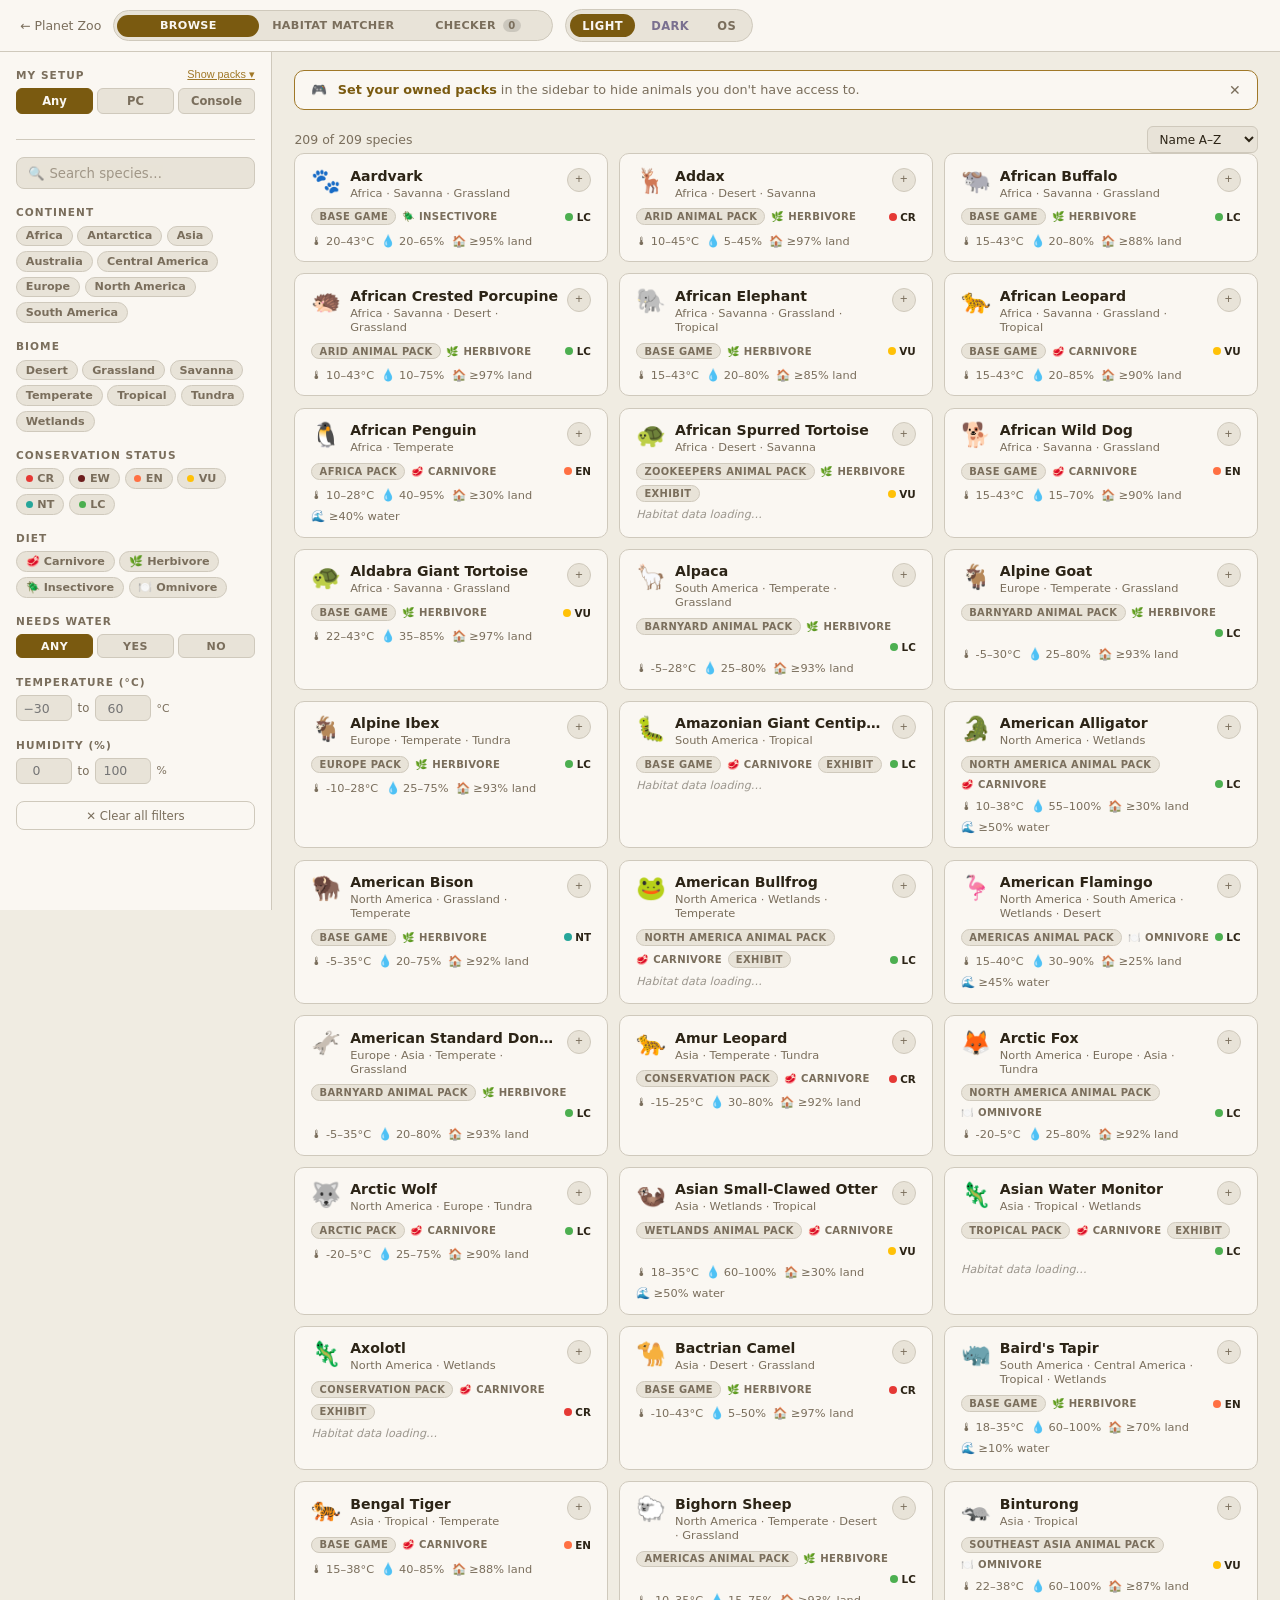
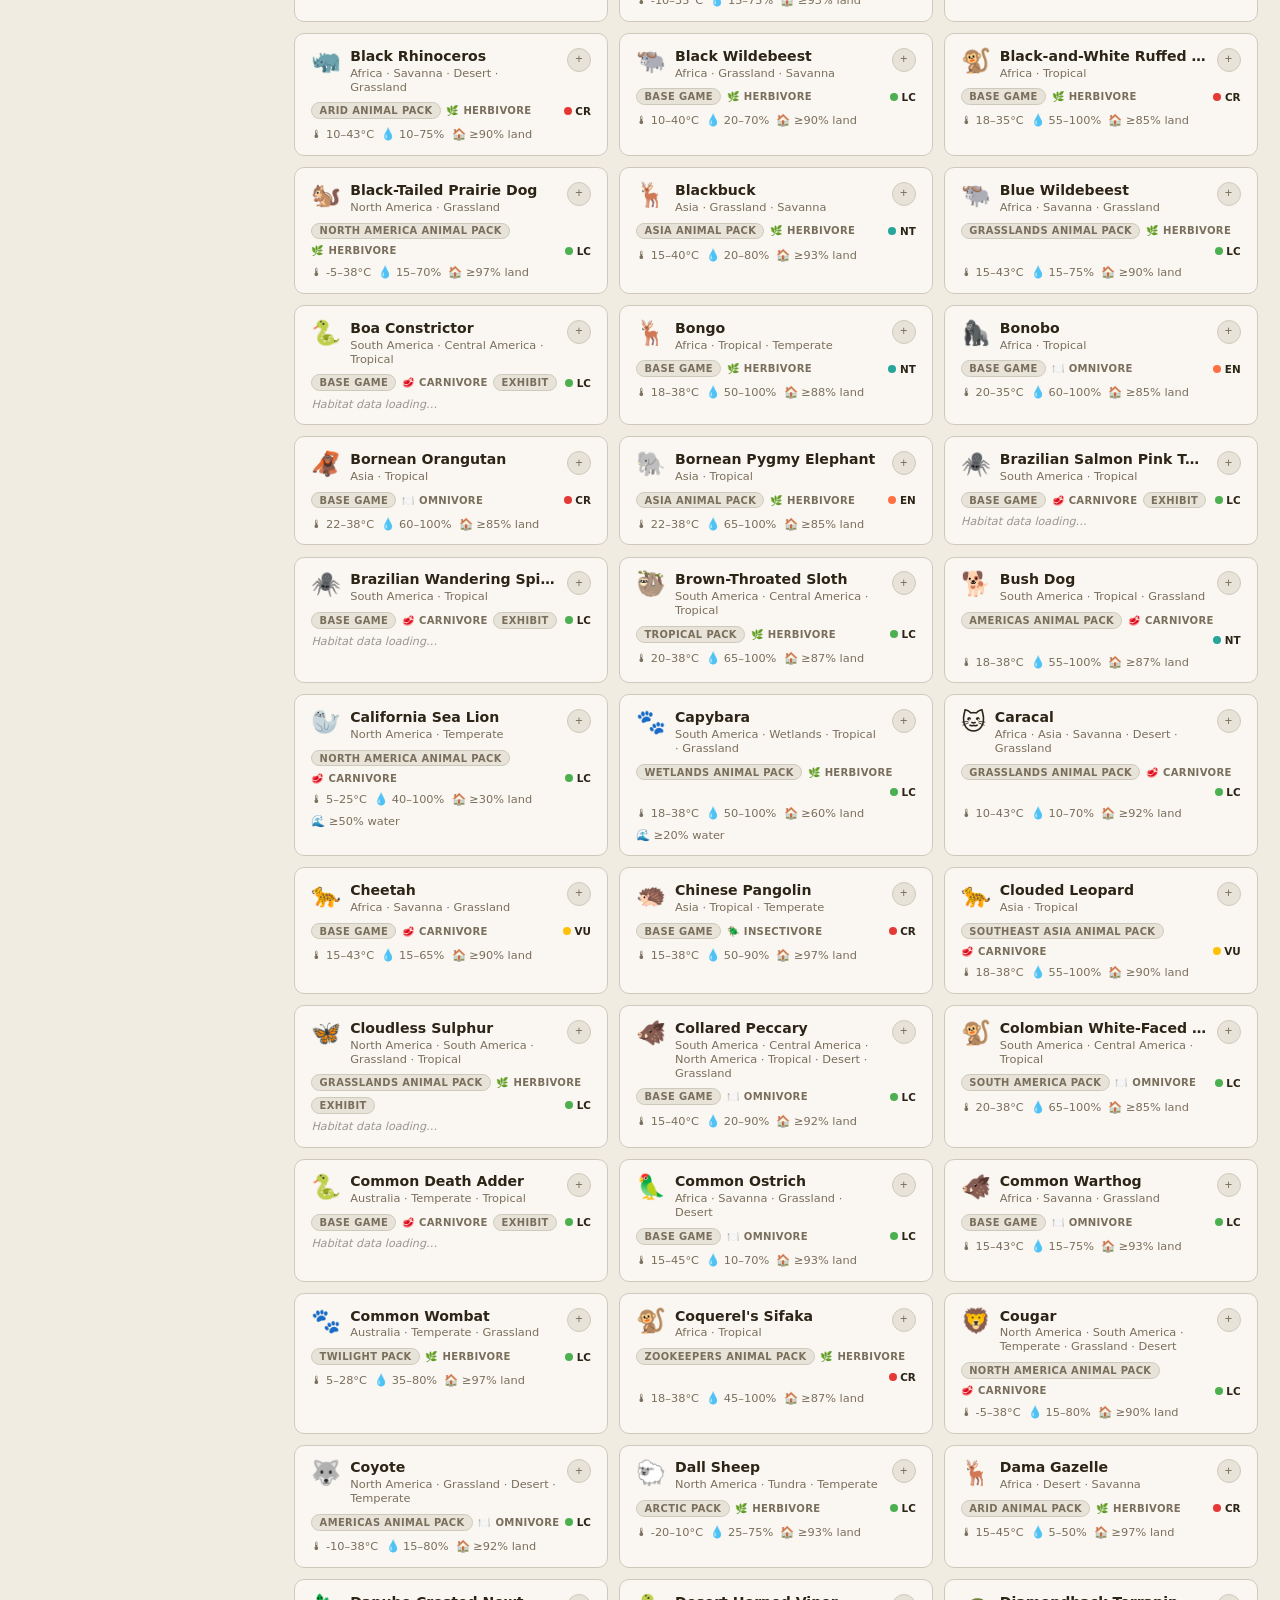
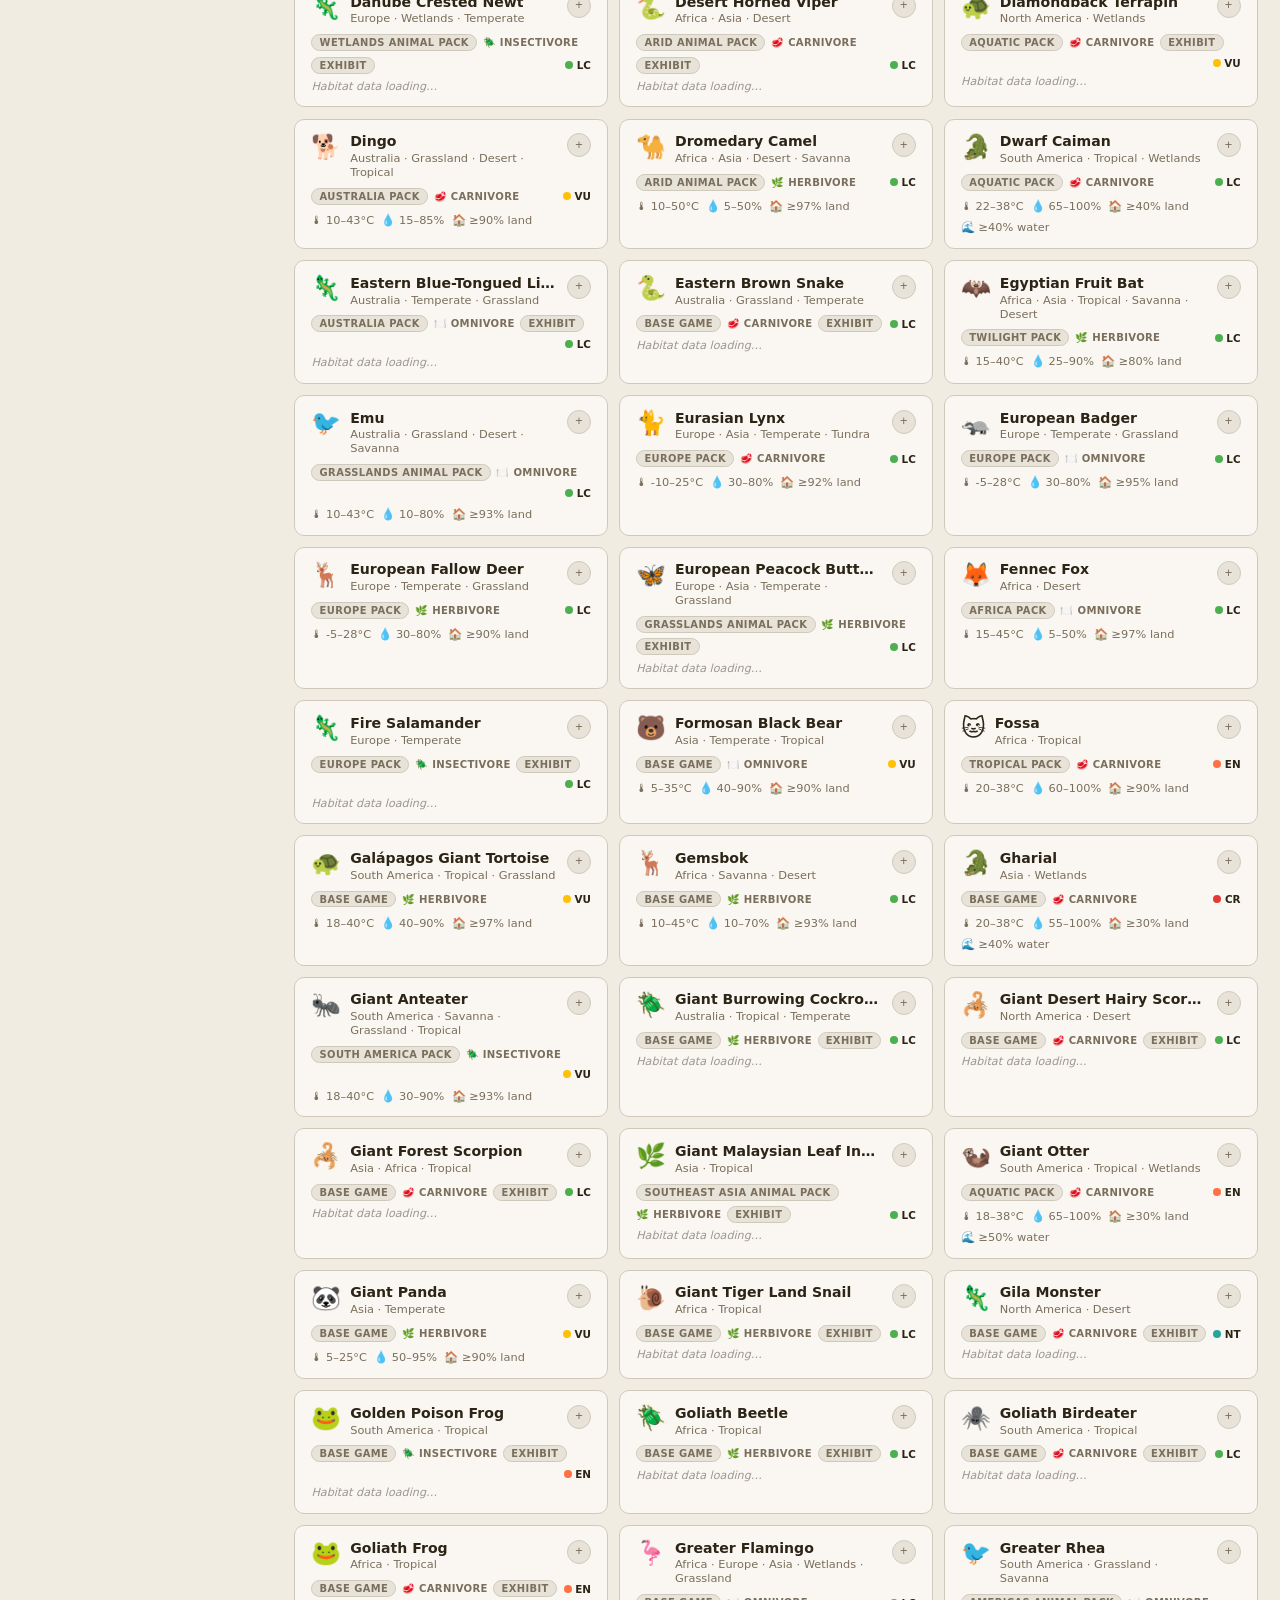
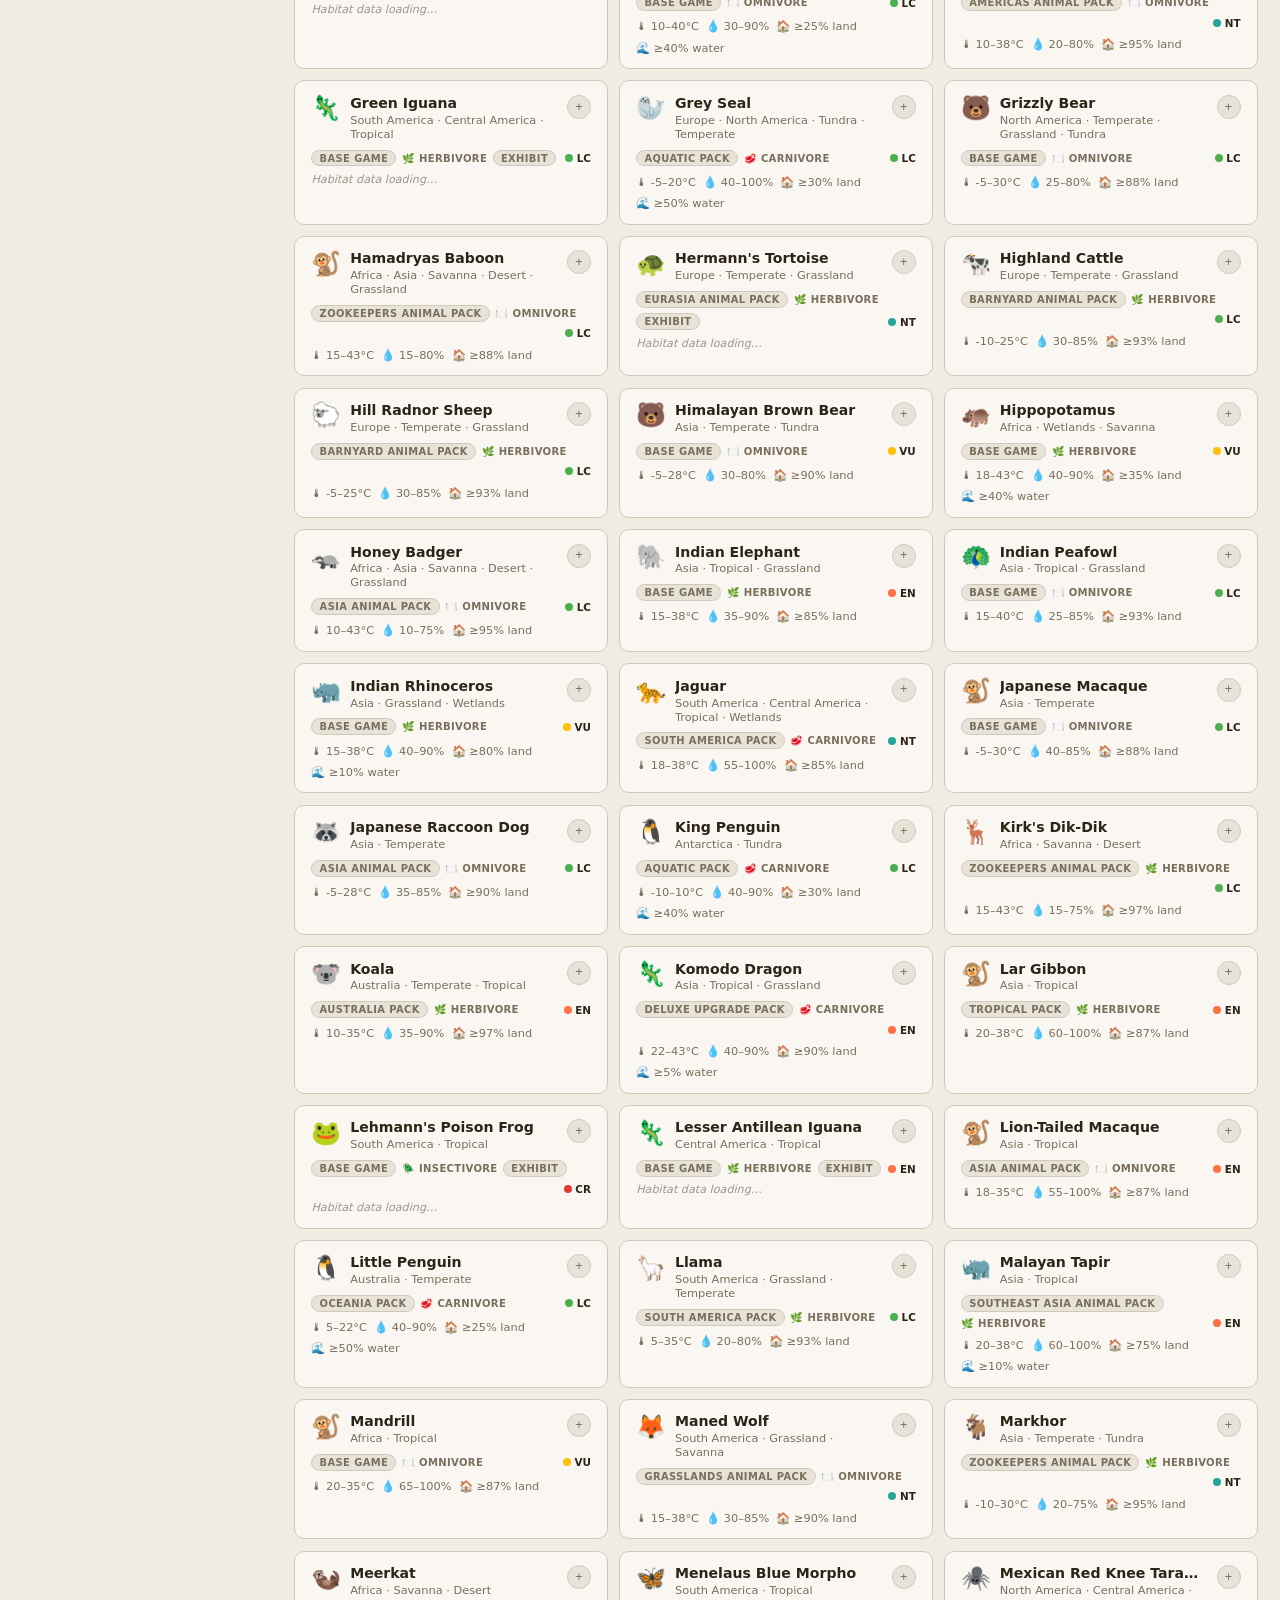
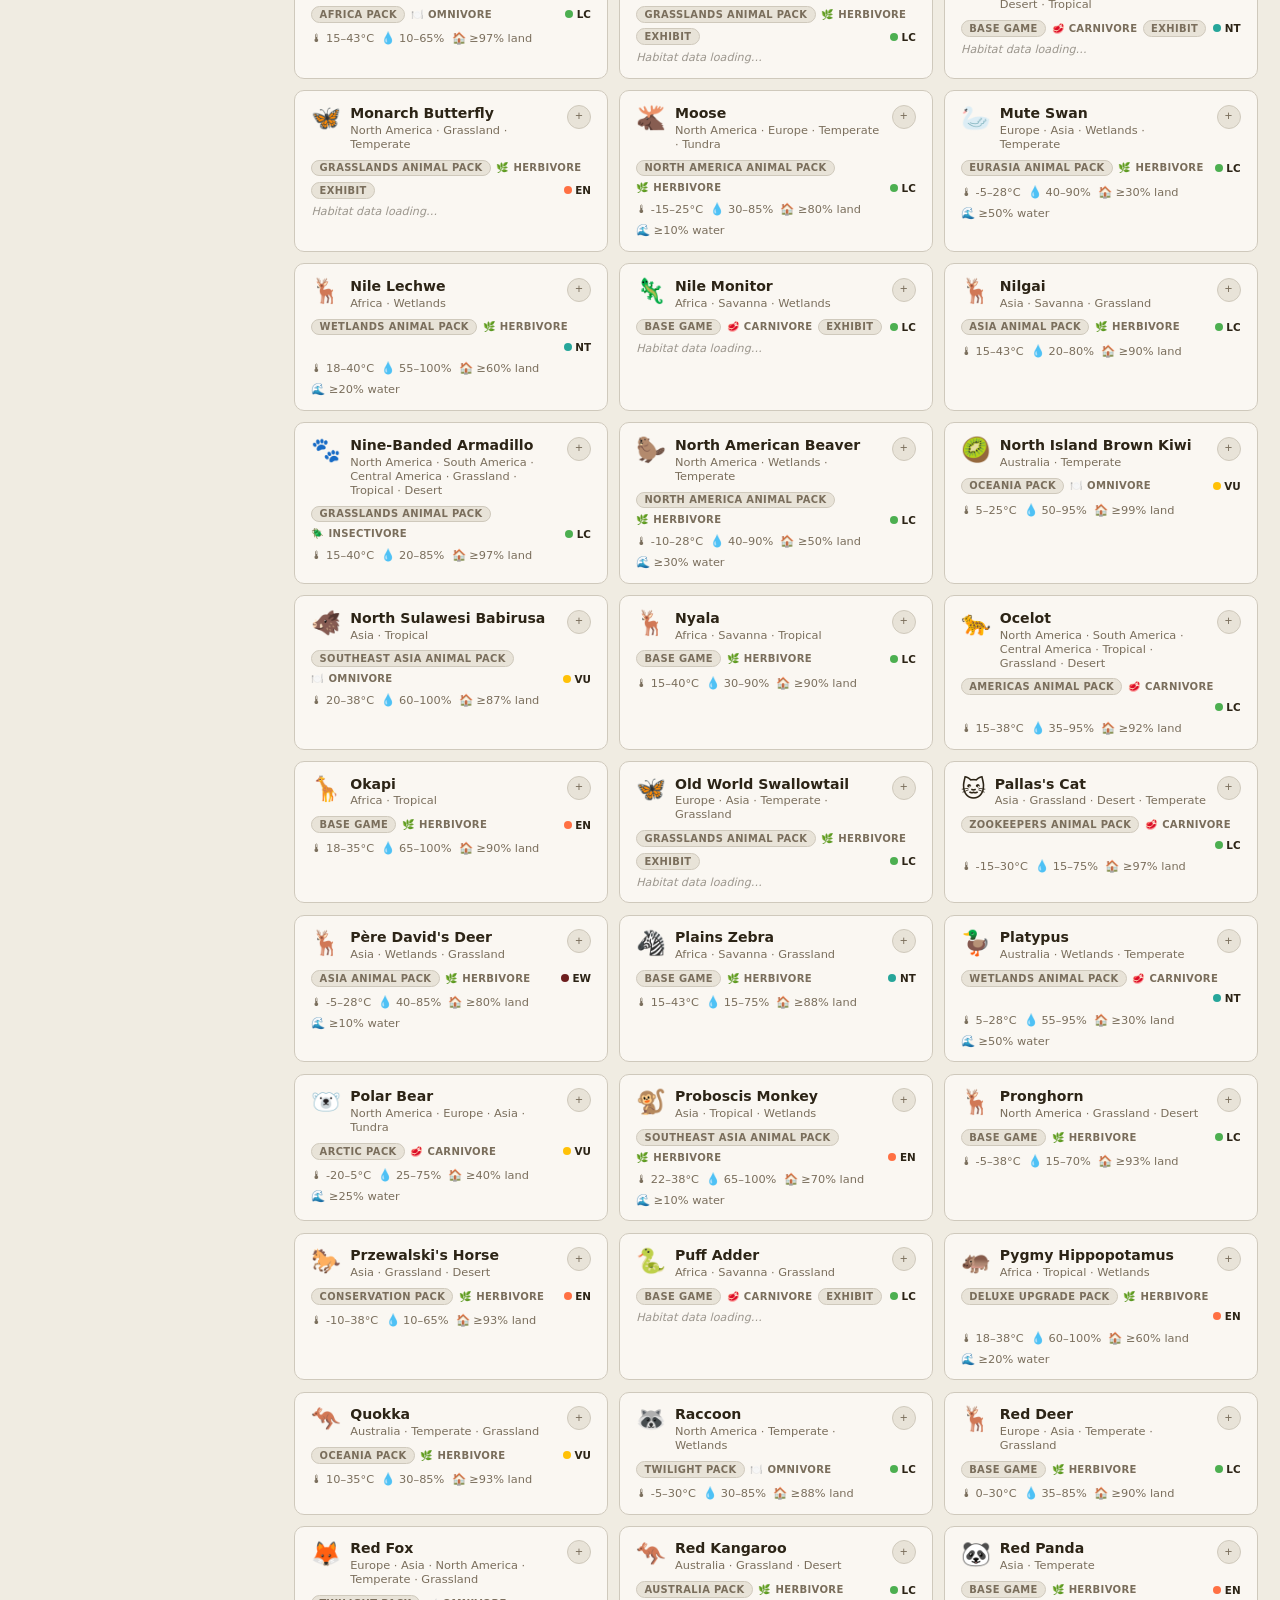
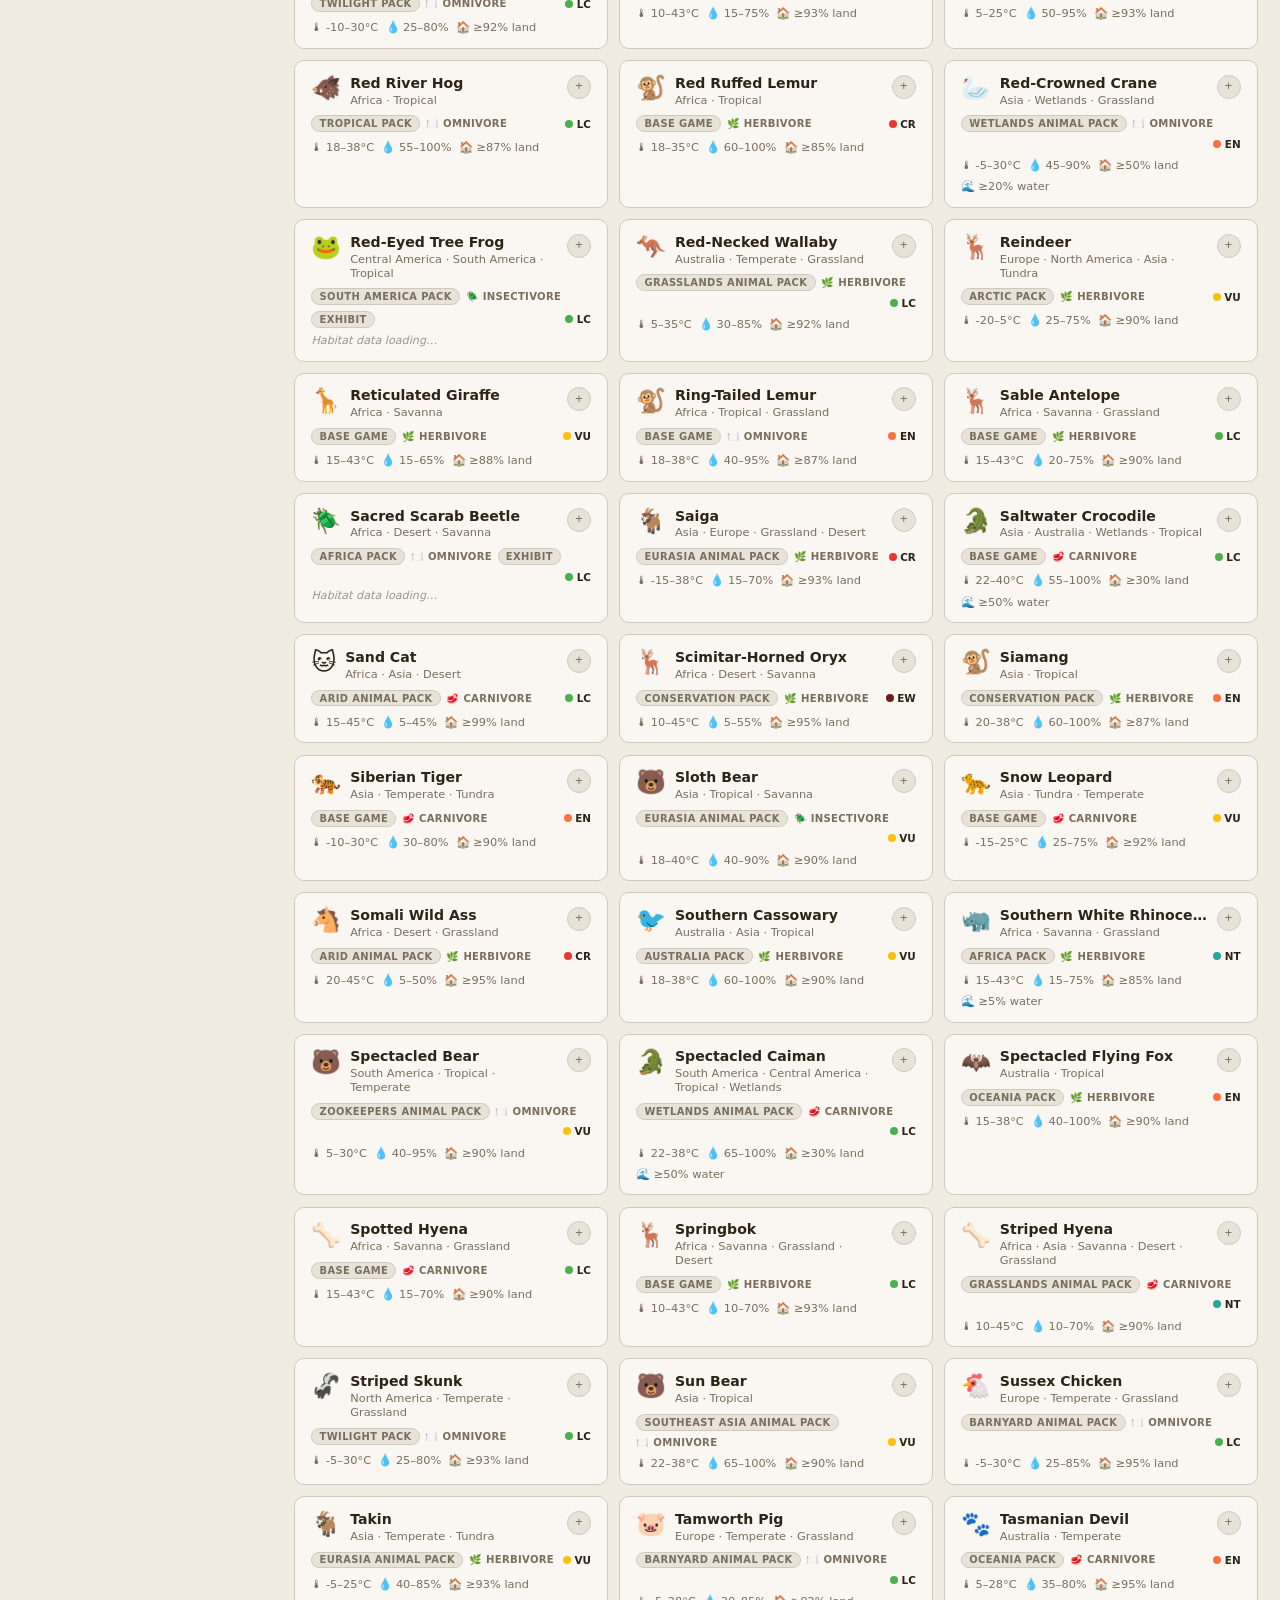
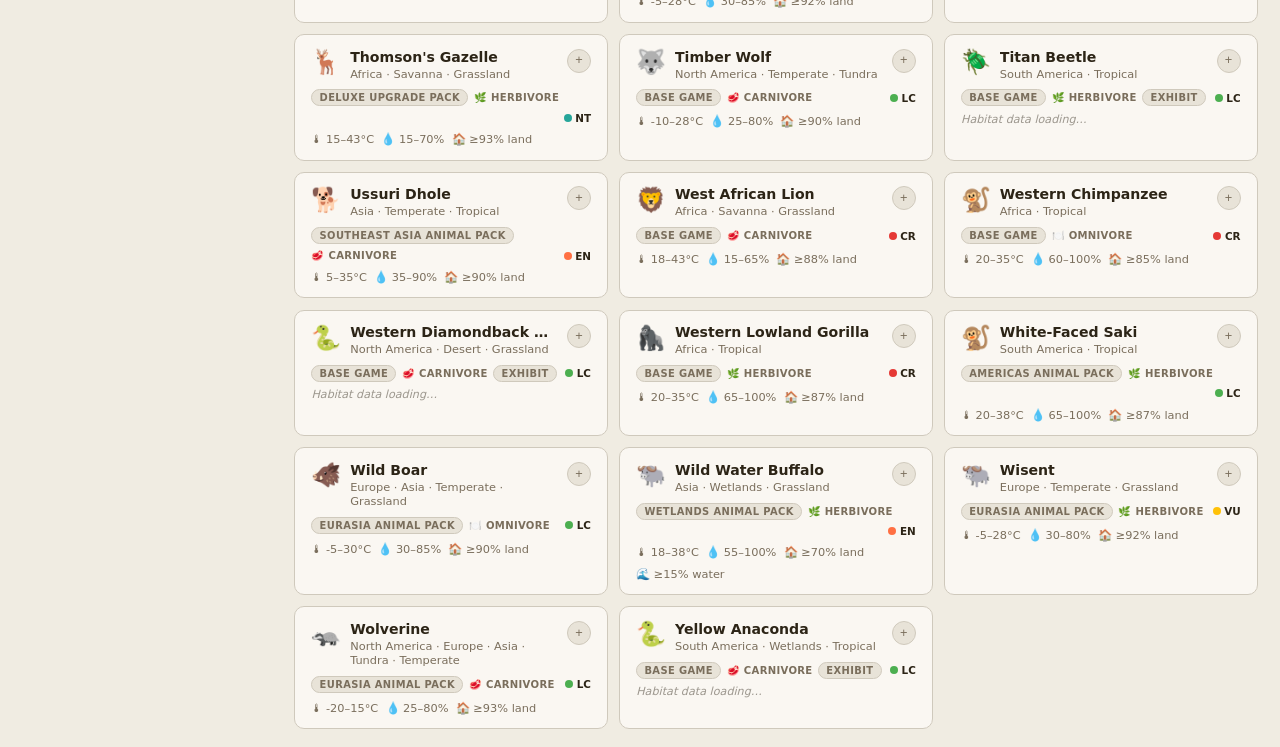
<file: simulators/planet-zoo/zoopedia/index.html>
<!DOCTYPE html>
<html lang="en" data-theme="light">
<head>
  <meta charset="UTF-8">
  <meta name="viewport" content="width=device-width, initial-scale=1.0">
  <title>Zoopedia — Planet Zoo · Grey Pilgrim Games</title>
  <link rel="stylesheet" href="/assets/css/theme.css">
  <style>
    body {
      background: var(--bg);
      color: var(--text);
      font-family: var(--font-ui);
      min-height: 100vh;
      display: flex;
      flex-direction: column;
      margin: 0;
    }

    /* ── Top nav ── */
    #top-nav {
      width: 100%;
      background: var(--surface);
      border-bottom: 1px solid var(--border);
      display: flex;
      align-items: center;
      gap: 0.75rem;
      padding: 0.55rem 1.25rem;
      position: sticky;
      top: 0;
      z-index: 50;
      box-sizing: border-box;
    }
    #nav-back {
      font-size: 0.78rem;
      color: var(--text-muted);
      text-decoration: none;
      white-space: nowrap;
      flex-shrink: 0;
    }
    #nav-back:hover { color: var(--gold); }

    #mode-tabs {
      display: flex;
      gap: 0.2rem;
      background: var(--surface2);
      border: 1px solid var(--border);
      border-radius: 20px;
      padding: 0.2rem;
      flex: 1;
      max-width: 440px;
    }
    .mode-tab {
      flex: 1;
      font-family: var(--font-ui);
      font-size: 0.7rem;
      font-weight: 600;
      letter-spacing: 0.03em;
      text-transform: uppercase;
      background: transparent;
      color: var(--text-muted);
      border: none;
      border-radius: 15px;
      padding: 0.28rem 0.4rem;
      cursor: pointer;
      transition: background 0.12s, color 0.12s;
      white-space: nowrap;
    }
    .mode-tab.active { background: var(--gold); color: var(--surface); }
    .tab-count {
      display: inline-block;
      background: rgba(0,0,0,0.12);
      border-radius: 10px;
      padding: 0.05rem 0.35rem;
      font-size: 0.63rem;
      margin-left: 0.15rem;
    }
    .mode-tab.active .tab-count { background: rgba(255,255,255,0.25); }

    #filters-toggle {
      display: none;
      font-family: var(--font-ui);
      font-size: 0.75rem;
      font-weight: 600;
      background: var(--surface2);
      border: 1px solid var(--border);
      border-radius: 8px;
      padding: 0.3rem 0.65rem;
      color: var(--text-muted);
      cursor: pointer;
      flex-shrink: 0;
    }
    #filters-toggle.has-filters {
      border-color: var(--gold-dim);
      color: var(--gold);
    }

    /* ── App grid ── */
    #app {
      display: grid;
      grid-template-columns: 272px 1fr;
      flex: 1;
      min-height: 0;
      align-items: start;
    }

    /* ── Sidebar ── */
    #sidebar {
      background: var(--surface);
      border-right: 1px solid var(--border);
      overflow-y: auto;
      height: calc(100vh - 42px);
      position: sticky;
      top: 42px;
      padding: 1rem;
      display: flex;
      flex-direction: column;
      gap: 1.1rem;
      box-sizing: border-box;
    }

    .sidebar-divider {
      border: none;
      border-top: 1px solid var(--border);
      margin: 0;
    }

    .sidebar-section { display: flex; flex-direction: column; gap: 0.45rem; }

    .section-label {
      font-size: 0.66rem;
      font-weight: 700;
      letter-spacing: 0.1em;
      text-transform: uppercase;
      color: var(--text-muted);
      display: flex;
      align-items: center;
      justify-content: space-between;
    }

    /* Platform */
    .platform-row { display: flex; gap: 0.25rem; }
    .platform-btn {
      flex: 1;
      font-family: var(--font-ui);
      font-size: 0.72rem;
      font-weight: 600;
      background: var(--surface2);
      border: 1px solid var(--border);
      border-radius: 6px;
      padding: 0.3rem 0.4rem;
      color: var(--text-muted);
      cursor: pointer;
      transition: background 0.12s, color 0.12s, border-color 0.12s;
    }
    .platform-btn.active { background: var(--gold); color: var(--surface); border-color: var(--gold); }

    #pack-list-wrap {
      overflow: hidden;
      max-height: 0;
      transition: max-height 0.22s ease;
    }
    #pack-list-wrap.open { max-height: 360px; }
    #pack-list {
      display: flex;
      flex-direction: column;
      gap: 0.3rem;
      padding: 0.5rem 0 0.4rem;
      overflow-y: auto;
      max-height: 280px;
    }
    .pack-row {
      display: flex;
      align-items: center;
      gap: 0.5rem;
      font-size: 0.77rem;
      color: var(--text);
      cursor: pointer;
      padding: 0.1rem 0;
    }
    .pack-row input[type="checkbox"] { accent-color: var(--gold); cursor: pointer; flex-shrink: 0; }
    .pack-row.disabled { opacity: 0.32; pointer-events: none; }
    .pack-year { margin-left: auto; font-size: 0.65rem; color: var(--text-muted); flex-shrink: 0; }
    .pack-shortcuts { display: flex; gap: 0.6rem; margin-top: 0.2rem; }
    .pack-shortcuts button {
      background: none; border: none; color: var(--gold-dim); cursor: pointer;
      font-size: 0.7rem; text-decoration: underline; padding: 0;
    }
    #toggle-packs-btn {
      background: none; border: none; color: var(--gold-dim); cursor: pointer;
      font-size: 0.68rem; text-decoration: underline; padding: 0;
    }

    /* Search */
    #search-input {
      width: 100%;
      box-sizing: border-box;
      background: var(--surface2);
      border: 1px solid var(--border);
      border-radius: 8px;
      padding: 0.45rem 0.7rem;
      font-family: var(--font-ui);
      font-size: 0.83rem;
      color: var(--text);
      outline: none;
    }
    #search-input:focus { border-color: var(--gold-dim); }
    #search-input::placeholder { color: var(--text-muted); opacity: 0.65; }

    /* Chip groups */
    .chip-group { display: flex; flex-wrap: wrap; gap: 0.3rem; }
    .chip {
      font-family: var(--font-ui);
      font-size: 0.7rem;
      font-weight: 600;
      background: var(--surface2);
      border: 1px solid var(--border);
      border-radius: 14px;
      padding: 0.18rem 0.55rem;
      color: var(--text-muted);
      cursor: pointer;
      transition: background 0.12s, color 0.12s, border-color 0.12s;
      white-space: nowrap;
      display: inline-flex;
      align-items: center;
      gap: 0.28rem;
    }
    .chip.active { background: var(--gold); color: var(--surface); border-color: var(--gold); }
    .chip-dot { width: 7px; height: 7px; border-radius: 50%; flex-shrink: 0; }

    /* Range inputs */
    .range-row { display: flex; align-items: center; gap: 0.35rem; }
    .range-num {
      width: 56px;
      background: var(--surface2);
      border: 1px solid var(--border);
      border-radius: 6px;
      padding: 0.28rem 0.4rem;
      font-size: 0.78rem;
      color: var(--text);
      text-align: center;
      outline: none;
      font-family: var(--font-ui);
    }
    .range-num:focus { border-color: var(--gold-dim); }
    .range-sep { font-size: 0.73rem; color: var(--text-muted); }

    /* Toggle rows */
    .toggle-row { display: flex; gap: 0.22rem; }
    .tog-btn {
      flex: 1;
      font-family: var(--font-ui);
      font-size: 0.69rem;
      font-weight: 600;
      background: var(--surface2);
      border: 1px solid var(--border);
      border-radius: 6px;
      padding: 0.28rem 0.3rem;
      color: var(--text-muted);
      cursor: pointer;
      transition: background 0.12s, color 0.12s;
      text-transform: uppercase;
      letter-spacing: 0.04em;
    }
    .tog-btn.active { background: var(--gold); color: var(--surface); border-color: var(--gold); }

    #clear-btn {
      font-family: var(--font-ui);
      font-size: 0.73rem;
      color: var(--text-muted);
      background: none;
      border: 1px solid var(--border);
      border-radius: 8px;
      padding: 0.38rem 0.75rem;
      cursor: pointer;
      width: 100%;
      transition: color 0.12s, border-color 0.12s;
    }
    #clear-btn:hover { color: var(--gold); border-color: var(--gold-dim); }

    /* ── Main content ── */
    #main-content {
      padding: 1.1rem 1.4rem;
      display: flex;
      flex-direction: column;
      gap: 1rem;
      min-width: 0;
      box-sizing: border-box;
    }

    /* Setup banner */
    #setup-banner {
      background: var(--surface);
      border: 1px solid var(--gold-dim);
      border-radius: 10px;
      padding: 0.7rem 1rem;
      display: flex;
      align-items: center;
      gap: 0.65rem;
      font-size: 0.8rem;
      color: var(--text-muted);
    }
    #setup-banner strong { color: var(--gold); }
    #dismiss-banner {
      margin-left: auto;
      background: none;
      border: none;
      font-size: 0.9rem;
      cursor: pointer;
      color: var(--text-muted);
      padding: 0;
      flex-shrink: 0;
    }

    /* Results bar */
    #results-bar {
      display: flex;
      align-items: center;
      justify-content: space-between;
      gap: 1rem;
    }
    #result-count { font-size: 0.78rem; color: var(--text-muted); }
    #sort-select {
      font-family: var(--font-ui);
      font-size: 0.75rem;
      background: var(--surface2);
      border: 1px solid var(--border);
      border-radius: 6px;
      padding: 0.28rem 0.5rem;
      color: var(--text);
      outline: none;
      cursor: pointer;
    }

    /* Active filter chips */
    #filter-summary { display: flex; flex-wrap: wrap; gap: 0.3rem; align-items: center; }
    .active-chip {
      display: inline-flex;
      align-items: center;
      gap: 0.28rem;
      background: var(--gold);
      color: var(--surface);
      border-radius: 12px;
      padding: 0.18rem 0.5rem;
      font-size: 0.68rem;
      font-weight: 600;
    }
    .active-chip button {
      background: none; border: none; color: inherit; cursor: pointer;
      font-size: 0.72rem; padding: 0; margin: 0; line-height: 1; opacity: 0.75;
    }
    .active-chip button:hover { opacity: 1; }

    /* Animal grid */
    #animal-grid {
      display: grid;
      grid-template-columns: repeat(auto-fill, minmax(270px, 1fr));
      gap: 0.7rem;
    }

    /* Animal card */
    .animal-card {
      background: var(--surface);
      border: 1px solid var(--border);
      border-radius: 10px;
      padding: 0.85rem 1rem;
      cursor: pointer;
      transition: border-color 0.14s, box-shadow 0.14s;
      position: relative;
      user-select: none;
    }
    .animal-card:hover { border-color: var(--gold-dim); box-shadow: 0 2px 10px var(--shadow); }
    .animal-card.pinned { border-color: var(--gold-dim); background: var(--surface2); }

    .card-top { display: flex; align-items: flex-start; gap: 0.55rem; margin-bottom: 0.55rem; }
    .card-emoji { font-size: 1.5rem; flex-shrink: 0; line-height: 1; padding-top: 0.08rem; }
    .card-title-area { flex: 1; min-width: 0; }
    .card-name {
      font-size: 0.88rem; font-weight: 700; color: var(--text);
      white-space: nowrap; overflow: hidden; text-overflow: ellipsis;
    }
    .card-origin { font-size: 0.71rem; color: var(--text-muted); margin-top: 0.12rem; }

    .pin-btn {
      flex-shrink: 0;
      width: 24px; height: 24px;
      border-radius: 50%;
      border: 1px solid var(--border);
      background: var(--surface2);
      color: var(--text-muted);
      font-size: 0.8rem;
      cursor: pointer;
      display: flex; align-items: center; justify-content: center;
      transition: background 0.12s, color 0.12s, border-color 0.12s;
      line-height: 1;
    }
    .pin-btn:hover { background: var(--gold); color: var(--surface); border-color: var(--gold); }
    .pin-btn.pinned { background: var(--gold); color: var(--surface); border-color: var(--gold); }

    .card-badges { display: flex; align-items: center; gap: 0.35rem; flex-wrap: wrap; }
    .pack-badge {
      font-size: 0.62rem; font-weight: 600; text-transform: uppercase; letter-spacing: 0.04em;
      background: var(--surface2); border: 1px solid var(--border); border-radius: 10px;
      padding: 0.12rem 0.45rem; color: var(--text-muted); white-space: nowrap;
    }
    .diet-label { font-size: 0.63rem; font-weight: 600; text-transform: uppercase; letter-spacing: 0.03em; color: var(--text-muted); }
    .exhibit-badge {
      font-size: 0.62rem; font-weight: 600; text-transform: uppercase; letter-spacing: 0.04em;
      background: var(--surface2); border: 1px solid var(--border); border-radius: 10px;
      padding: 0.12rem 0.45rem; color: var(--text-muted);
    }
    .status-badge {
      display: flex; align-items: center; gap: 0.22rem;
      font-size: 0.65rem; font-weight: 700; margin-left: auto;
    }
    .s-dot { width: 8px; height: 8px; border-radius: 50%; flex-shrink: 0; }

    .card-stats {
      margin-top: 0.52rem;
      display: flex; flex-wrap: wrap; gap: 0.45rem;
      font-size: 0.71rem; color: var(--text-muted);
    }
    .stat { display: flex; align-items: center; gap: 0.18rem; }
    .no-data { font-style: italic; opacity: 0.45; font-size: 0.7rem; margin-top: 0.4rem; }

    /* Loading / empty */
    #loading-state, #empty-state {
      grid-column: 1 / -1;
      text-align: center;
      padding: 3rem 1rem;
      color: var(--text-muted);
    }
    #empty-state .empty-icon { font-size: 2.2rem; margin-bottom: 0.6rem; }
    #empty-state button {
      margin-top: 0.65rem; font-size: 0.78rem; color: var(--gold-dim);
      background: none; border: none; cursor: pointer; text-decoration: underline;
    }

    /* ── Matcher view ── */
    #matcher-view { display: none; flex-direction: column; gap: 1rem; }
    #matcher-view.active { display: flex; }

    .matcher-card {
      background: var(--surface);
      border: 1px solid var(--border);
      border-radius: 12px;
      padding: 1.2rem 1.4rem;
      display: flex;
      flex-direction: column;
      gap: 0.9rem;
    }
    .matcher-card h2 {
      font-family: var(--font);
      font-size: 1rem;
      color: var(--gold);
      margin: 0;
    }
    .matcher-card p { font-size: 0.79rem; color: var(--text-muted); line-height: 1.5; margin: -0.3rem 0 0; }

    .mrow { display: flex; align-items: center; gap: 0.6rem; flex-wrap: wrap; }
    .mlabel { font-size: 0.77rem; font-weight: 600; color: var(--text); min-width: 130px; flex-shrink: 0; }
    .mchip-group { display: flex; flex-wrap: wrap; gap: 0.3rem; }
    .mchip {
      font-size: 0.7rem; font-weight: 600;
      background: var(--surface2); border: 1px solid var(--border); border-radius: 12px;
      padding: 0.18rem 0.52rem; color: var(--text-muted); cursor: pointer;
      transition: background 0.12s, color 0.12s;
    }
    .mchip.sel { background: var(--gold); color: var(--surface); border-color: var(--gold); }

    #matcher-submit {
      background: var(--gold); color: var(--surface); border: none; border-radius: 8px;
      padding: 0.6rem 1.4rem; font-family: var(--font-ui); font-size: 0.82rem;
      font-weight: 700; cursor: pointer; align-self: flex-start; transition: opacity 0.14s;
    }
    #matcher-submit:hover { opacity: 0.85; }

    /* ── Checker view ── */
    #checker-view { display: none; flex-direction: column; gap: 1rem; }
    #checker-view.active { display: flex; }

    #checker-slots-wrap {
      background: var(--surface);
      border: 1px solid var(--border);
      border-radius: 12px;
      padding: 1rem 1.2rem;
    }
    #checker-slots-wrap h3 {
      font-family: var(--font-ui); font-size: 0.68rem; font-weight: 700;
      letter-spacing: 0.1em; text-transform: uppercase; color: var(--text-muted);
      margin: 0 0 0.75rem;
    }
    #checker-slots {
      display: grid;
      grid-template-columns: repeat(4, 1fr);
      gap: 0.65rem;
    }
    .cslot {
      background: var(--surface2);
      border: 2px dashed var(--border);
      border-radius: 9px;
      padding: 0.85rem 0.7rem;
      min-height: 90px;
      display: flex; flex-direction: column; align-items: center; justify-content: center;
      gap: 0.3rem; text-align: center;
    }
    .cslot.filled { border-style: solid; border-color: var(--gold-dim); background: var(--surface); }
    .cslot-emoji { font-size: 1.6rem; }
    .cslot-name { font-size: 0.75rem; font-weight: 700; color: var(--text); }
    .cslot-remove {
      font-size: 0.65rem; color: var(--text-muted); background: none; border: none;
      cursor: pointer; text-decoration: underline;
    }
    .cslot-empty { font-size: 0.7rem; color: var(--text-muted); opacity: 0.55; }

    /* Checker results */
    #checker-results { display: flex; flex-direction: column; gap: 0.65rem; }
    .checker-prompt {
      text-align: center; padding: 1.5rem; color: var(--text-muted); font-size: 0.85rem;
      background: var(--surface); border: 1px solid var(--border); border-radius: 12px;
    }
    .overall-bar {
      border-radius: 10px; padding: 0.9rem 1.2rem;
      display: flex; align-items: center; gap: 0.8rem;
      font-weight: 700; font-size: 0.95rem; border: 2px solid;
    }
    .overall-bar.ok    { border-color: #4caf5080; background: #4caf5012; color: #3a8a3a; }
    .overall-bar.warn  { border-color: #ffc10780; background: #ffc10710; color: #8a6200; }
    .overall-bar.fail  { border-color: #e5393580; background: #e5393510; color: #c0392b; }
    [data-theme="dark"] .overall-bar.ok   { color: #66bb6a; }
    [data-theme="dark"] .overall-bar.warn { color: #ffca28; }
    [data-theme="dark"] .overall-bar.fail { color: #ef5350; }
    .overall-icon { font-size: 1.4rem; }

    .tier-card {
      background: var(--surface);
      border: 1px solid var(--border);
      border-radius: 10px;
      padding: 0.9rem 1.15rem;
    }
    .tier-label {
      font-size: 0.66rem; font-weight: 700; letter-spacing: 0.1em;
      text-transform: uppercase; color: var(--text-muted); margin-bottom: 0.65rem;
    }
    .tier-row {
      display: flex; align-items: flex-start; gap: 0.65rem;
      padding: 0.35rem 0; border-bottom: 1px solid var(--border);
      font-size: 0.81rem;
    }
    .tier-row:last-child { border-bottom: none; }
    .t-icon { font-size: 0.95rem; flex-shrink: 0; width: 1.3rem; text-align: center; padding-top: 0.05rem; }
    .t-name { color: var(--text-muted); flex-shrink: 0; min-width: 120px; }
    .t-val  { color: var(--text); font-weight: 600; flex: 1; }
    .t-warn { color: #a07828; font-weight: 600; }
    .t-fail { color: #c0392b; font-weight: 600; }
    .t-ok   { color: #3a8a3a; font-weight: 600; }
    [data-theme="dark"] .t-warn { color: #ffca28; }
    [data-theme="dark"] .t-fail { color: #ef5350; }
    [data-theme="dark"] .t-ok   { color: #66bb6a; }
    .tier-dimmed { opacity: 0.38; }

    /* ── Detail panel ── */
    #detail-overlay {
      display: none; position: fixed; inset: 0; z-index: 100;
      background: rgba(0,0,0,0.42);
    }
    #detail-overlay.open { display: block; }
    #detail-panel {
      position: fixed; top: 0; right: -520px; width: 500px; max-width: 95vw;
      height: 100vh; background: var(--surface); border-left: 1px solid var(--border);
      z-index: 101; overflow-y: auto; padding: 0 1.5rem 3rem;
      transition: right 0.24s ease; box-sizing: border-box;
    }
    #detail-panel.open { right: 0; }

    #detail-panel-inner { display: flex; flex-direction: column; gap: 1.2rem; padding-top: 1rem; }

    .dp-close-row {
      position: sticky; top: 0; background: var(--surface);
      display: flex; justify-content: flex-end;
      padding: 0.5rem 0; margin: 0 -1.5rem; padding-left: 1.5rem; padding-right: 1.5rem;
      border-bottom: 1px solid var(--border); z-index: 2;
    }
    .dp-close-row button {
      background: none; border: none; font-size: 1.1rem;
      cursor: pointer; color: var(--text-muted); padding: 0.25rem 0.4rem;
    }
    .dp-close-row button:hover { color: var(--gold); }

    .dp-hero { display: flex; align-items: center; gap: 1rem; }
    .dp-emoji { font-size: 2.8rem; }
    .dp-name { font-family: var(--font); font-size: 1.35rem; color: var(--gold); }
    .dp-meta { font-size: 0.8rem; color: var(--text-muted); margin-top: 0.15rem; }

    .dp-section-title {
      font-size: 0.65rem; font-weight: 700; letter-spacing: 0.1em;
      text-transform: uppercase; color: var(--text-muted); margin-bottom: 0.5rem;
    }
    .dp-stat-grid {
      display: grid; grid-template-columns: 1fr 1fr; gap: 0.55rem;
    }
    .dp-stat {
      background: var(--surface2); border: 1px solid var(--border); border-radius: 8px;
      padding: 0.55rem 0.75rem;
    }
    .dp-stat-lbl { font-size: 0.65rem; color: var(--text-muted); text-transform: uppercase; letter-spacing: 0.06em; margin-bottom: 0.18rem; }
    .dp-stat-val { font-size: 0.9rem; font-weight: 700; color: var(--text); }

    .tag-row { display: flex; flex-wrap: wrap; gap: 0.3rem; }
    .dtag {
      font-size: 0.7rem; background: var(--surface2); border: 1px solid var(--border);
      border-radius: 8px; padding: 0.18rem 0.5rem; color: var(--text-muted);
    }
    .cohabit-list { display: flex; flex-direction: column; gap: 0.4rem; }
    .cohabit-row { display: flex; align-items: center; gap: 0.5rem; font-size: 0.79rem; color: var(--text); }
    .bonus-pill {
      font-size: 0.62rem; font-weight: 700; text-transform: uppercase; letter-spacing: 0.04em;
      background: #ffc10720; color: var(--gold-dim); border: 1px solid #ffc10740;
      border-radius: 8px; padding: 0.08rem 0.38rem;
    }

    #dp-pin-btn {
      background: var(--gold); color: var(--surface); border: none; border-radius: 8px;
      padding: 0.6rem 1rem; font-family: var(--font-ui); font-size: 0.8rem;
      font-weight: 700; cursor: pointer; width: 100%; transition: opacity 0.14s;
    }
    #dp-pin-btn:hover { opacity: 0.85; }
    #dp-pin-btn.remove { background: var(--surface2); color: var(--text-muted); border: 1px solid var(--border); }

    /* ── Mobile sidebar overlay ── */
    #sidebar-overlay {
      display: none; position: fixed; inset: 0; z-index: 198; background: rgba(0,0,0,0.42);
    }
    #sidebar-overlay.open { display: block; }

    /* ── Responsive ── */
    @media (max-width: 900px) {
      #app { grid-template-columns: 1fr; }
      #sidebar {
        position: fixed; left: -290px; top: 0; width: 272px; height: 100vh;
        z-index: 199; transition: left 0.22s ease; padding-top: 3rem;
      }
      #sidebar.open { left: 0; }
      #filters-toggle { display: flex; align-items: center; gap: 0.3rem; }
      #main-content { padding: 1rem; }
      #checker-slots { grid-template-columns: repeat(2, 1fr); }
    }
    @media (max-width: 560px) {
      #animal-grid { grid-template-columns: 1fr; }
      #detail-panel { width: 100vw; border-left: none; }
      .dp-stat-grid { grid-template-columns: 1fr; }
    }
    @media (max-width: 420px) {
      #top-nav { flex-wrap: wrap; }
      #mode-tabs { max-width: 100%; order: 3; }
    }
  </style>
  <link rel="icon" type="image/x-icon" href="/favicon.ico">
  <link rel="icon" type="image/png" sizes="32x32" href="/assets/icons/favicon-32x32.png">
  <link rel="icon" type="image/png" sizes="16x16" href="/assets/icons/favicon-16x16.png">
  <link rel="apple-touch-icon" sizes="180x180" href="/assets/icons/apple-touch-icon.png">
</head>
<body>

<nav id="top-nav">
  <a href="/simulators/planet-zoo/" id="nav-back">← Planet Zoo</a>

  <div id="mode-tabs">
    <button class="mode-tab active" data-mode="browse">Browse</button>
    <button class="mode-tab" data-mode="matcher">Habitat Matcher</button>
    <button class="mode-tab" data-mode="checker">Checker <span class="tab-count" id="checker-count">0</span></button>
  </div>

  <button id="filters-toggle">⚙ Filters</button>

  <div id="theme-bar">
    <button data-theme="light" class="active">Light</button>
    <button data-theme="dark">Dark</button>
    <button data-theme="os">OS</button>
  </div>
</nav>

<div id="sidebar-overlay"></div>

<div id="app">

  <!-- ── Sidebar ── -->
  <aside id="sidebar">

    <!-- My Setup -->
    <div class="sidebar-section">
      <div class="section-label">
        My Setup
        <button id="toggle-packs-btn">Show packs ▾</button>
      </div>
      <div class="platform-row">
        <button class="platform-btn active" data-platform="any">Any</button>
        <button class="platform-btn" data-platform="pc">PC</button>
        <button class="platform-btn" data-platform="console">Console</button>
      </div>
      <div id="pack-list-wrap">
        <div id="pack-list"><!-- filled by JS --></div>
        <div class="pack-shortcuts">
          <button id="packs-all">Select all</button>
          <button id="packs-none">Clear all</button>
        </div>
      </div>
    </div>

    <hr class="sidebar-divider">

    <!-- Search -->
    <div class="sidebar-section">
      <input type="search" id="search-input" placeholder="🔍 Search species…" autocomplete="off">
    </div>

    <!-- Continent -->
    <div class="sidebar-section">
      <div class="section-label">Continent</div>
      <div class="chip-group" id="continent-chips"></div>
    </div>

    <!-- Biome -->
    <div class="sidebar-section">
      <div class="section-label">Biome</div>
      <div class="chip-group" id="biome-chips"></div>
    </div>

    <!-- Conservation Status -->
    <div class="sidebar-section">
      <div class="section-label">Conservation Status</div>
      <div class="chip-group" id="conservation-chips"></div>
    </div>

    <!-- Diet -->
    <div class="sidebar-section">
      <div class="section-label">Diet</div>
      <div class="chip-group" id="diet-chips"></div>
    </div>

    <!-- Needs Water -->
    <div class="sidebar-section">
      <div class="section-label">Needs Water</div>
      <div class="toggle-row">
        <button class="tog-btn active" data-filter="water" data-value="any">Any</button>
        <button class="tog-btn" data-filter="water" data-value="yes">Yes</button>
        <button class="tog-btn" data-filter="water" data-value="no">No</button>
      </div>
    </div>

    <!-- Temperature -->
    <div class="sidebar-section">
      <div class="section-label">Temperature (°C)</div>
      <div class="range-row">
        <input type="number" class="range-num" id="temp-min" placeholder="−30">
        <span class="range-sep">to</span>
        <input type="number" class="range-num" id="temp-max" placeholder="60">
        <span class="range-sep" style="font-size:0.68rem">°C</span>
      </div>
    </div>

    <!-- Humidity -->
    <div class="sidebar-section">
      <div class="section-label">Humidity (%)</div>
      <div class="range-row">
        <input type="number" class="range-num" id="humid-min" placeholder="0">
        <span class="range-sep">to</span>
        <input type="number" class="range-num" id="humid-max" placeholder="100">
        <span class="range-sep" style="font-size:0.68rem">%</span>
      </div>
    </div>

    <button id="clear-btn">✕ Clear all filters</button>

  </aside>

  <!-- ── Main ── -->
  <main id="main-content">

    <div id="setup-banner" style="display:none">
      <span>🎮</span>
      <span><strong>Set your owned packs</strong> in the sidebar to hide animals you don't have access to.</span>
      <button id="dismiss-banner" aria-label="Dismiss">✕</button>
    </div>

    <!-- Browse view -->
    <div id="browse-view">
      <div id="filter-summary"></div>
      <div id="results-bar">
        <span id="result-count"></span>
        <select id="sort-select">
          <option value="name">Name A–Z</option>
          <option value="name-z">Name Z–A</option>
          <option value="appeal">Appeal ★</option>
          <option value="conservation">Threat level</option>
          <option value="temp-cold">Coldest first</option>
          <option value="temp-hot">Hottest first</option>
        </select>
      </div>
      <div id="animal-grid">
        <div id="loading-state">Loading species data…</div>
      </div>
    </div>

    <!-- Matcher view -->
    <div id="matcher-view">
      <div class="matcher-card">
        <h2>🗺️ Habitat Matcher</h2>
        <p>Describe a habitat you've built (or are planning) and find every species whose requirements it can meet.</p>

        <div class="mrow">
          <span class="mlabel">Temperature range</span>
          <input type="number" class="range-num" id="m-temp-min" placeholder="e.g. 20">
          <span class="range-sep">to</span>
          <input type="number" class="range-num" id="m-temp-max" placeholder="e.g. 38">
          <span class="range-sep" style="font-size:0.72rem;color:var(--text-muted)">°C</span>
        </div>

        <div class="mrow">
          <span class="mlabel">Humidity range</span>
          <input type="number" class="range-num" id="m-humid-min" placeholder="e.g. 25">
          <span class="range-sep">to</span>
          <input type="number" class="range-num" id="m-humid-max" placeholder="e.g. 60">
          <span class="range-sep" style="font-size:0.72rem;color:var(--text-muted)">%</span>
        </div>

        <div class="mrow">
          <span class="mlabel">Land area (minimum)</span>
          <input type="number" class="range-num" id="m-land" placeholder="e.g. 70">
          <span class="range-sep" style="font-size:0.72rem;color:var(--text-muted)">%</span>
        </div>

        <div class="mrow">
          <span class="mlabel">Water area (minimum)</span>
          <input type="number" class="range-num" id="m-water" placeholder="e.g. 10">
          <span class="range-sep" style="font-size:0.72rem;color:var(--text-muted)">%</span>
        </div>

        <div>
          <div class="section-label" style="margin-bottom:0.45rem">Terrain types available</div>
          <div class="mchip-group" id="m-terrain-chips"></div>
        </div>

        <div>
          <div class="section-label" style="margin-bottom:0.45rem">Foliage types available</div>
          <div class="mchip-group" id="m-foliage-chips"></div>
        </div>

        <button id="matcher-submit">🔍 Find Compatible Animals</button>
      </div>
    </div>

    <!-- Checker view -->
    <div id="checker-view">
      <div id="checker-slots-wrap">
        <h3>Compatibility Checker — pin up to 4 species from Browse</h3>
        <div id="checker-slots">
          <div class="cslot" data-slot="0"><span class="cslot-empty">+ Pin from Browse</span></div>
          <div class="cslot" data-slot="1"><span class="cslot-empty">+ Pin from Browse</span></div>
          <div class="cslot" data-slot="2"><span class="cslot-empty">+ Pin from Browse</span></div>
          <div class="cslot" data-slot="3"><span class="cslot-empty">+ Pin from Browse</span></div>
        </div>
      </div>
      <div id="checker-results">
        <div class="checker-prompt">Pin 2 or more species above to run a compatibility analysis.</div>
      </div>
    </div>

  </main>
</div>

<!-- Detail panel -->
<div id="detail-overlay"></div>
<div id="detail-panel">
  <div id="detail-panel-inner"><!-- filled by JS --></div>
</div>

<script src="/assets/js/theme.js" defer></script>
<script src="app.js" defer></script>
</body>
</html>
</file>
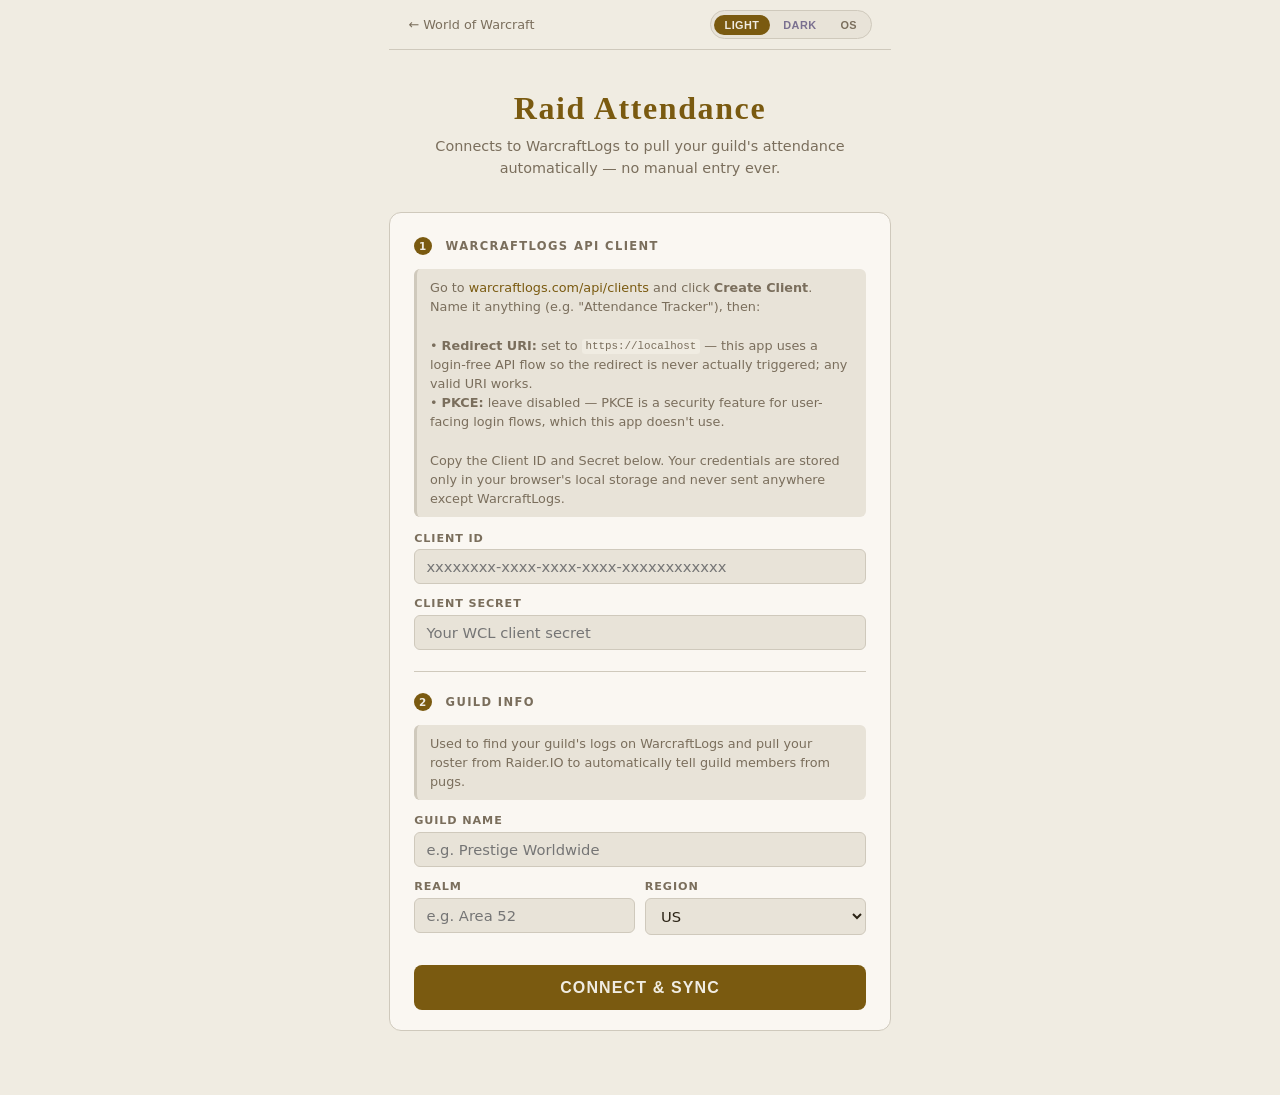
<file: wow/raid-utilities/attendance-tracker/index.html>
<!DOCTYPE html>
<html lang="en" data-theme="dark">
<head>
  <meta charset="UTF-8">
  <meta name="viewport" content="width=device-width, initial-scale=1.0">
  <title>Raid Attendance Tracker — WoW — Grey Pilgrim Games</title>
    <link rel="stylesheet" href="/assets/css/theme.css">
  <style>
    /* ── App-specific colour tokens (extends theme.css) ── */
    :root, [data-theme="light"] {
      --accent:     #7a5a10;
      --accent-dim: #a07828;
      --member:     #2d7a2d;
      --pug:        #8a5a00;
      --danger:     #a02020;
    }
    [data-theme="dark"] {
      --accent:     #f0c040;
      --accent-dim: #a07c18;
      --member:     #3fb950;
      --pug:        #d29922;
      --danger:     #f85149;
    }
    @media (prefers-color-scheme: dark) {
      [data-theme="os"] {
        --accent:#f0c040; --accent-dim:#a07c18;
        --member:#3fb950; --pug:#d29922; --danger:#f85149;
      }
    }
    @media (prefers-color-scheme: light) {
      [data-theme="os"] {
        --accent:#7a5a10; --accent-dim:#a07828;
        --member:#2d7a2d; --pug:#8a5a00; --danger:#a02020;
      }
    }

    *, *::before, *::after { box-sizing: border-box; margin: 0; padding: 0; }

    body {
      background: var(--bg);
      color: var(--text);
      font-family: var(--font-ui);
      min-height: 100vh;
      transition: background 0.2s, color 0.2s;
    }

    /* ── Nav ── */
    nav {
      display: flex;
      justify-content: space-between;
      align-items: center;
      padding: 0.65rem 1.2rem;
      border-bottom: 1px solid var(--border);
    }
    nav a { font-size: 0.8rem; color: var(--text-muted); text-decoration: none; }
    nav a:hover { color: var(--accent); }

    .theme-bar {
      display: inline-flex;
      gap: 0.2rem;
      background: var(--surface2);
      border: 1px solid var(--border);
      border-radius: 20px;
      padding: 0.2rem;
    }
    .theme-bar button {
      font-size: 0.68rem; font-weight: 600; letter-spacing: 0.04em; text-transform: uppercase;
      background: transparent; color: var(--text-muted); border: none; border-radius: 14px;
      padding: 0.25rem 0.65rem; cursor: pointer; transition: background 0.15s, color 0.15s;
    }
    .theme-bar button.active { background: var(--accent); color: var(--bg); }

    /* ── Shared form elements ── */
    .form-label {
      display: block;
      font-size: 0.7rem; font-weight: 700; letter-spacing: 0.08em; text-transform: uppercase;
      color: var(--text-muted); margin-bottom: 0.3rem;
    }
    .form-input {
      width: 100%;
      background: var(--surface2); border: 1px solid var(--border); border-radius: 6px;
      color: var(--text); font-family: var(--font-ui); font-size: 0.92rem;
      padding: 0.5rem 0.7rem; outline: none;
    }
    .form-input:focus { border-color: var(--accent); }
    .form-row { margin-bottom: 0.8rem; }
    .form-row-2 { display: grid; grid-template-columns: 1fr 1fr; gap: 0.6rem; margin-bottom: 0.8rem; }

    .btn-primary {
      background: var(--accent); border: none; border-radius: 7px; color: var(--bg);
      font-size: 0.88rem; font-weight: 700; letter-spacing: 0.06em; text-transform: uppercase;
      padding: 0.6rem 1.1rem; cursor: pointer; transition: opacity 0.15s;
    }
    .btn-primary:hover { opacity: 0.88; }
    .btn-primary:disabled { opacity: 0.38; cursor: default; }

    .btn-secondary {
      background: transparent; border: 1px solid var(--border); border-radius: 7px;
      color: var(--text-muted); font-size: 0.82rem; font-weight: 600;
      padding: 0.5rem 0.9rem; cursor: pointer; transition: border-color 0.15s, color 0.15s;
    }
    .btn-secondary:hover { border-color: var(--accent); color: var(--accent); }

    .banner {
      border-radius: 6px; padding: 0.6rem 0.85rem; font-size: 0.83rem;
      margin-top: 0.8rem; display: none; line-height: 1.45;
    }
    .banner.error   { background: rgba(248,81,73,0.1);  border: 1px solid rgba(248,81,73,0.35);  color: var(--danger); display: block; }
    .banner.info    { background: rgba(240,192,64,0.1); border: 1px solid rgba(240,192,64,0.3);  color: var(--accent); display: block; }
    .banner.warning { background: rgba(210,153,34,0.12);border: 1px solid rgba(210,153,34,0.45); color: var(--pug);    display: block; }

    .spinner {
      display: inline-block; width: 13px; height: 13px;
      border: 2px solid var(--border); border-top-color: var(--accent);
      border-radius: 50%; animation: spin 0.65s linear infinite;
      vertical-align: middle; margin-right: 0.4rem;
    }
    @keyframes spin { to { transform: rotate(360deg); } }

    /* ══════════════════════════════════════════════════════════
       SETUP SCREEN
    ══════════════════════════════════════════════════════════ */
    #setup-screen { max-width: 540px; margin: 0 auto; padding: 0 1.2rem 4rem; }

    .setup-hero {
      text-align: center;
      padding: 2.5rem 0 2rem;
    }
    .setup-hero h1 {
      font-family: var(--font); font-size: 2rem; color: var(--accent);
      letter-spacing: 0.05em; margin-bottom: 0.5rem;
    }
    .setup-hero p { color: var(--text-muted); font-size: 0.9rem; line-height: 1.55; }

    .setup-card {
      background: var(--surface); border: 1px solid var(--border); border-radius: 12px;
      padding: 1.5rem 1.5rem 1.2rem;
    }
    .setup-step-title {
      font-size: 0.72rem; font-weight: 700; letter-spacing: 0.12em; text-transform: uppercase;
      color: var(--text-muted); margin-bottom: 0.9rem;
    }
    .setup-step-title .step-num {
      display: inline-flex; align-items: center; justify-content: center;
      width: 18px; height: 18px; border-radius: 50%; background: var(--accent);
      color: var(--bg); font-size: 0.65rem; font-weight: 800;
      margin-right: 0.5rem; vertical-align: middle;
    }
    .setup-hint {
      font-size: 0.8rem; color: var(--text-muted); line-height: 1.5;
      padding: 0.55rem 0.8rem; background: var(--surface2); border-radius: 6px;
      border-left: 3px solid var(--border); margin-bottom: 0.9rem;
    }
    .setup-hint a { color: var(--accent); text-decoration: none; }
    .setup-hint a:hover { text-decoration: underline; }
    .setup-hint code { background: var(--bg); padding: 0.1em 0.35em; border-radius: 3px; font-size: 0.85em; }
    .setup-divider { border: none; border-top: 1px solid var(--border); margin: 1.3rem 0; }

    .connect-btn {
      width: 100%; padding: 0.85rem;
      background: var(--accent); border: none; border-radius: 8px;
      color: var(--bg); font-size: 1rem; font-weight: 700;
      letter-spacing: 0.07em; text-transform: uppercase; cursor: pointer;
      margin-top: 1.1rem; transition: opacity 0.15s;
    }
    .connect-btn:hover { opacity: 0.88; }
    .connect-btn:disabled { opacity: 0.38; cursor: default; }

    /* ══════════════════════════════════════════════════════════
       MAIN SCREEN
    ══════════════════════════════════════════════════════════ */
    #main-screen { display: none; }

    .main-header {
      display: flex; justify-content: space-between; align-items: flex-start;
      padding: 0.9rem 1.2rem; border-bottom: 1px solid var(--border); gap: 1rem;
    }
    .main-header h1 {
      font-family: var(--font); font-size: 1.5rem; color: var(--accent);
      letter-spacing: 0.04em;
    }
    .sync-meta { font-size: 0.74rem; color: var(--text-muted); margin-top: 0.2rem; }
    .header-actions { display: flex; gap: 0.5rem; align-items: center; flex-shrink: 0; }

    /* ── Filter bar ── */
    .filter-bar {
      display: flex; gap: 1rem; align-items: center; flex-wrap: wrap;
      padding: 0.55rem 1.2rem; border-bottom: 1px solid var(--border);
      background: var(--surface);
    }
    .filter-label {
      font-size: 0.68rem; font-weight: 700; letter-spacing: 0.08em;
      text-transform: uppercase; color: var(--text-muted);
    }
    .filter-group {
      display: flex; gap: 0.15rem;
      background: var(--surface2); border: 1px solid var(--border);
      border-radius: 16px; padding: 0.15rem;
    }
    .filter-btn {
      background: transparent; border: none; border-radius: 12px;
      color: var(--text-muted); font-size: 0.7rem; font-weight: 700;
      letter-spacing: 0.05em; text-transform: uppercase;
      padding: 0.28rem 0.72rem; cursor: pointer; transition: background 0.15s, color 0.15s;
    }
    .filter-btn.active { background: var(--accent); color: var(--bg); }

    /* ── Attendance table ── */
    .table-wrap { overflow-x: auto; padding: 1rem 1.2rem 0.5rem; }

    #attendance-table {
      border-collapse: separate; border-spacing: 0;
      font-size: 0.82rem; width: 100%;
    }
    #attendance-table th, #attendance-table td {
      padding: 0.32rem 0.45rem; border-bottom: 1px solid var(--border);
      white-space: nowrap; text-align: center;
    }
    #attendance-table thead th {
      font-size: 0.63rem; font-weight: 700; letter-spacing: 0.07em;
      text-transform: uppercase; color: var(--text-muted);
      border-bottom: 2px solid var(--border); padding-bottom: 0.5rem;
    }

    /* Sticky player column */
    .col-player {
      position: sticky; left: 0; text-align: left !important;
      background: var(--bg); z-index: 2; min-width: 170px;
      padding-left: 0.2rem !important;
    }
    th.col-player { z-index: 3; }
    #attendance-table tbody tr:hover td { background: var(--surface); }
    #attendance-table tbody tr:hover .col-player { background: var(--surface); }

    /* Session header cells */
    .sh-wrap { display: flex; flex-direction: column; align-items: center; gap: 0.1rem; }
    .sh-date { font-size: 0.67rem; color: var(--text-muted); }
    .sh-zone {
      font-size: 0.58rem; color: var(--text-muted); opacity: 0.55;
      max-width: 40px; overflow: hidden; text-overflow: ellipsis;
    }
    /* Difficulty badges in column headers */
    .sh-diff {
      font-size: 0.54rem; font-weight: 800; letter-spacing: 0.04em; text-transform: uppercase;
      border-radius: 3px; padding: 0.06em 0.32em; line-height: 1.4;
    }
    .diff-n   { background: rgba(63,185,80,0.18);   color: #3fb950; }
    .diff-hc  { background: rgba(56,139,253,0.15);  color: #4d9bfc; }
    .diff-m   { background: rgba(163,53,238,0.18);  color: #c47fff; }
    .diff-lfr { background: rgba(139,148,158,0.12); color: #8b949e; opacity: 0.6; }
    /* Manual column marker */
    .sh-manual { font-size: 0.6rem; color: var(--pug); opacity: 0.75; line-height: 1; }

    /* Manual-report column headers */
    th.manual-col .sh-date { color: var(--pug); }
    th.manual-col .sh-zone { color: var(--pug); }
    th.manual-col { border-bottom-color: var(--pug) !important; }

    /* Cells */
    td.present { color: var(--member); font-size: 1rem; line-height: 1; padding: 0 !important; }
    td.present a {
      display: flex; align-items: center; justify-content: center;
      width: 100%; height: 100%; min-height: 28px;
      color: inherit; text-decoration: none;
    }
    td.present a:hover { opacity: 0.6; }
    td.absent  { color: var(--border); }

    /* Player name cell */
    .player-cell {
      display: inline-flex; align-items: center; gap: 0.38rem;
      cursor: pointer; padding: 0.15rem 0.3rem 0.15rem 0; width: 100%;
    }
    .player-cell:hover .pname { text-decoration: underline; }
    .prole { font-size: 0.72rem; flex-shrink: 0; width: 16px; text-align: center; }
    .pname { font-weight: 600; font-size: 0.84rem; }
    .pbadge {
      font-size: 0.58rem; font-weight: 700; letter-spacing: 0.05em; text-transform: uppercase;
      border-radius: 3px; padding: 0.08em 0.38em; flex-shrink: 0;
    }
    .pbadge-member { background: rgba(63,185,80,0.14); color: var(--member); }
    .pbadge-pug    { background: rgba(210,153,34,0.14); color: var(--pug); }

    /* Attendance % column */
    .col-pct { font-weight: 700; min-width: 46px; }
    .pct-hi  { color: var(--member); }
    .pct-mid { color: var(--accent); }
    .pct-lo  { color: var(--danger); }

    /* ── Summary bar ── */
    .summary-bar {
      display: flex; flex-wrap: wrap; gap: 1.5rem;
      padding: 0.6rem 1.2rem; border-top: 1px solid var(--border);
      font-size: 0.78rem; color: var(--text-muted);
    }
    .summary-bar strong { color: var(--text); }

    .empty-state {
      text-align: center; color: var(--text-muted); font-style: italic;
      font-size: 0.9rem; padding: 3rem 1rem;
    }

    /* ══════════════════════════════════════════════════════════
       PLAYER MODAL (slide-in panel)
    ══════════════════════════════════════════════════════════ */
    .modal-overlay {
      position: fixed; inset: 0; z-index: 100;
      background: rgba(0,0,0,0.55); display: flex;
      align-items: flex-start; justify-content: flex-end;
    }
    .modal-panel {
      background: var(--surface); border-left: 1px solid var(--border);
      width: min(340px, 92vw); min-height: 100dvh;
      padding: 1.2rem; overflow-y: auto;
      animation: slideIn 0.22s ease-out;
    }
    @keyframes slideIn {
      from { transform: translateX(100%); opacity: 0; }
      to   { transform: translateX(0);    opacity: 1; }
    }
    .modal-close {
      float: right; background: none; border: none; font-size: 1.1rem;
      color: var(--text-muted); cursor: pointer; line-height: 1; margin-left: 0.5rem;
    }
    .modal-close:hover { color: var(--text); }
    .modal-pname {
      font-family: var(--font); font-size: 1.35rem; font-weight: 700; margin-bottom: 0.15rem;
    }
    .modal-pmeta { font-size: 0.78rem; color: var(--text-muted); margin-bottom: 0.9rem; }
    .modal-section {
      font-size: 0.67rem; font-weight: 700; letter-spacing: 0.1em; text-transform: uppercase;
      color: var(--text-muted); margin: 1rem 0 0.5rem;
    }
    .att-pills { display: flex; flex-wrap: wrap; gap: 0.3rem; margin-bottom: 0.4rem; }
    .att-pill {
      font-size: 0.7rem; padding: 0.2em 0.5em; border-radius: 4px;
      border: 1px solid var(--border); background: var(--surface2); color: var(--text-muted);
    }
    .att-pill.on { background: rgba(63,185,80,0.12); border-color: var(--member); color: var(--member); }
    .profile-links { display: flex; gap: 0.75rem; margin-bottom: 0.8rem; }
    .profile-links a { font-size: 0.78rem; color: var(--accent); text-decoration: none; }
    .profile-links a:hover { text-decoration: underline; }
    .modal-input {
      width: 100%; background: var(--surface2); border: 1px solid var(--border);
      border-radius: 5px; color: var(--text); font-family: var(--font-ui);
      font-size: 0.85rem; padding: 0.42rem 0.65rem; outline: none; margin-bottom: 0.6rem;
    }
    .modal-input:focus { border-color: var(--accent); }
    textarea.modal-input { resize: vertical; min-height: 72px; }
    .invite-row { display: flex; align-items: center; gap: 0.5rem; margin-bottom: 0.6rem; }
    .invite-row input[type=checkbox] { width: 16px; height: 16px; accent-color: var(--member); cursor: pointer; }
    .invite-row label { font-size: 0.85rem; cursor: pointer; }
    .modal-save {
      width: 100%; background: var(--accent); border: none; border-radius: 6px;
      color: var(--bg); font-size: 0.82rem; font-weight: 700;
      padding: 0.55rem; cursor: pointer; margin-top: 0.2rem; transition: opacity 0.15s;
    }
    .modal-save:hover { opacity: 0.88; }

    /* ══════════════════════════════════════════════════════════
       SETTINGS MODAL
    ══════════════════════════════════════════════════════════ */
    .settings-overlay {
      position: fixed; inset: 0; z-index: 200;
      background: rgba(0,0,0,0.65); display: flex;
      align-items: center; justify-content: center; padding: 1rem;
    }
    .settings-card {
      background: var(--surface); border: 1px solid var(--border); border-radius: 12px;
      padding: 1.5rem; width: 100%; max-width: 440px;
    }
    .settings-title {
      font-family: var(--font); font-size: 1.2rem; color: var(--accent);
      margin-bottom: 1.1rem;
    }
    .danger-link {
      background: none; border: none; color: var(--danger);
      font-size: 0.78rem; cursor: pointer; margin-top: 0.75rem;
      display: block; text-align: center; width: 100%;
    }
    .danger-link:hover { text-decoration: underline; }

    /* ── Ko-fi footer ── */
    .kofi-footer { text-align: center; padding: 0.7rem 1rem; font-family: var(--font-ui); font-size: 0.72rem; border-top: 1px solid var(--border); }
    .kofi-footer a { color: var(--text-muted); text-decoration: none; opacity: 0.55; transition: opacity 0.15s, color 0.15s; }
    .kofi-footer a:hover { opacity: 1; color: var(--accent); }

    /* ══════════════════════════════════════════════════════════
       HELP MODAL
    ══════════════════════════════════════════════════════════ */
    .help-card {
      max-width: 520px;
      max-height: 88dvh;
      overflow-y: auto;
    }
    .help-section {
      font-size: 0.68rem; font-weight: 700; letter-spacing: 0.1em; text-transform: uppercase;
      color: var(--text-muted); margin: 1.1rem 0 0.35rem;
      padding-bottom: 0.3rem; border-bottom: 1px solid var(--border);
    }
    .help-p {
      font-size: 0.84rem; color: var(--text-muted); line-height: 1.6;
    }
    .help-p strong { color: var(--text); }
    .help-p em     { color: var(--text); font-style: normal; font-weight: 600; }
    .help-pip {
      color: var(--member); font-size: 1rem; vertical-align: middle;
    }
    .help-badges {
      display: flex; gap: 1.2rem; align-items: center;
      font-size: 0.82rem; color: var(--text-muted); margin-top: 0.35rem;
    }
    .help-badges span { display: flex; align-items: center; gap: 0.35rem; }
  </style>
  <link rel="icon" type="image/x-icon"       href="/favicon.ico">
  <link rel="icon" type="image/png" sizes="32x32" href="/assets/icons/favicon-32x32.png">
  <link rel="icon" type="image/png" sizes="16x16" href="/assets/icons/favicon-16x16.png">
  <link rel="apple-touch-icon" sizes="180x180"    href="/assets/icons/apple-touch-icon.png">
</head>
<body>

<!-- ══════════════════════════════════════════════════════════
     SETUP SCREEN
══════════════════════════════════════════════════════════ -->
<div id="setup-screen">
  <nav>
    <a href="/wow/">← World of Warcraft</a>
    <div class="theme-bar" id="theme-bar-setup">
      <button data-theme="light">Light</button>
      <button data-theme="dark" class="active">Dark</button>
      <button data-theme="os">OS</button>
    </div>
  </nav>

  <div class="setup-hero">
    <h1>Raid Attendance</h1>
    <p>Connects to WarcraftLogs to pull your guild's attendance automatically — no manual entry ever.</p>
  </div>

  <div class="setup-card">
    <div class="setup-step-title"><span class="step-num">1</span> WarcraftLogs API Client</div>
    <div class="setup-hint">
      Go to <a href="https://www.warcraftlogs.com/api/clients" target="_blank" rel="noopener">warcraftlogs.com/api/clients</a>
      and click <strong>Create Client</strong>. Name it anything (e.g. "Attendance Tracker"), then:<br><br>
      • <strong>Redirect URI:</strong> set to <code>https://localhost</code> — this app uses a login-free API flow so the redirect is never actually triggered; any valid URI works.<br>
      • <strong>PKCE:</strong> leave disabled — PKCE is a security feature for user-facing login flows, which this app doesn't use.<br><br>
      Copy the Client ID and Secret below. Your credentials are stored only in your browser's local storage and never sent anywhere except WarcraftLogs.
    </div>
    <div class="form-row">
      <label class="form-label" for="wcl-id">Client ID</label>
      <input class="form-input" type="text" id="wcl-id"
             placeholder="xxxxxxxx-xxxx-xxxx-xxxx-xxxxxxxxxxxx" autocomplete="off" spellcheck="false">
    </div>
    <div class="form-row">
      <label class="form-label" for="wcl-secret">Client Secret</label>
      <input class="form-input" type="password" id="wcl-secret"
             placeholder="Your WCL client secret" autocomplete="off">
    </div>

    <hr class="setup-divider">

    <div class="setup-step-title"><span class="step-num">2</span> Guild Info</div>
    <div class="setup-hint">
      Used to find your guild's logs on WarcraftLogs and pull your roster from Raider.IO
      to automatically tell guild members from pugs.
    </div>
    <div class="form-row">
      <label class="form-label" for="s-guild-name">Guild Name</label>
      <input class="form-input" type="text" id="s-guild-name" placeholder="e.g. Prestige Worldwide">
    </div>
    <div class="form-row-2">
      <div>
        <label class="form-label" for="s-realm">Realm</label>
        <input class="form-input" type="text" id="s-realm" placeholder="e.g. Area 52">
      </div>
      <div>
        <label class="form-label" for="s-region">Region</label>
        <select class="form-input" id="s-region">
          <option value="us">US</option>
          <option value="eu">EU</option>
          <option value="kr">KR</option>
          <option value="tw">TW</option>
        </select>
      </div>
    </div>

    <button class="connect-btn" id="connect-btn">Connect &amp; Sync</button>
    <div class="banner" id="setup-err"></div>
    <div class="banner info" id="setup-info" style="display:none"></div>
  </div>
</div>

<!-- ══════════════════════════════════════════════════════════
     MAIN SCREEN
══════════════════════════════════════════════════════════ -->
<div id="main-screen">
  <nav>
    <a href="/wow/">← World of Warcraft</a>
    <div class="theme-bar" id="theme-bar-main">
      <button data-theme="light">Light</button>
      <button data-theme="dark" class="active">Dark</button>
      <button data-theme="os">OS</button>
    </div>
  </nav>

  <div class="main-header">
    <div>
      <h1 id="guild-heading">Guild</h1>
      <div class="sync-meta" id="sync-meta">Never synced</div>
    </div>
    <div class="header-actions">
      <button class="btn-secondary" id="add-report-btn">＋ Add Report</button>
      <button class="btn-secondary" id="help-btn">? Help</button>
      <button class="btn-secondary" id="settings-btn">⚙ Settings</button>
      <button class="btn-primary" id="sync-btn">↻ Sync</button>
    </div>
  </div>

  <div class="filter-bar">
    <span class="filter-label">Show</span>
    <div class="filter-group" id="player-filter">
      <button class="filter-btn active" data-pf="all">All</button>
      <button class="filter-btn" data-pf="member">Guild</button>
      <button class="filter-btn" data-pf="pug">Pugs</button>
    </div>
    <span class="filter-label">Sessions</span>
    <div class="filter-group" id="session-filter">
      <button class="filter-btn" data-sf="8">8</button>
      <button class="filter-btn active" data-sf="16">16</button>
      <button class="filter-btn" data-sf="25">All</button>
    </div>
  </div>

  <div class="table-wrap" id="table-wrap">
    <div id="table-container"></div>
  </div>

  <div class="summary-bar" id="summary-bar"></div>
  <footer class="kofi-footer">
    <a href="https://ko-fi.com/radagastirl" target="_blank" rel="noopener">☕ Support me on Ko-fi</a>
  </footer>
</div>

<!-- ══════════════════════════════════════════════════════════
     PLAYER MODAL
══════════════════════════════════════════════════════════ -->
<div id="player-modal" class="modal-overlay" style="display:none">
  <div class="modal-panel" id="modal-panel"></div>
</div>

<!-- ══════════════════════════════════════════════════════════
     SETTINGS MODAL
══════════════════════════════════════════════════════════ -->
<!-- ══════════════════════════════════════════════════════════
     ADD REPORT MODAL
══════════════════════════════════════════════════════════ -->
<div id="add-report-modal" class="settings-overlay" style="display:none">
  <div class="settings-card" style="max-width:480px">
    <div class="settings-title">Add Report</div>
    <p style="font-size:0.83rem;color:var(--text-muted);margin-bottom:1rem;line-height:1.5">
      Paste a WarcraftLogs report URL or report code to include logs that weren't uploaded under the guild —
      for example, when a non-officer or pug uploaded their own log for a night you couldn't attend.
    </p>
    <div class="form-row">
      <label class="form-label" for="add-report-input">Report URL or Code</label>
      <input class="form-input" type="text" id="add-report-input"
             placeholder="warcraftlogs.com/reports/AbCd1234… or just AbCd1234" autocomplete="off" spellcheck="false">
    </div>
    <div class="banner" id="add-report-err"></div>
    <div style="display:flex;gap:0.6rem;margin-top:1rem;">
      <button class="btn-secondary" id="add-report-cancel" style="flex:1">Cancel</button>
      <button class="btn-secondary" id="add-report-anyway" style="flex:1;display:none;border-color:var(--pug);color:var(--pug)">Add Anyway</button>
      <button class="btn-primary" id="add-report-confirm" style="flex:1">Fetch &amp; Add</button>
    </div>
    <div id="manual-report-list" style="margin-top:1.2rem;"></div>
  </div>
</div>

<!-- ══════════════════════════════════════════════════════════
     HELP MODAL
══════════════════════════════════════════════════════════ -->
<div id="help-modal" class="settings-overlay" style="display:none">
  <div class="settings-card help-card">
    <button class="modal-close" id="help-close" style="float:right;margin-bottom:0.5rem">✕</button>
    <div class="settings-title">How to use this tracker</div>

    <div class="help-section">The table</div>
    <p class="help-p">Each <strong>column</strong> is a raid session pulled from your WarcraftLogs guild profile, newest on the left. Each <strong>row</strong> is a player who appeared in at least one of those sessions. The <strong>Att%</strong> column on the right shows what percentage of the visible sessions that player attended.</p>

    <div class="help-section">Pips <span class="help-pip">●</span></div>
    <p class="help-p">A filled dot means the player was present. Clicking it opens their WarcraftLogs summary for that specific report, jumped to the <strong>last kill</strong> of the night — or the last pull if the boss wasn't killed — with that player pre-selected as the source.</p>

    <div class="help-section">Difficulty badges</div>
    <p class="help-p">Each column header shows a badge for the highest raid difficulty in that log:</p>
    <div class="help-badges">
      <span><span class="sh-diff diff-n">N</span> Normal</span>
      <span><span class="sh-diff diff-hc">HC</span> Heroic</span>
      <span><span class="sh-diff diff-m">M</span> Mythic</span>
    </div>
    <p class="help-p" style="margin-top:0.5rem">Mythic+ runs and other non-raid content are automatically excluded from the table during sync.</p>

    <div class="help-section">Manually added reports <span class="sh-manual" style="opacity:1">⊕</span></div>
    <p class="help-p">A <strong>⊕</strong> under the date means you added that log manually via <em>＋ Add Report</em>. Use this for nights when someone other than an officer uploaded the log, so it didn't appear under the guild. The column header and border are tinted amber to distinguish these from auto-synced reports.</p>

    <div class="help-section">Guild members vs. pugs</div>
    <p class="help-p">Player rows are labelled <span class="pbadge pbadge-member" style="display:inline-block">Guild</span> or <span class="pbadge pbadge-pug" style="display:inline-block">Pug</span> based on your guild's roster from Raider.IO, fetched every time you sync. Guild members sort to the top. If the roster can't be reached, everyone shows as unknown.</p>

    <div class="help-section">Player details panel</div>
    <p class="help-p">Click any player's name to open a side panel with their full attendance history (each session as a pill, clickable to WCL), links to their Raider.IO and WarcraftLogs profiles, and — for pugs — a notes area where you can save their Battle.net tag, Discord handle, freeform notes, and an <em>invite back</em> flag. Notes are saved locally in your browser.</p>

    <div class="help-section">Filters</div>
    <p class="help-p"><strong>Show:</strong> toggle between all players, guild members only, or pugs only.<br>
    <strong>Sessions:</strong> limit the table to the most recent 8, 16, or all sessions. Attendance percentages always reflect only the sessions currently visible.</p>

    <div class="help-section">Duplicate log merging</div>
    <p class="help-p">When two officers both upload logs for the same raid night, the tracker automatically detects the overlap (matching timestamps + &gt;50% shared players) and keeps only one. Logs uploaded by <strong>RadagastIRL</strong> are always given priority; if that log isn't present for a given night, the log with the most players is kept instead. The sync metadata line shows how many duplicates were merged on the last sync.</p>

    <div class="help-section">Syncing</div>
    <p class="help-p">Click <strong>↻ Sync</strong> to re-pull the latest logs and roster from WarcraftLogs and Raider.IO. Your credentials, reports, and pug notes are stored only in your browser's local storage — nothing is sent anywhere except the WCL and Raider.IO APIs.</p>

    <div class="help-section">WCL API client settings</div>
    <p class="help-p">When creating your API client on WarcraftLogs, two settings may be unfamiliar:</p>
    <p class="help-p" style="margin-top:0.5rem"><strong>Redirect URI</strong> — set this to <code style="background:var(--surface2);padding:0.1em 0.35em;border-radius:3px;font-size:0.85em">https://localhost</code>. This app uses a login-free flow (client credentials) where the API token is obtained directly with your client ID and secret — no browser redirect ever happens, so this value is required by WCL's form but never actually used.</p>
    <p class="help-p" style="margin-top:0.5rem"><strong>PKCE</strong> — leave this disabled. PKCE (Proof Key for Code Exchange) is an extra security layer for flows where a user logs in and gets redirected. Since this app never does that, PKCE doesn't apply.</p>

    <button class="btn-primary" id="help-close-btn" style="width:100%;margin-top:1.2rem">Got it</button>
  </div>
</div>

<div id="settings-modal" class="settings-overlay" style="display:none">
  <div class="settings-card">
    <div class="settings-title">Settings</div>
    <div class="form-row">
      <label class="form-label" for="cfg-wcl-id">WCL Client ID</label>
      <input class="form-input" type="text" id="cfg-wcl-id" autocomplete="off" spellcheck="false">
    </div>
    <div class="form-row">
      <label class="form-label" for="cfg-wcl-secret">WCL Client Secret</label>
      <input class="form-input" type="password" id="cfg-wcl-secret" autocomplete="off">
    </div>
    <div class="form-row">
      <label class="form-label" for="cfg-guild">Guild Name</label>
      <input class="form-input" type="text" id="cfg-guild">
    </div>
    <div class="form-row-2">
      <div>
        <label class="form-label" for="cfg-realm">Realm</label>
        <input class="form-input" type="text" id="cfg-realm">
      </div>
      <div>
        <label class="form-label" for="cfg-region">Region</label>
        <select class="form-input" id="cfg-region">
          <option value="us">US</option>
          <option value="eu">EU</option>
          <option value="kr">KR</option>
          <option value="tw">TW</option>
        </select>
      </div>
    </div>
    <div style="display:flex;gap:0.6rem;margin-top:1rem;">
      <button class="btn-secondary" id="cfg-cancel" style="flex:1">Cancel</button>
      <button class="btn-primary" id="cfg-save" style="flex:1">Save</button>
    </div>
    <button class="danger-link" id="disconnect-btn">Disconnect &amp; clear all data</button>
    <div class="banner" id="cfg-err"></div>
  </div>
</div>

<script>
// ════════════════════════════════════════════════════════
// CONSTANTS
// ════════════════════════════════════════════════════════
const WCL_TOKEN_URL      = 'https://www.warcraftlogs.com/oauth/token';
const WCL_GQL_URL        = 'https://www.warcraftlogs.com/api/v2/client';
const RIO_BASE           = 'https://raider.io/api/v1';
const STORAGE_KEY        = 'gpg-wow-attendance';
const PREFERRED_LOG_OWNER = 'RadagastIRL'; // logs by this WCL user always win deduplication

const CLASS_COLORS = {
  Warrior:'#C69B3A', Paladin:'#F48CBA', Hunter:'#AAD372', Rogue:'#FFF468',
  Priest:'#FFFFFF',  DeathKnight:'#C41E3A', Shaman:'#0070DD', Mage:'#3FC7EB',
  Warlock:'#8788EE', Monk:'#00FF98', Druid:'#FF7C0A', DemonHunter:'#A330C9',
  Evoker:'#33937F',
};
const ROLE_ICONS = { tank:'🛡', healer:'✚', dps:'⚔' };

// ════════════════════════════════════════════════════════
// STATE
// ════════════════════════════════════════════════════════
let state = {
  config: { wclClientId:'', wclClientSecret:'', guildName:'', realm:'', region:'us' },
  reports:       [],  // [{code,title,zone,startTime,endTime,players:[{name,cls,role,spec,id}]}]
  manualReports: [],  // same shape + manual:true — logs added by code/URL
  guildRoster:   [],  // [characterName, ...]
  pugData:       {},  // { name: {btag,discord,notes,inviteBack} }
  lastSync:      null,
};

let _token = null, _tokenExp = 0;
let uiFilterPlayers   = 'all';
let uiFilterSessions  = 16;
let pendingManualReport = null;  // holds a fetched report awaiting user confirmation

// ════════════════════════════════════════════════════════
// PERSISTENCE
// ════════════════════════════════════════════════════════
function saveState() {
  try { localStorage.setItem(STORAGE_KEY, JSON.stringify(state)); } catch(e) {}
}
function loadState() {
  try {
    const raw = localStorage.getItem(STORAGE_KEY);
    if (raw) state = { ...state, ...JSON.parse(raw) };
  } catch(e) {}
}

// ════════════════════════════════════════════════════════
// UTILITIES
// ════════════════════════════════════════════════════════
function toSlug(s) {
  return (s||'').toLowerCase().replace(/[''']/g,'').replace(/\s+/g,'-').replace(/[^a-z0-9-]/g,'');
}
function esc(s) {
  return String(s??'').replace(/&/g,'&amp;').replace(/</g,'&lt;').replace(/"/g,'&quot;');
}
function fmtDate(ms) {
  const d = new Date(ms);
  return `${d.getMonth()+1}/${d.getDate()}`;
}
function zoneAbbr(z) {
  if (!z) return '?';
  const w = z.trim().split(/\s+/);
  return (w.length === 1 ? z.slice(0,4) : w.map(x=>x[0]).join('')).toUpperCase().slice(0,4);
}
function timeSince(iso) {
  if (!iso) return 'never';
  const m = Math.floor((Date.now() - new Date(iso)) / 60000);
  if (m < 1) return 'just now';
  if (m < 60) return `${m}m ago`;
  const h = Math.floor(m/60);
  if (h < 24) return `${h}h ago`;
  return `${Math.floor(h/24)}d ago`;
}
function extractReportCode(input) {
  const s = input.trim();
  const urlMatch = s.match(/reports\/([a-zA-Z0-9]+)/i);
  if (urlMatch) return urlMatch[1];
  if (/^[a-zA-Z0-9]{8,24}$/.test(s)) return s;
  return null;
}

// WCL fight difficulty codes: 3=Normal, 4=Heroic, 5=Mythic (raid), 8=Mythic+
// Returns { isRaid, difficulty, diffLabel, diffCls }
function classifyDifficulty(fights) {
  const counts = {};
  for (const f of (fights ?? [])) {
    counts[f.difficulty] = (counts[f.difficulty] ?? 0) + 1;
  }
  const isRaid = [3, 4, 5].some(d => (counts[d] ?? 0) > 0);
  // Use the highest raid difficulty present (Mythic > Heroic > Normal)
  const primary = (counts[5] ?? 0) > 0 ? 5 : (counts[4] ?? 0) > 0 ? 4 : 3;
  const diffLabel = primary === 5 ? 'M' : primary === 4 ? 'HC' : 'N';
  const diffCls   = primary === 5 ? 'diff-m' : primary === 4 ? 'diff-hc' : 'diff-n';
  return { isRaid, difficulty: primary, diffLabel, diffCls };
}

// Returns the fight ID to deep-link to: last kill, or last pull if no kill.
function bestFightId(fights) {
  if (!fights?.length) return 'last';
  const kills = fights.filter(f => f.kill);
  return kills.length ? kills[kills.length - 1].id : fights[fights.length - 1].id;
}

// Removes duplicate reports for the same raid night.
// Sorts so preferredOwner's reports come first (their logs survive dedup),
// then by player count descending (most data wins as a tiebreaker).
// Two reports are considered duplicates when their timestamps overlap AND
// more than 50% of the smaller report's players appear in the other.
function deduplicateReports(reports, preferredOwner) {
  const pref = (preferredOwner ?? '').toLowerCase();
  const sorted = [...reports].sort((a, b) => {
    const aOwn = pref && (a.ownerName ?? '').toLowerCase() === pref ? 0 : 1;
    const bOwn = pref && (b.ownerName ?? '').toLowerCase() === pref ? 0 : 1;
    if (aOwn !== bOwn) return aOwn - bOwn;
    return b.players.length - a.players.length;
  });
  const kept = [];
  for (const report of sorted) {
    const isDupe = kept.some(k => {
      if (k.startTime >= report.endTime || report.startTime >= k.endTime) return false;
      return playerOverlapPct(k, report) > 50;
    });
    if (!isDupe) kept.push(report);
  }
  return kept;
}

// ════════════════════════════════════════════════════════
// WCL API
// ════════════════════════════════════════════════════════
async function getToken() {
  if (_token && Date.now() < _tokenExp - 60000) return _token;
  const { wclClientId: id, wclClientSecret: secret } = state.config;
  const res = await fetch(WCL_TOKEN_URL, {
    method: 'POST',
    headers: {
      'Authorization': `Basic ${btoa(id + ':' + secret)}`,
      'Content-Type': 'application/x-www-form-urlencoded',
    },
    body: 'grant_type=client_credentials',
  });
  if (!res.ok) {
    throw new Error(`WCL authentication failed (HTTP ${res.status}). Double-check your Client ID and Secret.`);
  }
  const data = await res.json();
  _token  = data.access_token;
  _tokenExp = Date.now() + data.expires_in * 1000;
  return _token;
}

async function wclQuery(gql) {
  const token = await getToken();
  const res = await fetch(WCL_GQL_URL, {
    method: 'POST',
    headers: { 'Authorization': `Bearer ${token}`, 'Content-Type': 'application/json' },
    body: JSON.stringify({ query: gql }),
  });
  if (!res.ok) throw new Error(`WCL API error (HTTP ${res.status})`);
  const json = await res.json();
  if (json.errors?.length) throw new Error(json.errors[0].message);
  return json;
}

async function fetchGuildReports() {
  const { guildName, realm, region } = state.config;
  const slug = toSlug(realm);
  const gql = `{
    reportData {
      reports(
        guildName: "${guildName.replace(/"/g,'')}"
        guildServerSlug: "${slug}"
        guildServerRegion: "${region.toUpperCase()}"
        limit: 25
      ) {
        data { code title startTime endTime zone { name } owner { name } }
      }
    }
  }`;
  const res = await wclQuery(gql);
  const data = res.data?.reportData?.reports?.data;
  if (!data) throw new Error('Guild not found. Check your guild name, realm, and region.');
  if (data.length === 0) throw new Error('No logs found for this guild on WarcraftLogs.');
  return data;
}

async function fetchReportPlayers(code) {
  const gql = `{ reportData { report(code:"${code}") {
    playerDetails(startTime:0, endTime:9999999999)
    fights { id difficulty kill }
  }}}`;
  const res    = await wclQuery(gql);
  const report = res.data?.reportData?.report;
  const fallback = { players: [], isRaid: false, difficulty: 4, diffLabel: 'HC', diffCls: 'diff-hc', fightId: 'last' };
  if (!report) return fallback;

  // WCL sometimes wraps in {data:{playerDetails:{...}}} and sometimes returns directly
  const pd    = report.playerDetails;
  const inner = pd?.data?.playerDetails ?? pd?.playerDetails ?? pd;
  const players = [];
  (inner?.tanks   ?? []).forEach(p => players.push({ name:p.name, cls:p.type??'Unknown', role:'tank',   spec:p.specs?.[0]?.spec??'', id:p.id??0 }));
  (inner?.healers ?? []).forEach(p => players.push({ name:p.name, cls:p.type??'Unknown', role:'healer', spec:p.specs?.[0]?.spec??'', id:p.id??0 }));
  (inner?.dps     ?? []).forEach(p => players.push({ name:p.name, cls:p.type??'Unknown', role:'dps',    spec:p.specs?.[0]?.spec??'', id:p.id??0 }));

  const { isRaid, difficulty, diffLabel, diffCls } = classifyDifficulty(report.fights);
  const fightId = bestFightId(report.fights);
  return { players, isRaid, difficulty, diffLabel, diffCls, fightId };
}

// ════════════════════════════════════════════════════════
// RAIDER.IO API
// ════════════════════════════════════════════════════════
async function fetchGuildRoster() {
  const { guildName, realm, region } = state.config;
  const url = `${RIO_BASE}/guilds/profile?region=${region}&realm=${toSlug(realm)}&name=${encodeURIComponent(guildName)}&fields=members`;
  try {
    const res = await fetch(url);
    if (!res.ok) { console.warn('Raider.IO roster unavailable:', res.status); return []; }
    const data = await res.json();
    return (data.members ?? []).map(m => m.character?.name).filter(Boolean);
  } catch(e) {
    console.warn('Raider.IO fetch error:', e);
    return [];
  }
}

// ════════════════════════════════════════════════════════
// SYNC
// ════════════════════════════════════════════════════════
async function syncAll(onStatus) {
  const status = msg => { if (onStatus) onStatus(msg); };

  status('Authenticating with WarcraftLogs…');
  await getToken();

  status('Fetching guild report list…');
  const rawReports = await fetchGuildReports();

  const reports = [];
  for (let i = 0; i < rawReports.length; i += 5) {
    const batch = rawReports.slice(i, i + 5);
    status(`Fetching player details… ${Math.min(i, rawReports.length)}/${rawReports.length}`);
    const results = await Promise.all(batch.map(async r => {
      const { players, isRaid, difficulty, diffLabel, diffCls, fightId } = await fetchReportPlayers(r.code);
      return {
        code:      r.code,
        title:     r.title,
        zone:      r.zone?.name ?? 'Unknown',
        startTime: r.startTime,
        endTime:   r.endTime,
        ownerName: r.owner?.name ?? '',
        difficulty,
        diffLabel,
        diffCls,
        fightId,
        players,
        isRaid,
      };
    }));
    // Filter out non-raid content (Mythic+, etc.) — only keep reports with at least one raid fight
    reports.push(...results.filter(r => r.isRaid));
  }

  status('Fetching guild roster from Raider.IO…');
  const roster = await fetchGuildRoster();

  // Deduplicate: when two officers both upload the same raid, keep the
  // preferred owner's log; fall back to the one with the most players.
  const deduped   = deduplicateReports(reports, PREFERRED_LOG_OWNER);
  state.lastDedupCount = reports.length - deduped.length;

  state.reports     = deduped.sort((a, b) => b.startTime - a.startTime);
  state.guildRoster = roster;
  state.lastSync    = new Date().toISOString();
  saveState();
}

// ════════════════════════════════════════════════════════
// DATA
// ════════════════════════════════════════════════════════
function isGuildMember(name) {
  if (!state.guildRoster.length) return null; // unknown — roster unavailable
  return state.guildRoster.some(n => n.toLowerCase() === name.toLowerCase());
}

function getVisibleReports() {
  // Merge guild reports + manually added reports, dedupe by code, sort newest first
  const all = new Map();
  [...state.reports, ...state.manualReports].forEach(r => { if (!all.has(r.code)) all.set(r.code, r); });
  return [...all.values()]
    .sort((a, b) => b.startTime - a.startTime)
    .slice(0, uiFilterSessions);
}

function buildPlayerList() {
  const reports = getVisibleReports();
  const map = new Map();
  for (const report of reports) {
    for (const p of report.players) {
      if (!map.has(p.name)) {
        map.set(p.name, { name:p.name, cls:p.cls, role:p.role, spec:p.spec, sources:new Map() });
      }
      // sources: reportCode → sourceId (for building WCL deep-links)
      map.get(p.name).sources.set(report.code, p.id ?? 0);
    }
  }
  return Array.from(map.values())
    .map(p => ({
      ...p,
      member: isGuildMember(p.name),
      pct: reports.length ? Math.round(p.sources.size / reports.length * 100) : 0,
    }))
    .sort((a, b) => {
      // Guild members first (true > null > false), then attendance desc
      const order = v => v === true ? 0 : v === null ? 1 : 2;
      if (order(a.member) !== order(b.member)) return order(a.member) - order(b.member);
      return b.pct - a.pct;
    });
}

// ════════════════════════════════════════════════════════
// RENDER — TABLE
// ════════════════════════════════════════════════════════
function renderTable() {
  const container = document.getElementById('table-container');
  const reports   = getVisibleReports();

  if (!state.reports.length) {
    container.innerHTML = '<div class="empty-state">No reports loaded. Click <strong>↻ Sync</strong> to pull from WarcraftLogs.</div>';
    renderSummary([]);
    return;
  }

  let players = buildPlayerList();
  if (uiFilterPlayers === 'member') players = players.filter(p => p.member !== false);
  if (uiFilterPlayers === 'pug')    players = players.filter(p => p.member === false);

  if (!players.length) {
    container.innerHTML = '<div class="empty-state">No players match the current filter.</div>';
    renderSummary([]);
    return;
  }

  // Header
  let thead = '<thead><tr><th class="col-player">Player</th>';
  for (const r of reports) {
    const manualCls  = r.manual ? ' manual-col' : '';
    const manualTip  = r.manual ? ' [manually added]' : '';
    const diffBadge  = r.diffLabel
      ? `<span class="sh-diff ${r.diffCls ?? 'diff-hc'}">${esc(r.diffLabel)}</span>`
      : '';
    const manualBadge = r.manual ? `<span class="sh-manual" title="Manually added">⊕</span>` : '';
    thead += `<th class="${manualCls.trim()}" title="${esc(r.title)} · ${esc(r.zone)}${manualTip}">
      <div class="sh-wrap">
        <span class="sh-date">${fmtDate(r.startTime)}</span>
        ${diffBadge}
        <span class="sh-zone">${esc(zoneAbbr(r.zone))}</span>
        ${manualBadge}
      </div></th>`;
  }
  thead += '<th title="Attendance %">Att%</th></tr></thead>';

  // Body
  let tbody = '<tbody>';
  for (const p of players) {
    const color  = CLASS_COLORS[p.cls] ?? '#888888';
    const badge  = p.member === true
      ? '<span class="pbadge pbadge-member">Guild</span>'
      : p.member === false
        ? '<span class="pbadge pbadge-pug">Pug</span>'
        : '';
    const pctCls = p.pct >= 80 ? 'pct-hi' : p.pct >= 50 ? 'pct-mid' : 'pct-lo';

    tbody += `<tr>
      <td class="col-player">
        <div class="player-cell" data-name="${esc(p.name)}">
          <span class="prole">${ROLE_ICONS[p.role] ?? '·'}</span>
          <span class="pname" style="color:${color}">${esc(p.name)}</span>
          ${badge}
        </div>
      </td>`;
    for (const r of reports) {
      const sourceId = p.sources.get(r.code);
      if (sourceId !== undefined) {
        const fight = r.fightId ?? 'last';
        const url = `https://www.warcraftlogs.com/reports/${r.code}#fight=${fight}&source=${sourceId}`;
        tbody += `<td class="present" title="${esc(r.title)}"><a href="${url}" target="_blank" rel="noopener">●</a></td>`;
      } else {
        tbody += `<td class="absent">·</td>`;
      }
    }
    tbody += `<td class="col-pct ${pctCls}">${p.pct}%</td></tr>`;
  }
  tbody += '</tbody>';

  container.innerHTML = `<table id="attendance-table">${thead}${tbody}</table>`;

  container.querySelectorAll('.player-cell').forEach(el =>
    el.addEventListener('click', () => openPlayerModal(el.dataset.name))
  );

  renderSummary(players);
}

function renderSummary(players) {
  const reports = getVisibleReports();
  const members = players.filter(p => p.member === true).length;
  const pugs    = players.filter(p => p.member === false).length;
  const unknown = players.filter(p => p.member === null).length;
  const avg     = players.length
    ? Math.round(players.reduce((s,p) => s + p.pct, 0) / players.length) : 0;
  const inviteBack = Object.values(state.pugData).filter(d => d.inviteBack).length;

  document.getElementById('summary-bar').innerHTML = [
    `<span><strong>${reports.length}</strong> sessions</span>`,
    `<span><strong>${players.length}</strong> unique players</span>`,
    members ? `<span style="color:var(--member)"><strong>${members}</strong> guild members</span>` : '',
    pugs    ? `<span style="color:var(--pug)"><strong>${pugs}</strong> pugs</span>` : '',
    unknown ? `<span><strong>${unknown}</strong> status unknown</span>` : '',
    players.length ? `<span><strong>${avg}%</strong> avg attendance</span>` : '',
    inviteBack ? `<span style="color:var(--member)"><strong>${inviteBack}</strong> pug${inviteBack>1?'s':''} flagged to invite back</span>` : '',
  ].filter(Boolean).join('');
}

// ════════════════════════════════════════════════════════
// PLAYER MODAL
// ════════════════════════════════════════════════════════
function openPlayerModal(name) {
  document.getElementById('player-modal').style.display = 'flex';
  const reports = getVisibleReports();
  const all     = buildPlayerList();
  const p       = all.find(x => x.name === name);
  const pug     = state.pugData[name] ?? {};
  const color   = p ? (CLASS_COLORS[p.cls] ?? '#888') : '#888';
  const member  = p?.member ?? null;

  const pills = reports.map(r => {
    const sourceId = p?.sources.get(r.code);
    const on = sourceId !== undefined;
    const pill = `<span class="att-pill ${on ? 'on' : ''}" title="${esc(r.title)}">${fmtDate(r.startTime)}</span>`;
    return on
      ? `<a href="https://www.warcraftlogs.com/reports/${r.code}#fight=${r.fightId ?? 'last'}&source=${sourceId}" target="_blank" rel="noopener" style="text-decoration:none">${pill}</a>`
      : pill;
  }).join('');

  const realmSlug = toSlug(state.config.realm);
  const region    = state.config.region;
  const rioUrl    = `https://raider.io/characters/${region}/${realmSlug}/${encodeURIComponent(name)}`;
  const wclUrl    = `https://www.warcraftlogs.com/character/${region}/${realmSlug}/${encodeURIComponent(name)}`;

  const metaParts = [];
  if (p?.cls)  metaParts.push(p.cls);
  if (p?.spec) metaParts.push(p.spec);
  if (p?.role) metaParts.push(p.role);
  if (member === true)  metaParts.push('<span style="color:var(--member)">Guild Member</span>');
  if (member === false) metaParts.push('<span style="color:var(--pug)">Pug</span>');

  const pugFields = member !== true ? `
    <div class="modal-section">Pug Notes</div>
    <label class="form-label" for="m-btag">Battle.net Tag</label>
    <input class="modal-input" type="text" id="m-btag" placeholder="Name#1234" value="${esc(pug.btag??'')}">
    <label class="form-label" for="m-discord">Discord</label>
    <input class="modal-input" type="text" id="m-discord" placeholder="username" value="${esc(pug.discord??'')}">
    <label class="form-label" for="m-notes">Notes</label>
    <textarea class="modal-input" id="m-notes" placeholder="Good player, knew mechanics…">${esc(pug.notes??'')}</textarea>
    <div class="invite-row">
      <input type="checkbox" id="m-invite" ${pug.inviteBack?'checked':''}>
      <label for="m-invite">Would invite back</label>
    </div>
    <button class="modal-save" id="m-save">Save Notes</button>
  ` : `<div style="font-size:0.82rem;color:var(--text-muted);margin-top:0.5rem">Guild member — no pug notes needed.</div>`;

  document.getElementById('modal-panel').innerHTML = `
    <button class="modal-close" id="modal-close">✕</button>
    <div class="modal-pname" style="color:${color}">${esc(name)}</div>
    <div class="modal-pmeta">${metaParts.join(' · ')}</div>
    <div class="modal-section">Attendance — ${p?.pct??0}% (${p?.sources?.size??0}/${reports.length})</div>
    <div class="att-pills">${pills}</div>
    <div class="modal-section">Profiles</div>
    <div class="profile-links">
      <a href="${rioUrl}" target="_blank" rel="noopener">Raider.IO ↗</a>
      <a href="${wclUrl}" target="_blank" rel="noopener">WarcraftLogs ↗</a>
    </div>
    ${pugFields}
  `;

  document.getElementById('modal-close').addEventListener('click', closePlayerModal);

  if (member !== true) {
    document.getElementById('m-save').addEventListener('click', () => {
      state.pugData[name] = {
        btag:       document.getElementById('m-btag').value.trim(),
        discord:    document.getElementById('m-discord').value.trim(),
        notes:      document.getElementById('m-notes').value.trim(),
        inviteBack: document.getElementById('m-invite').checked,
      };
      saveState();
      renderSummary(buildPlayerList());
      const btn = document.getElementById('m-save');
      btn.textContent = 'Saved ✓';
      setTimeout(() => { btn.textContent = 'Save Notes'; }, 1600);
    });
  }
}

function closePlayerModal() {
  document.getElementById('player-modal').style.display = 'none';
}
document.getElementById('player-modal').addEventListener('click', e => {
  if (e.target === e.currentTarget) closePlayerModal();
});

// ════════════════════════════════════════════════════════
// SETUP SCREEN HANDLERS
// ════════════════════════════════════════════════════════
document.getElementById('connect-btn').addEventListener('click', async () => {
  const id     = document.getElementById('wcl-id').value.trim();
  const secret = document.getElementById('wcl-secret').value.trim();
  const guild  = document.getElementById('s-guild-name').value.trim();
  const realm    = document.getElementById('s-realm').value.trim();
  const region   = document.getElementById('s-region').value;

  const errEl = document.getElementById('setup-err');
  const infEl = document.getElementById('setup-info');
  errEl.className = 'banner';
  infEl.style.display = 'none';

  if (!id || !secret) { errEl.className='banner error'; errEl.textContent='Enter your WCL Client ID and Secret.'; return; }
  if (!guild || !realm){ errEl.className='banner error'; errEl.textContent='Enter your guild name and realm.'; return; }

  state.config = { wclClientId:id, wclClientSecret:secret, guildName:guild, realm, region };
  _token = null; _tokenExp = 0;

  const btn = document.getElementById('connect-btn');
  btn.disabled = true;
  btn.innerHTML = '<span class="spinner"></span>Connecting…';
  infEl.style.display = 'block';
  infEl.textContent = 'Connecting to WarcraftLogs…';

  try {
    await syncAll(msg => { infEl.textContent = msg; });
    saveState();
    showMain();
  } catch(err) {
    errEl.className = 'banner error';
    errEl.textContent = err.message || 'Connection failed. Check credentials and guild info.';
    infEl.style.display = 'none';
  } finally {
    btn.disabled = false;
    btn.textContent = 'Connect & Sync';
  }
});

// ════════════════════════════════════════════════════════
// MAIN SCREEN HANDLERS
// ════════════════════════════════════════════════════════
document.getElementById('sync-btn').addEventListener('click', async () => {
  const btn  = document.getElementById('sync-btn');
  const meta = document.getElementById('sync-meta');
  btn.disabled = true;
  btn.innerHTML = '<span class="spinner"></span>Syncing…';
  try {
    await syncAll(msg => { meta.innerHTML = `<span class="spinner"></span>${msg}`; });
    updateSyncMeta();
    renderTable();
  } catch(err) {
    meta.textContent = `Sync failed: ${err.message}`;
  } finally {
    btn.disabled = false;
    btn.textContent = '↻ Sync';
  }
});

// Player filter
document.getElementById('player-filter').querySelectorAll('.filter-btn').forEach(btn =>
  btn.addEventListener('click', () => {
    uiFilterPlayers = btn.dataset.pf;
    document.getElementById('player-filter').querySelectorAll('.filter-btn')
      .forEach(b => b.classList.toggle('active', b === btn));
    renderTable();
  })
);

// Session filter
document.getElementById('session-filter').querySelectorAll('.filter-btn').forEach(btn =>
  btn.addEventListener('click', () => {
    uiFilterSessions = +btn.dataset.sf;
    document.getElementById('session-filter').querySelectorAll('.filter-btn')
      .forEach(b => b.classList.toggle('active', b === btn));
    renderTable();
  })
);

// Settings
document.getElementById('settings-btn').addEventListener('click', () => {
  document.getElementById('cfg-wcl-id').value     = state.config.wclClientId;
  document.getElementById('cfg-wcl-secret').value = state.config.wclClientSecret;
  document.getElementById('cfg-guild').value       = state.config.guildName;
  document.getElementById('cfg-realm').value       = state.config.realm;
  document.getElementById('cfg-region').value      = state.config.region;
  document.getElementById('cfg-err').className     = 'banner';
  document.getElementById('settings-modal').style.display = 'flex';
});
document.getElementById('cfg-cancel').addEventListener('click', () => {
  document.getElementById('settings-modal').style.display = 'none';
});
document.getElementById('cfg-save').addEventListener('click', () => {
  state.config = {
    wclClientId:     document.getElementById('cfg-wcl-id').value.trim(),
    wclClientSecret: document.getElementById('cfg-wcl-secret').value.trim(),
    guildName:       document.getElementById('cfg-guild').value.trim(),
    realm:           document.getElementById('cfg-realm').value.trim(),
    region:          document.getElementById('cfg-region').value,
  };
  _token = null; _tokenExp = 0;
  saveState();
  document.getElementById('guild-heading').textContent = state.config.guildName;
  document.getElementById('settings-modal').style.display = 'none';
});
document.getElementById('disconnect-btn').addEventListener('click', () => {
  if (!confirm('Clear all data and return to setup?')) return;
  localStorage.removeItem(STORAGE_KEY);
  location.reload();
});
document.getElementById('settings-modal').addEventListener('click', e => {
  if (e.target === e.currentTarget) document.getElementById('settings-modal').style.display = 'none';
});

// ════════════════════════════════════════════════════════
// HELP MODAL
// ════════════════════════════════════════════════════════
function openHelp()  { document.getElementById('help-modal').style.display = 'flex'; }
function closeHelp() {
  document.getElementById('help-modal').style.display = 'none';
  localStorage.setItem('gpg-wow-attendance-help-seen', '1');
}
document.getElementById('help-btn').addEventListener('click', openHelp);
document.getElementById('help-close').addEventListener('click', closeHelp);
document.getElementById('help-close-btn').addEventListener('click', closeHelp);
document.getElementById('help-modal').addEventListener('click', e => {
  if (e.target === e.currentTarget) closeHelp();
});

// ════════════════════════════════════════════════════════
// ADD REPORT HANDLERS
// ════════════════════════════════════════════════════════
function renderManualReportList() {
  const el = document.getElementById('manual-report-list');
  if (!state.manualReports.length) { el.innerHTML = ''; return; }
  el.innerHTML = `
    <div style="font-size:0.68rem;font-weight:700;letter-spacing:0.1em;text-transform:uppercase;color:var(--text-muted);margin-bottom:0.5rem">
      Manually Added (${state.manualReports.length})
    </div>
    ${state.manualReports.map((r, i) => `
      <div style="display:flex;align-items:center;gap:0.5rem;padding:0.4rem 0;border-bottom:1px solid var(--border)">
        <div style="flex:1;min-width:0">
          <div style="font-size:0.82rem;font-weight:600;overflow:hidden;text-overflow:ellipsis;white-space:nowrap">${esc(r.title||r.code)}</div>
          <div style="font-size:0.7rem;color:var(--text-muted)">${fmtDate(r.startTime)}${r.diffLabel ? ` · <span class="sh-diff ${r.diffCls ?? 'diff-hc'}">${esc(r.diffLabel)}</span>` : ''} · ${esc(r.zone)} · ${r.players.length} players</div>
        </div>
        <button data-idx="${i}" style="background:none;border:none;color:var(--text-muted);font-size:0.85rem;cursor:pointer;flex-shrink:0;padding:0.2rem 0.4rem" title="Remove">✕</button>
      </div>
    `).join('')}
  `;
  el.querySelectorAll('button[data-idx]').forEach(btn =>
    btn.addEventListener('click', () => {
      state.manualReports.splice(+btn.dataset.idx, 1);
      saveState();
      renderManualReportList();
      renderTable();
    })
  );
}

// ── Duplicate / overlap detection helpers ──────────────────
function findOverlappingReports(newReport) {
  return [...state.reports, ...state.manualReports].filter(r =>
    r.startTime < newReport.endTime && newReport.startTime < r.endTime
  );
}
function playerOverlapPct(existing, incoming) {
  const names = new Set(existing.players.map(p => p.name.toLowerCase()));
  const shared = incoming.players.filter(p => names.has(p.name.toLowerCase())).length;
  return existing.players.length > 0 ? Math.round(shared / existing.players.length * 100) : 0;
}
function commitManualReport(report) {
  state.manualReports.push(report);
  state.manualReports.sort((a, b) => b.startTime - a.startTime);
  saveState();
  renderManualReportList();
  renderTable();
  document.getElementById('add-report-input').value = '';
  document.getElementById('add-report-anyway').style.display = 'none';
  document.getElementById('add-report-err').className = 'banner';
  pendingManualReport = null;
}

document.getElementById('add-report-btn').addEventListener('click', () => {
  document.getElementById('add-report-input').value = '';
  document.getElementById('add-report-err').className = 'banner';
  document.getElementById('add-report-anyway').style.display = 'none';
  pendingManualReport = null;
  renderManualReportList();
  document.getElementById('add-report-modal').style.display = 'flex';
  setTimeout(() => document.getElementById('add-report-input').focus(), 50);
});
document.getElementById('add-report-cancel').addEventListener('click', () => {
  document.getElementById('add-report-modal').style.display = 'none';
  pendingManualReport = null;
});
document.getElementById('add-report-modal').addEventListener('click', e => {
  if (e.target === e.currentTarget) {
    document.getElementById('add-report-modal').style.display = 'none';
    pendingManualReport = null;
  }
});

// Reset pending state when the user edits the input
document.getElementById('add-report-input').addEventListener('input', () => {
  pendingManualReport = null;
  document.getElementById('add-report-anyway').style.display = 'none';
  document.getElementById('add-report-err').className = 'banner';
});

document.getElementById('add-report-confirm').addEventListener('click', async () => {
  const input  = document.getElementById('add-report-input').value;
  const errEl  = document.getElementById('add-report-err');
  const btn    = document.getElementById('add-report-confirm');
  const anyway = document.getElementById('add-report-anyway');
  errEl.className = 'banner';
  anyway.style.display = 'none';
  pendingManualReport = null;

  // ── Hard block: invalid code ────────────────────────────
  const code = extractReportCode(input);
  if (!code) {
    errEl.className = 'banner error';
    errEl.textContent = 'Could not find a valid report code. Paste the full WarcraftLogs URL or just the code from the end of it.';
    return;
  }

  // ── Hard block: already included ───────────────────────
  const allCodes = [...state.reports, ...state.manualReports].map(r => r.code);
  if (allCodes.includes(code)) {
    errEl.className = 'banner error';
    errEl.textContent = `Report ${code} is already included in the attendance data.`;
    return;
  }

  btn.disabled = true;
  btn.innerHTML = '<span class="spinner"></span>Fetching…';

  try {
    const gql = `{ reportData { report(code:"${code}") {
      title startTime endTime zone { name }
      playerDetails(startTime:0, endTime:9999999999)
      fights { id difficulty kill }
    }}}`;
    const res    = await wclQuery(gql);
    const report = res.data?.reportData?.report;
    if (!report) throw new Error('Report not found. Check the code and make sure the log is set to public on WarcraftLogs.');

    const pd    = report.playerDetails;
    const inner = pd?.data?.playerDetails ?? pd?.playerDetails ?? pd ?? {};
    const players = [];
    (inner?.tanks   ?? []).forEach(p => players.push({ name:p.name, cls:p.type??'Unknown', role:'tank',   spec:p.specs?.[0]?.spec??'', id:p.id??0 }));
    (inner?.healers ?? []).forEach(p => players.push({ name:p.name, cls:p.type??'Unknown', role:'healer', spec:p.specs?.[0]?.spec??'', id:p.id??0 }));
    (inner?.dps     ?? []).forEach(p => players.push({ name:p.name, cls:p.type??'Unknown', role:'dps',    spec:p.specs?.[0]?.spec??'', id:p.id??0 }));

    // ── Hard block: no players ──────────────────────────
    if (players.length === 0) {
      errEl.className = 'banner error';
      errEl.textContent = 'No player data was found in this report. It may be private, still processing, or contain no combat events.';
      return;
    }

    // ── Hard block: not a raid ──────────────────────────
    const { isRaid, difficulty, diffLabel, diffCls } = classifyDifficulty(report.fights);
    if (!isRaid) {
      errEl.className = 'banner error';
      errEl.textContent = 'This report doesn\'t appear to be a raid log — no Normal, Heroic, or Mythic raid fights were detected (it may be a Mythic+ run or other content). Only raid logs can be added.';
      return;
    }

    const newReport = {
      code, players, manual: true,
      title:     report.title ?? code,
      zone:      report.zone?.name ?? 'Unknown',
      startTime: report.startTime,
      endTime:   report.endTime,
      difficulty,
      diffLabel,
      diffCls,
      fightId:   bestFightId(report.fights),
    };

    // ── Soft warning: timestamp overlap ────────────────
    const overlapping = findOverlappingReports(newReport);
    if (overlapping.length > 0) {
      // Find the most similar existing report by player overlap
      const mostSimilar = overlapping.reduce((best, r) =>
        playerOverlapPct(r, newReport) >= playerOverlapPct(best, newReport) ? r : best
      );
      const pct     = playerOverlapPct(mostSimilar, newReport);
      const dateStr = new Date(newReport.startTime).toLocaleDateString([], { month:'short', day:'numeric' });
      const existingTitle = mostSimilar.title || mostSimilar.code;

      let msg;
      if (pct >= 70) {
        msg = `⚠ High duplicate risk: ${pct}% of players in this report also appear in "${existingTitle}" on ${dateStr}. This is almost certainly the same raid uploaded twice — adding both will inflate everyone's attendance count.`;
      } else if (pct >= 30) {
        msg = `⚠ Possible duplicate: ${pct}% of players overlap with "${existingTitle}" on ${dateStr}. This could be the same raid night or a split run. Adding both may cause duplicate entries for shared players.`;
      } else {
        msg = `⚠ Time overlap: this report's window overlaps with "${existingTitle}" on ${dateStr}, but only ${pct}% of players match — likely a different group or event. Adding it is probably fine, but double-check.`;
      }

      errEl.className = 'banner warning';
      errEl.textContent = msg;
      pendingManualReport = newReport;
      anyway.style.display = 'block';
      return; // wait for user to click "Add Anyway"
    }

    // ── No issues — add directly ────────────────────────
    commitManualReport(newReport);
  } catch(err) {
    errEl.className = 'banner error';
    errEl.textContent = err.message || 'Failed to fetch report.';
  } finally {
    btn.disabled = false;
    btn.textContent = 'Fetch & Add';
  }
});

document.getElementById('add-report-anyway').addEventListener('click', () => {
  if (!pendingManualReport) return;
  commitManualReport(pendingManualReport);
});

// ════════════════════════════════════════════════════════
// SCREEN SWITCHING
// ════════════════════════════════════════════════════════
function showSetup() {
  document.getElementById('setup-screen').style.display = 'block';
  document.getElementById('main-screen').style.display  = 'none';
}
function showMain() {
  document.getElementById('setup-screen').style.display = 'none';
  document.getElementById('main-screen').style.display  = 'block';
  document.getElementById('guild-heading').textContent   = state.config.guildName;
  updateSyncMeta();
  renderTable();
  if (!localStorage.getItem('gpg-wow-attendance-help-seen')) openHelp();
}
function updateSyncMeta() {
  const el    = document.getElementById('sync-meta');
  const n     = state.reports.length;
  const dupes = state.lastDedupCount ?? 0;
  const dupeTxt = dupes > 0 ? ` · ${dupes} duplicate${dupes>1?'s':''} merged` : '';
  el.textContent = state.lastSync
    ? `Synced ${timeSince(state.lastSync)} · ${n} report${n!==1?'s':''}${dupeTxt} · ${state.guildRoster.length} guild members on roster`
    : 'Never synced';
}

// ════════════════════════════════════════════════════════

// ════════════════════════════════════════════════════════
// INIT
// ════════════════════════════════════════════════════════
loadState();
if (state.config.wclClientId && state.config.guildName) {
  showMain();
} else {
  showSetup();
}
</script>
  <script src="/assets/js/theme.js" defer></script>
</body>
</html>
</file>
<file: assets/css/theme.css>
/*
 * theme.css — Grey Pilgrim Games shared design tokens
 *
 * Provides:
 *  • CSS reset
 *  • Standard parchment palette (light / dark / OS-preference)
 *  • #theme-bar toggle component
 *
 * Pages with a custom palette (dice roller, Star Realms, etc.) still link
 * this file for the reset and component styles, then override :root in their
 * own <style> block — later declarations win at equal specificity.
 */

/* ── Reset ── */
*, *::before, *::after { box-sizing: border-box; margin: 0; padding: 0; }

/* ── Standard parchment palette ── */
:root,
[data-theme="light"] {
  --bg:         #f0ece2;
  --surface:    #faf7f2;
  --surface2:   #e8e3d8;
  --border:     #cfc9bc;
  --text:       #2c2416;
  --text-muted: #7a6e5c;
  --gold:       #7a5a10;
  --gold-dim:   #a07828;
  --shadow:     rgba(0, 0, 0, 0.08);
  --radius:     8px;
  --font:       'Georgia', serif;
  --font-ui:    system-ui, sans-serif;
}

[data-theme="dark"] {
  --bg:         #0e0e12;
  --surface:    #1a1a24;
  --surface2:   #23232f;
  --border:     #33334a;
  --text:       #d4c4a8;
  --text-muted: #7a7090;
  --gold:       #c8a84b;
  --gold-dim:   #8a7232;
  --shadow:     rgba(0, 0, 0, 0.5);
}

@media (prefers-color-scheme: dark) {
  [data-theme="os"] {
    --bg:         #0e0e12;
    --surface:    #1a1a24;
    --surface2:   #23232f;
    --border:     #33334a;
    --text:       #d4c4a8;
    --text-muted: #7a7090;
    --gold:       #c8a84b;
    --gold-dim:   #8a7232;
    --shadow:     rgba(0, 0, 0, 0.5);
  }
}

@media (prefers-color-scheme: light) {
  [data-theme="os"] {
    --bg:         #f0ece2;
    --surface:    #faf7f2;
    --surface2:   #e8e3d8;
    --border:     #cfc9bc;
    --text:       #2c2416;
    --text-muted: #7a6e5c;
    --gold:       #7a5a10;
    --gold-dim:   #a07828;
    --shadow:     rgba(0, 0, 0, 0.08);
  }
}

/* ── Theme-bar toggle component ── */
#theme-bar {
  display: inline-flex;
  gap: 0.25rem;
  background: var(--surface2);
  border: 1px solid var(--border);
  border-radius: 20px;
  padding: 0.25rem;
}

#theme-bar button {
  font-family: var(--font-ui);
  font-size: 0.72rem;
  font-weight: 600;
  letter-spacing: 0.04em;
  text-transform: uppercase;
  background: transparent;
  color: var(--text-muted);
  border: none;
  border-radius: 16px;
  padding: 0.3rem 0.75rem;
  cursor: pointer;
  transition: background 0.15s, color 0.15s;
}

#theme-bar button.active {
  background: var(--gold);
  color: var(--surface);
}
</file>
